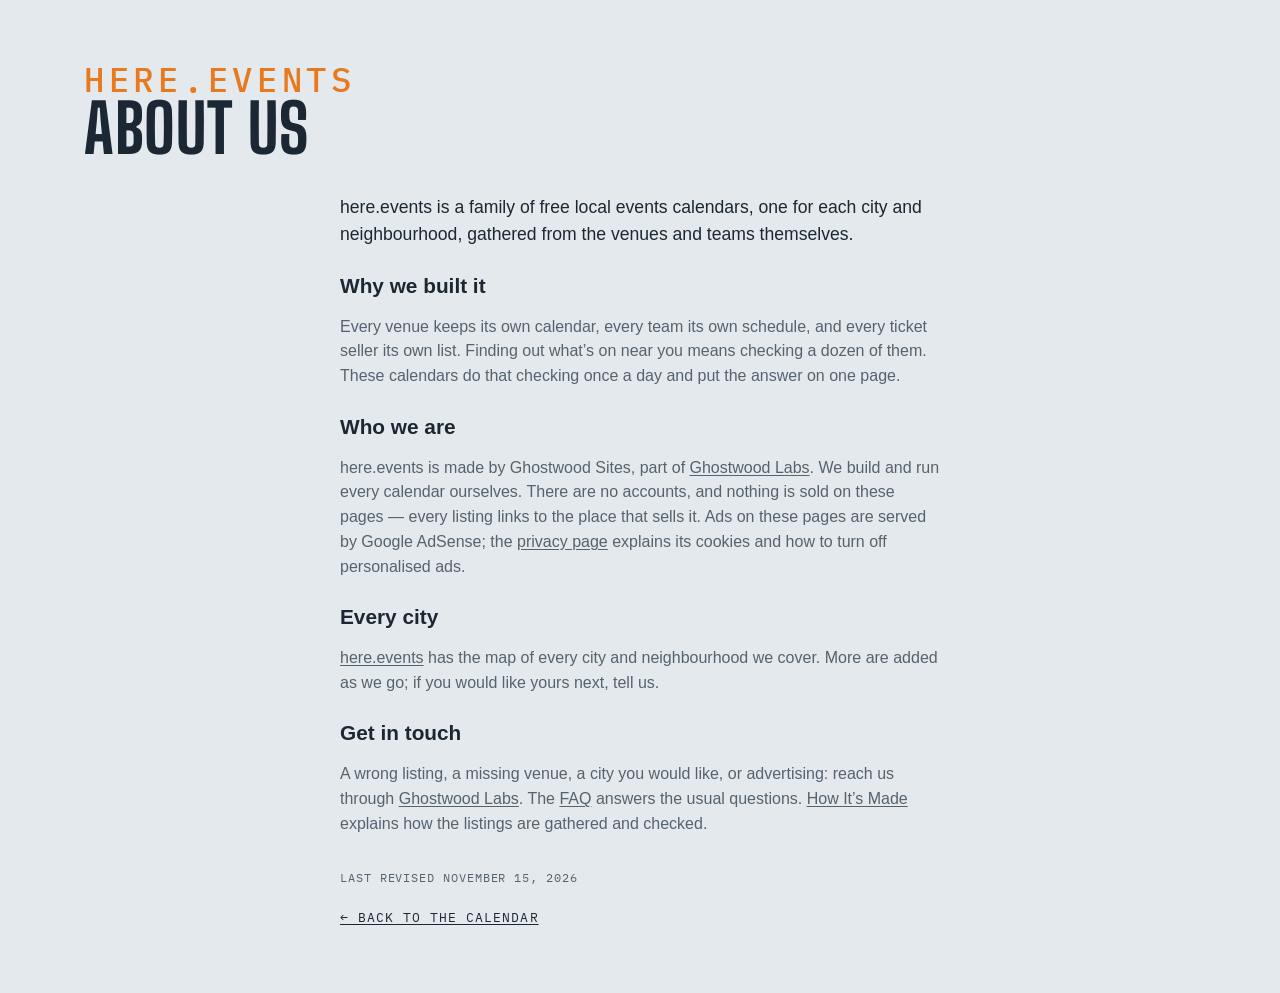
<file: site/about.html>
<!DOCTYPE html>
<html lang="en">
<head>
<meta charset="utf-8">
<meta name="viewport" content="width=device-width, initial-scale=1, viewport-fit=cover">
<meta name="theme-color" media="(prefers-color-scheme: light)" content="#edf1f4">
<meta name="theme-color" media="(prefers-color-scheme: dark)" content="#141a20">
<script>
  try {
    var t = localStorage.getItem('lqa-theme');
    var PHONE = '(max-width: 640px), (pointer: coarse) and (max-height: 500px)';
    if ((t === 'light' || t === 'dark') && !matchMedia(PHONE).matches) document.documentElement.dataset.theme = t;
  } catch (e) { /* no storage — system it is */ }
</script>
<title>About Us — here.events</title>
<meta name="description" content="About here.events: free local events calendars for each city and neighbourhood, gathered from the venues and teams themselves.">
<link rel="canonical" href="https://seattle.here.events/about.html">
<link rel="icon" href="favicon.svg" type="image/svg+xml">
<link rel="preconnect" href="https://fonts.googleapis.com">
<link rel="preconnect" href="https://fonts.gstatic.com" crossorigin>
<link href="https://fonts.googleapis.com/css2?family=Big+Shoulders:opsz,wght@10..72,500;10..72,700&family=IBM+Plex+Mono:wght@400;500&display=swap" rel="stylesheet">
<link rel="stylesheet" href="styles.css?v=__V__">
<script src="city.js?v=__V__"></script>
</head>
<body>

<!-- the Ghostwood Labs mark, drawn once; the masthead and the footer <use> it -->
<svg width="0" height="0" style="position:absolute" aria-hidden="true">
  <symbol id="gw-mark" viewBox="0 0 576 576">
    <g fill="none" stroke="currentColor" stroke-width="24" stroke-linecap="round" stroke-linejoin="round">
      <path d="M300.19 51.03A26 26 0 0 1 275.81 51.03L235.63 29.71A26 26 0 0 0 210.57 30.08L103.63 91.02A26 26 0 0 0 90.5 113.61L90.5 161.4A26 26 0 0 1 77.38 183.98L39.62 205.52A26 26 0 0 0 26.5 228.1L26.5 347.9A26 26 0 0 0 39.62 370.48L77.38 392.02A26 26 0 0 1 90.5 414.6L90.5 462.39A26 26 0 0 0 103.63 484.98L210.57 545.92A26 26 0 0 0 235.63 546.29L275.81 524.97A26 26 0 0 1 300.19 524.97L340.37 546.29A26 26 0 0 0 365.43 545.92L472.37 484.98A26 26 0 0 0 485.5 462.39L485.5 414.6A26 26 0 0 1 498.62 392.02L536.38 370.48A26 26 0 0 0 549.5 347.9L549.5 228.1A26 26 0 0 0 536.38 205.52L498.62 183.98A26 26 0 0 1 485.5 161.4L485.5 113.61A26 26 0 0 0 472.37 91.02L365.43 30.08A26 26 0 0 0 340.37 29.71L300.19 51.03Z"/>
      <path d="M288 57.5L288 177.5"/>
      <path d="M288 518.5L288 403.5"/>
      <path d="M90.5 176.5L144.63 204.58A26 26 0 0 0 169.19 204.26L209.58 181.92A26 26 0 0 0 223 159.17L223 101.5L158.5 137.5"/>
      <path d="M485.5 176.5L431.37 204.58A26 26 0 0 1 406.81 204.26L366.42 181.92A26 26 0 0 1 353 159.17L353 101.5L417.5 137.5"/>
      <path d="M157 211L157 287.5"/>
      <path d="M419 211L419 287.5"/>
      <path d="M90.5 399.5L144.63 371.42A26 26 0 0 1 169.19 371.74L209.58 394.08A26 26 0 0 1 223 416.83L223 474.5L158.5 438.5"/>
      <path d="M485.5 399.5L431.37 371.42A26 26 0 0 0 406.81 371.74L366.42 394.08A26 26 0 0 0 353 416.83L353 474.5L417.5 438.5"/>
      <path d="M26.5 288L92 325.5L92 250.5"/>
      <path d="M549.5 288L484 325.5L484 250.5"/>
    </g>
  </symbol>
</svg>

<!-- About us (Steve, 2026-10-29: "Create an about us section just to the left of FAQ, make it work
     the same"): one shared page for every city, word for word, like the FAQ. Styled by .ad-page. -->
<header class="masthead">
  <div class="masthead-text">
    <p class="eyebrow">here.events</p>
    <h1>About Us</h1>
  </div>
</header>
<main class="ad-page about-page">
  <p class="ad-lead">here.events is a family of free local events calendars, one for each city and neighbourhood, gathered from the venues and teams themselves.</p>

  <h2>Why we built it</h2>
  <p>Every venue keeps its own calendar, every team its own schedule, and every ticket seller its own list. Finding out what’s on near you means checking a dozen of them. These calendars do that checking once a day and put the answer on one page.</p>

  <h2>Who we are</h2>
  <p>here.events is made by Ghostwood Sites, part of <a href="https://ghostwoodlabs.com/" rel="noopener">Ghostwood Labs</a>. We build and run every calendar ourselves. There are no accounts, and nothing is sold on these pages — every listing links to the place that sells it. Ads on these pages are served by Google AdSense; the <a href="https://here.events/privacy/">privacy page</a> explains its cookies and how to turn off personalised ads.</p>

  <h2>Every city</h2>
  <p><a href="https://here.events/">here.events</a> has the map of every city and neighbourhood we cover. More are added as we go; if you would like yours next, tell us.</p>

  <h2>Get in touch</h2>
  <p>A wrong listing, a missing venue, a city you would like, or advertising: reach us through <a href="https://ghostwoodlabs.com/" rel="noopener">Ghostwood Labs</a>. The <a href="faq.html">FAQ</a> answers the usual questions. <a href="how.html">How It’s Made</a> explains how the listings are gathered and checked.</p>

  <p class="ad-revised">Last revised <time datetime="2026-11-15">November 15, 2026</time></p>
  <a class="ad-back" href="./">← Back to the calendar</a>
</main>
</body>
</html>
</file>
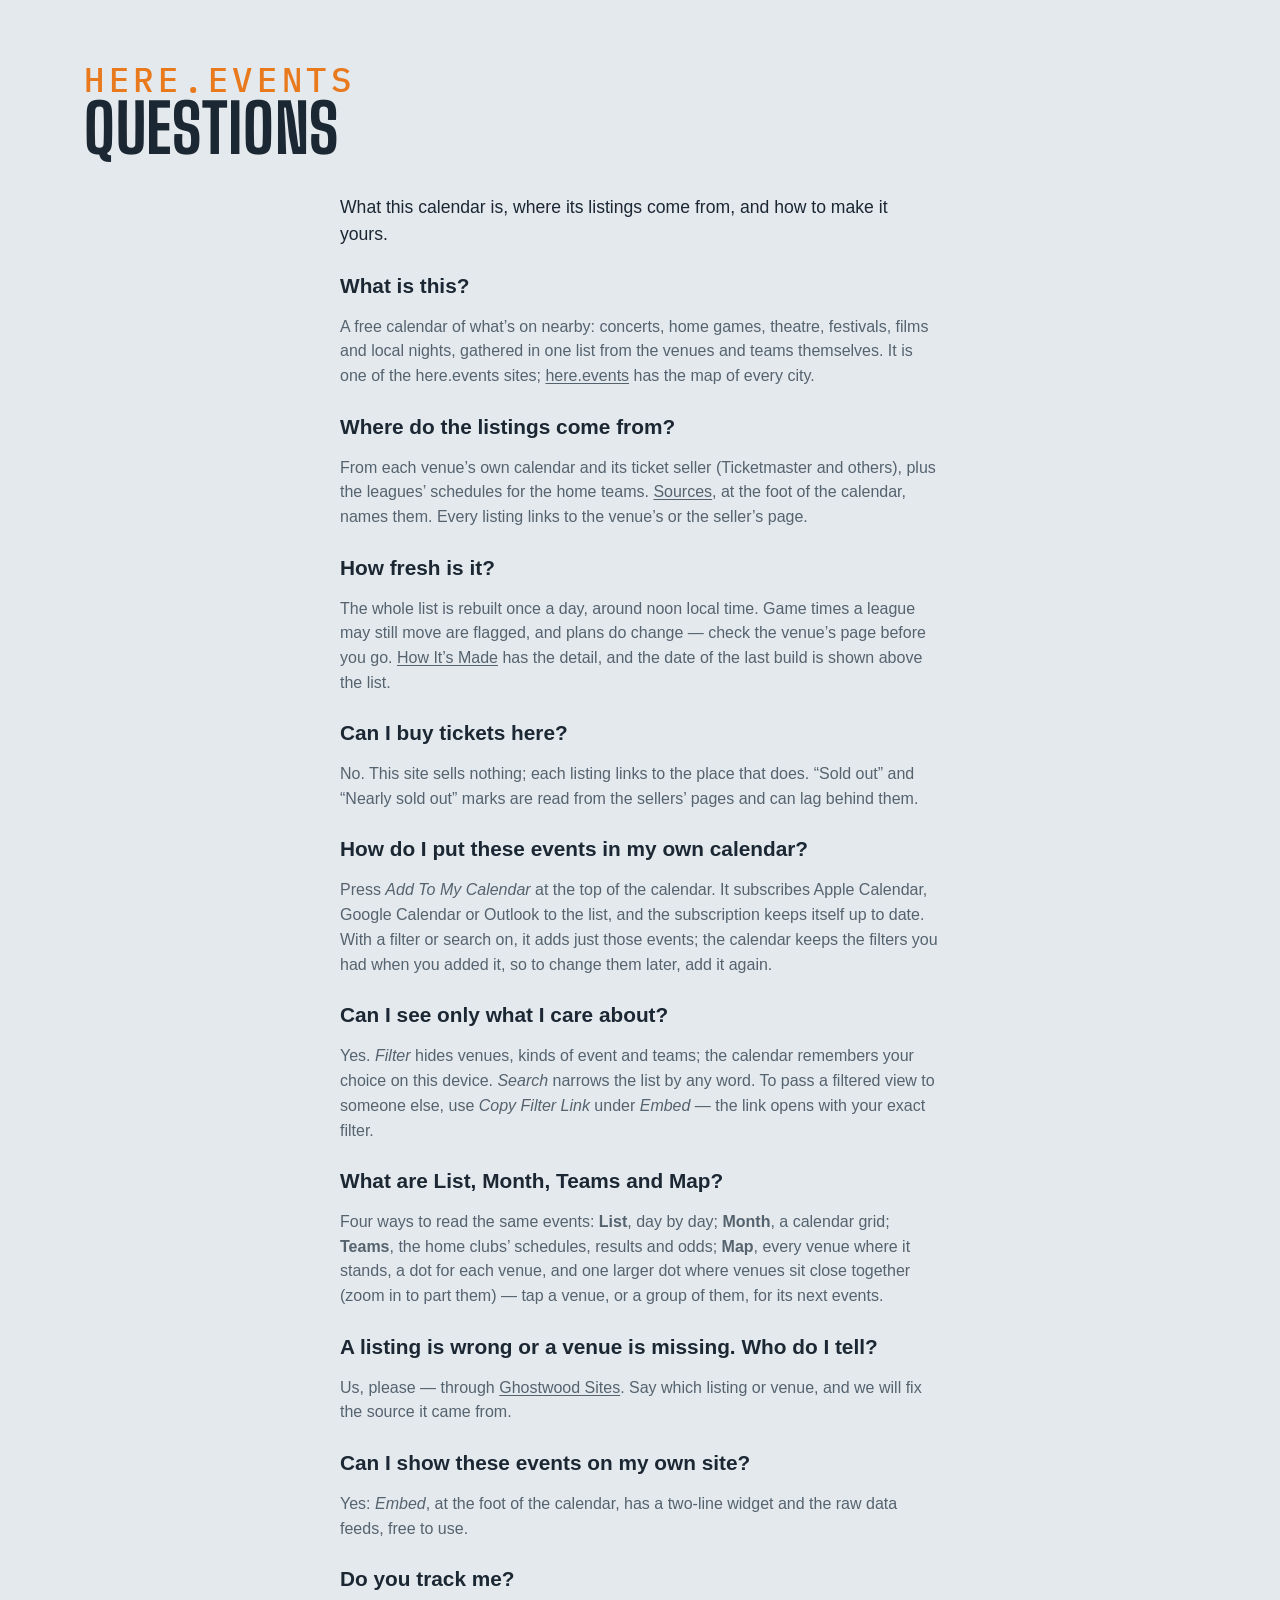
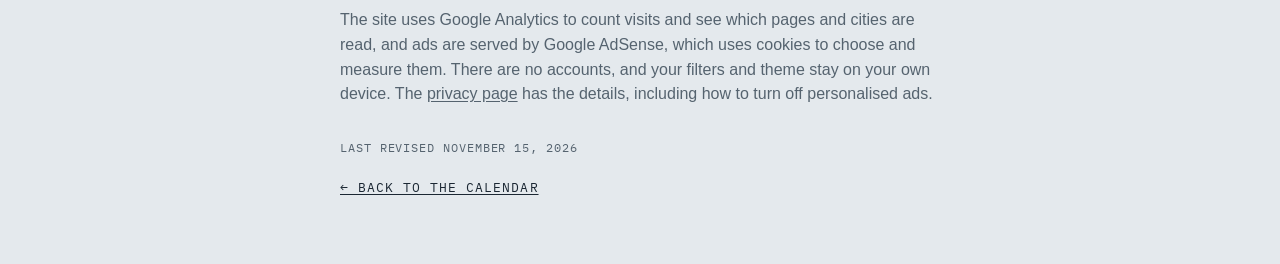
<file: site/faq.html>
<!DOCTYPE html>
<html lang="en">
<head>
<meta charset="utf-8">
<meta name="viewport" content="width=device-width, initial-scale=1, viewport-fit=cover">
<meta name="theme-color" media="(prefers-color-scheme: light)" content="#edf1f4">
<meta name="theme-color" media="(prefers-color-scheme: dark)" content="#141a20">
<script>
  try {
    var t = localStorage.getItem('lqa-theme');
    var PHONE = '(max-width: 640px), (pointer: coarse) and (max-height: 500px)';
    if ((t === 'light' || t === 'dark') && !matchMedia(PHONE).matches) document.documentElement.dataset.theme = t;
  } catch (e) { /* no storage — system it is */ }
</script>
<title>Questions — here.events</title>
<meta name="description" content="Questions about this events calendar: where the listings come from, how fresh they are, and how to put them in your own calendar.">
<link rel="canonical" href="https://seattle.here.events/faq.html">
<link rel="icon" href="favicon.svg" type="image/svg+xml">
<link rel="preconnect" href="https://fonts.googleapis.com">
<link rel="preconnect" href="https://fonts.gstatic.com" crossorigin>
<link href="https://fonts.googleapis.com/css2?family=Big+Shoulders:opsz,wght@10..72,500;10..72,700&family=IBM+Plex+Mono:wght@400;500&display=swap" rel="stylesheet">
<link rel="stylesheet" href="styles.css?v=__V__">
<script src="city.js?v=__V__"></script>
</head>
<body>

<!-- the Ghostwood Labs mark, drawn once; the masthead and the footer <use> it -->
<svg width="0" height="0" style="position:absolute" aria-hidden="true">
  <symbol id="gw-mark" viewBox="0 0 576 576">
    <g fill="none" stroke="currentColor" stroke-width="24" stroke-linecap="round" stroke-linejoin="round">
      <path d="M300.19 51.03A26 26 0 0 1 275.81 51.03L235.63 29.71A26 26 0 0 0 210.57 30.08L103.63 91.02A26 26 0 0 0 90.5 113.61L90.5 161.4A26 26 0 0 1 77.38 183.98L39.62 205.52A26 26 0 0 0 26.5 228.1L26.5 347.9A26 26 0 0 0 39.62 370.48L77.38 392.02A26 26 0 0 1 90.5 414.6L90.5 462.39A26 26 0 0 0 103.63 484.98L210.57 545.92A26 26 0 0 0 235.63 546.29L275.81 524.97A26 26 0 0 1 300.19 524.97L340.37 546.29A26 26 0 0 0 365.43 545.92L472.37 484.98A26 26 0 0 0 485.5 462.39L485.5 414.6A26 26 0 0 1 498.62 392.02L536.38 370.48A26 26 0 0 0 549.5 347.9L549.5 228.1A26 26 0 0 0 536.38 205.52L498.62 183.98A26 26 0 0 1 485.5 161.4L485.5 113.61A26 26 0 0 0 472.37 91.02L365.43 30.08A26 26 0 0 0 340.37 29.71L300.19 51.03Z"/>
      <path d="M288 57.5L288 177.5"/>
      <path d="M288 518.5L288 403.5"/>
      <path d="M90.5 176.5L144.63 204.58A26 26 0 0 0 169.19 204.26L209.58 181.92A26 26 0 0 0 223 159.17L223 101.5L158.5 137.5"/>
      <path d="M485.5 176.5L431.37 204.58A26 26 0 0 1 406.81 204.26L366.42 181.92A26 26 0 0 1 353 159.17L353 101.5L417.5 137.5"/>
      <path d="M157 211L157 287.5"/>
      <path d="M419 211L419 287.5"/>
      <path d="M90.5 399.5L144.63 371.42A26 26 0 0 1 169.19 371.74L209.58 394.08A26 26 0 0 1 223 416.83L223 474.5L158.5 438.5"/>
      <path d="M485.5 399.5L431.37 371.42A26 26 0 0 0 406.81 371.74L366.42 394.08A26 26 0 0 0 353 416.83L353 474.5L417.5 438.5"/>
      <path d="M26.5 288L92 325.5L92 250.5"/>
      <path d="M549.5 288L484 325.5L484 250.5"/>
    </g>
  </symbol>
</svg>

<!-- The FAQ (Steve, 2026-10-28, queued "creating a FAQ page"): one shared page for
     every city, word for word, "here.events" over the heading on every site (Steve,
     2026-10-29: "FAQ doesn't need the city/neighboorhood"). Styled by .ad-page in styles.css, like Advertise. -->
<header class="masthead">
  <div class="masthead-text">
    <p class="eyebrow">here.events</p>
    <h1>Questions</h1>
  </div>
</header>
<main class="ad-page faq-page">
  <p class="ad-lead">What this calendar is, where its listings come from, and how to make it yours.</p>

  <h2>What is this?</h2>
  <p>A free calendar of what’s on nearby: concerts, home games, theatre, festivals, films and local nights, gathered in one list from the venues and teams themselves. It is one of the here.events sites; <a href="https://here.events/">here.events</a> has the map of every city.</p>

  <h2>Where do the listings come from?</h2>
  <p>From each venue’s own calendar and its ticket seller (Ticketmaster and others), plus the leagues’ schedules for the home teams. <a href="sources.html">Sources</a>, at the foot of the calendar, names them. Every listing links to the venue’s or the seller’s page.</p>

  <h2>How fresh is it?</h2>
  <p>The whole list is rebuilt once a day, around noon local time. Game times a league may still move are flagged, and plans do change — check the venue’s page before you go. <a href="how.html">How It’s Made</a> has the detail, and the date of the last build is shown above the list.</p>

  <h2>Can I buy tickets here?</h2>
  <p>No. This site sells nothing; each listing links to the place that does. “Sold out” and “Nearly sold out” marks are read from the sellers’ pages and can lag behind them.</p>

  <h2>How do I put these events in my own calendar?</h2>
  <p>Press <em>Add To My Calendar</em> at the top of the calendar. It subscribes Apple Calendar, Google Calendar or Outlook to the list, and the subscription keeps itself up to date. With a filter or search on, it adds just those events; the calendar keeps the filters you had when you added it, so to change them later, add it again.</p>

  <h2>Can I see only what I care about?</h2>
  <p>Yes. <em>Filter</em> hides venues, kinds of event and teams; the calendar remembers your choice on this device. <em>Search</em> narrows the list by any word. To pass a filtered view to someone else, use <em>Copy Filter Link</em> under <em>Embed</em> — the link opens with your exact filter.</p>

  <h2>What are List, Month, Teams and Map?</h2>
  <p>Four ways to read the same events: <strong>List</strong>, day by day; <strong>Month</strong>, a calendar grid; <strong>Teams</strong>, the home clubs’ schedules, results and odds; <strong>Map</strong>, every venue where it stands, a dot for each venue, and one larger dot where venues sit close together (zoom in to part them) — tap a venue, or a group of them, for its next events.</p>

  <h2>A listing is wrong or a venue is missing. Who do I tell?</h2>
  <p>Us, please — through <a href="https://ghostwoodlabs.com/" rel="noopener">Ghostwood Sites</a>. Say which listing or venue, and we will fix the source it came from.</p>

  <h2>Can I show these events on my own site?</h2>
  <p>Yes: <em>Embed</em>, at the foot of the calendar, has a two-line widget and the raw data feeds, free to use.</p>

  <h2>Do you track me?</h2>
  <p>The site uses Google Analytics to count visits and see which pages and cities are read, and ads are served by Google AdSense, which uses cookies to choose and measure them. There are no accounts, and your filters and theme stay on your own device. The <a href="https://here.events/privacy/">privacy page</a> has the details, including how to turn off personalised ads.</p>

  <p class="ad-revised">Last revised <time datetime="2026-11-15">November 15, 2026</time></p>
  <a class="ad-back" href="./">← Back to the calendar</a>
</main>
</body>
</html>
</file>
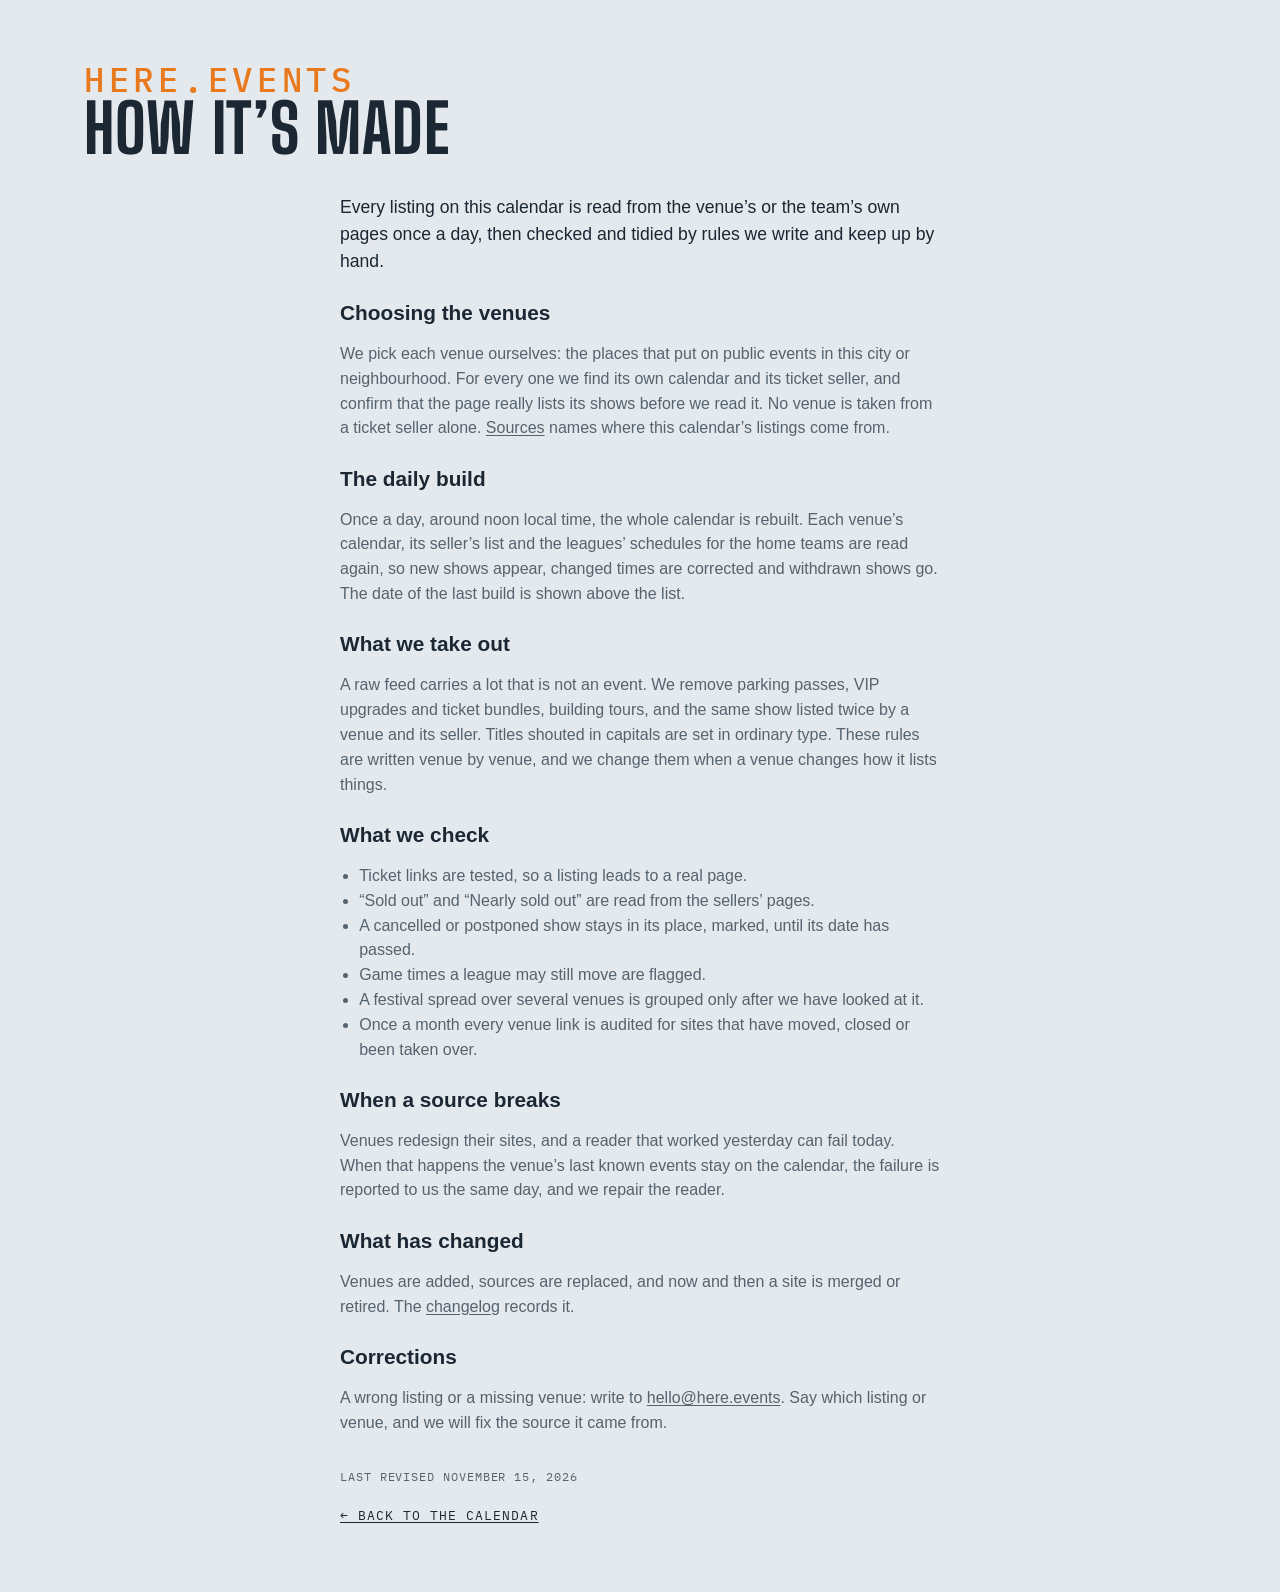
<file: site/how.html>
<!DOCTYPE html>
<html lang="en">
<head>
<meta charset="utf-8">
<meta name="viewport" content="width=device-width, initial-scale=1, viewport-fit=cover">
<meta name="theme-color" media="(prefers-color-scheme: light)" content="#edf1f4">
<meta name="theme-color" media="(prefers-color-scheme: dark)" content="#141a20">
<script>
  try {
    var t = localStorage.getItem('lqa-theme');
    var PHONE = '(max-width: 640px), (pointer: coarse) and (max-height: 500px)';
    if ((t === 'light' || t === 'dark') && !matchMedia(PHONE).matches) document.documentElement.dataset.theme = t;
  } catch (e) {}
</script>
<title>How This Calendar Is Made — here.events</title>
<meta name="description" content="How the here.events calendars are made: which venues are chosen, what is read each day, what is taken out by hand, and what is checked before a listing is published.">
<link rel="canonical" href="https://seattle.here.events/how.html">
<link rel="icon" href="favicon.svg" type="image/svg+xml">
<link rel="preconnect" href="https://fonts.googleapis.com">
<link rel="preconnect" href="https://fonts.gstatic.com" crossorigin>
<link href="https://fonts.googleapis.com/css2?family=Big+Shoulders:opsz,wght@10..72,500;10..72,700&family=IBM+Plex+Mono:wght@400;500&display=swap" rel="stylesheet">
<link rel="stylesheet" href="styles.css?v=__V__">
<script src="city.js?v=__V__"></script>
</head>
<body>

<svg width="0" height="0" style="position:absolute" aria-hidden="true">
  <symbol id="gw-mark" viewBox="0 0 576 576">
    <g fill="none" stroke="currentColor" stroke-width="24" stroke-linecap="round" stroke-linejoin="round">
      <path d="M300.19 51.03A26 26 0 0 1 275.81 51.03L235.63 29.71A26 26 0 0 0 210.57 30.08L103.63 91.02A26 26 0 0 0 90.5 113.61L90.5 161.4A26 26 0 0 1 77.38 183.98L39.62 205.52A26 26 0 0 0 26.5 228.1L26.5 347.9A26 26 0 0 0 39.62 370.48L77.38 392.02A26 26 0 0 1 90.5 414.6L90.5 462.39A26 26 0 0 0 103.63 484.98L210.57 545.92A26 26 0 0 0 235.63 546.29L275.81 524.97A26 26 0 0 1 300.19 524.97L340.37 546.29A26 26 0 0 0 365.43 545.92L472.37 484.98A26 26 0 0 0 485.5 462.39L485.5 414.6A26 26 0 0 1 498.62 392.02L536.38 370.48A26 26 0 0 0 549.5 347.9L549.5 228.1A26 26 0 0 0 536.38 205.52L498.62 183.98A26 26 0 0 1 485.5 161.4L485.5 113.61A26 26 0 0 0 472.37 91.02L365.43 30.08A26 26 0 0 0 340.37 29.71L300.19 51.03Z"/>
      <path d="M288 57.5L288 177.5"/>
      <path d="M288 518.5L288 403.5"/>
      <path d="M90.5 176.5L144.63 204.58A26 26 0 0 0 169.19 204.26L209.58 181.92A26 26 0 0 0 223 159.17L223 101.5L158.5 137.5"/>
      <path d="M485.5 176.5L431.37 204.58A26 26 0 0 1 406.81 204.26L366.42 181.92A26 26 0 0 1 353 159.17L353 101.5L417.5 137.5"/>
      <path d="M157 211L157 287.5"/>
      <path d="M419 211L419 287.5"/>
      <path d="M90.5 399.5L144.63 371.42A26 26 0 0 1 169.19 371.74L209.58 394.08A26 26 0 0 1 223 416.83L223 474.5L158.5 438.5"/>
      <path d="M485.5 399.5L431.37 371.42A26 26 0 0 0 406.81 371.74L366.42 394.08A26 26 0 0 0 353 416.83L353 474.5L417.5 438.5"/>
      <path d="M26.5 288L92 325.5L92 250.5"/>
      <path d="M549.5 288L484 325.5L484 250.5"/>
    </g>
  </symbol>
</svg>

<header class="masthead">
  <div class="masthead-text">
    <p class="eyebrow">here.events</p>
    <h1>How It’s Made</h1>
  </div>
</header>
<main class="ad-page how-page">
  <p class="ad-lead">Every listing on this calendar is read from the venue’s or the team’s own pages once a day, then checked and tidied by rules we write and keep up by hand.</p>

  <h2>Choosing the venues</h2>
  <p>We pick each venue ourselves: the places that put on public events in this city or neighbourhood. For every one we find its own calendar and its ticket seller, and confirm that the page really lists its shows before we read it. No venue is taken from a ticket seller alone. <a href="sources.html">Sources</a> names where this calendar’s listings come from.</p>

  <h2>The daily build</h2>
  <p>Once a day, around noon local time, the whole calendar is rebuilt. Each venue’s calendar, its seller’s list and the leagues’ schedules for the home teams are read again, so new shows appear, changed times are corrected and withdrawn shows go. The date of the last build is shown above the list.</p>

  <h2>What we take out</h2>
  <p>A raw feed carries a lot that is not an event. We remove parking passes, VIP upgrades and ticket bundles, building tours, and the same show listed twice by a venue and its seller. Titles shouted in capitals are set in ordinary type. These rules are written venue by venue, and we change them when a venue changes how it lists things.</p>

  <h2>What we check</h2>
  <ul>
    <li>Ticket links are tested, so a listing leads to a real page.</li>
    <li>“Sold out” and “Nearly sold out” are read from the sellers’ pages.</li>
    <li>A cancelled or postponed show stays in its place, marked, until its date has passed.</li>
    <li>Game times a league may still move are flagged.</li>
    <li>A festival spread over several venues is grouped only after we have looked at it.</li>
    <li>Once a month every venue link is audited for sites that have moved, closed or been taken over.</li>
  </ul>

  <h2>When a source breaks</h2>
  <p>Venues redesign their sites, and a reader that worked yesterday can fail today. When that happens the venue’s last known events stay on the calendar, the failure is reported to us the same day, and we repair the reader.</p>

  <h2>What has changed</h2>
  <p>Venues are added, sources are replaced, and now and then a site is merged or retired. The <a href="https://here.events/changelog/">changelog</a> records it.</p>

  <h2>Corrections</h2>
  <p>A wrong listing or a missing venue: write to <a href="mailto:hello@here.events">hello@here.events</a>. Say which listing or venue, and we will fix the source it came from.</p>

  <p class="ad-revised">Last revised <time datetime="2026-11-15">November 15, 2026</time></p>
  <a class="ad-back" href="./">← Back to the calendar</a>
</main>
</body>
</html>
</file>
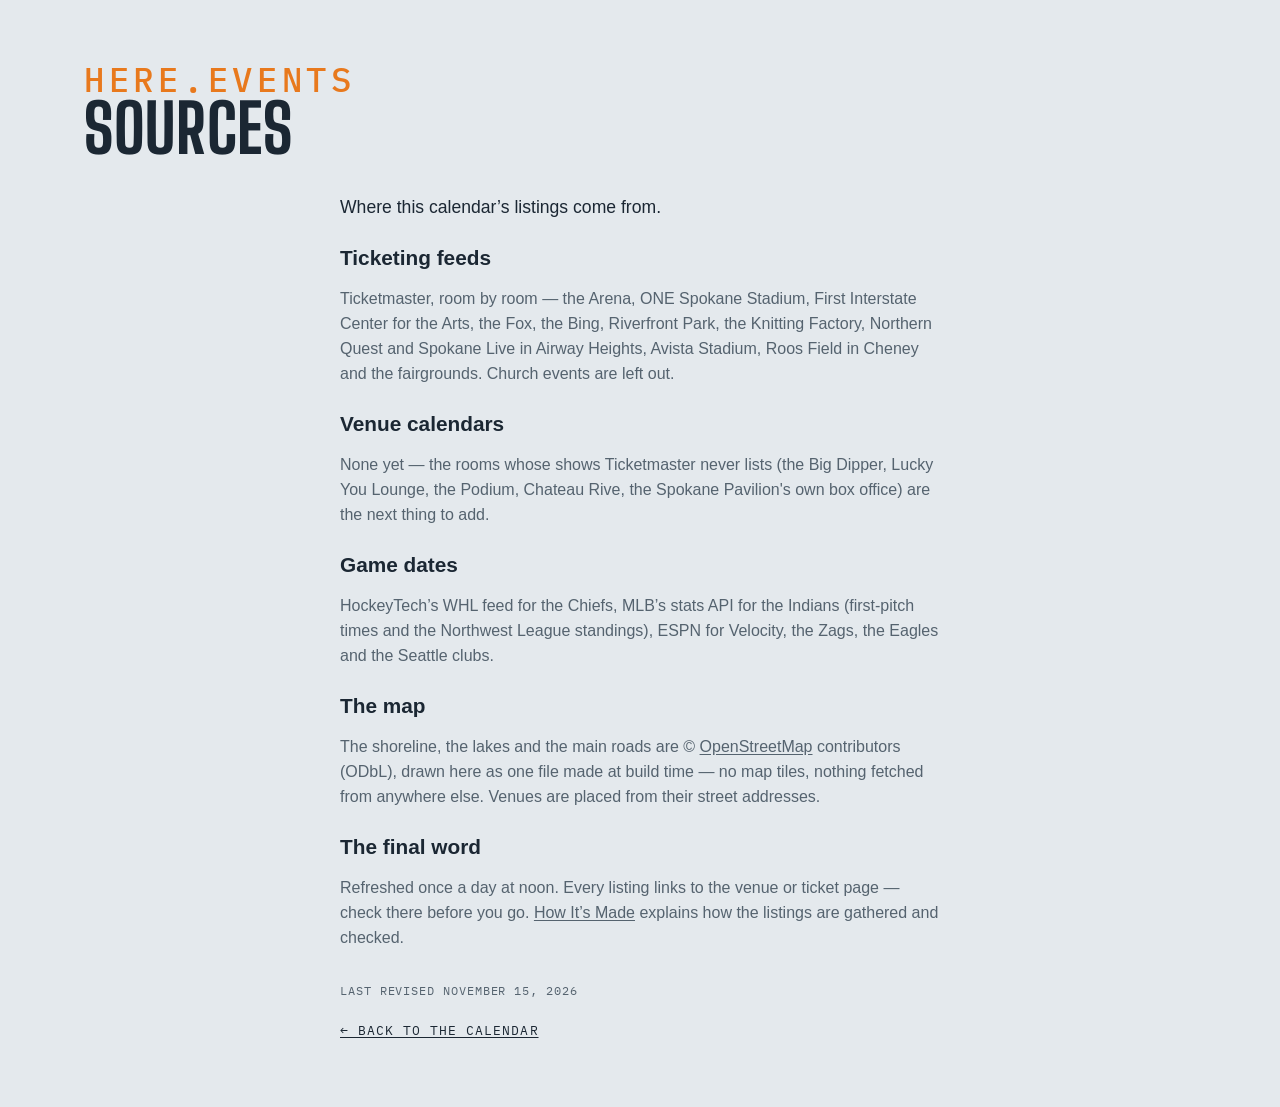
<file: site/sources.html>
<!DOCTYPE html>
<html lang="en">
<head>
<meta charset="utf-8">
<meta name="viewport" content="width=device-width, initial-scale=1, viewport-fit=cover">
<meta name="theme-color" media="(prefers-color-scheme: light)" content="#edf1f4">
<meta name="theme-color" media="(prefers-color-scheme: dark)" content="#141a20">
<script>
  try {
    var t = localStorage.getItem('lqa-theme');
    var PHONE = '(max-width: 640px), (pointer: coarse) and (max-height: 500px)';
    if ((t === 'light' || t === 'dark') && !matchMedia(PHONE).matches) document.documentElement.dataset.theme = t;
  } catch (e) { /* no storage — system it is */ }
</script>
<title>Sources — here.events</title>
<meta name="description" content="Where this events calendar’s listings come from: the ticket sellers, the venues’ own calendars and the leagues’ schedules.">
<link rel="icon" href="favicon.svg" type="image/svg+xml">
<link rel="preconnect" href="https://fonts.googleapis.com">
<link rel="preconnect" href="https://fonts.gstatic.com" crossorigin>
<link href="https://fonts.googleapis.com/css2?family=Big+Shoulders:opsz,wght@10..72,500;10..72,700&family=IBM+Plex+Mono:wght@400;500&display=swap" rel="stylesheet">
<link rel="stylesheet" href="styles.css?v=__V__">
<script src="city.js?v=__V__"></script>
</head>
<body>

<!-- the Ghostwood Labs mark, drawn once; the masthead and the footer <use> it -->
<svg width="0" height="0" style="position:absolute" aria-hidden="true">
  <symbol id="gw-mark" viewBox="0 0 576 576">
    <g fill="none" stroke="currentColor" stroke-width="24" stroke-linecap="round" stroke-linejoin="round">
      <path d="M300.19 51.03A26 26 0 0 1 275.81 51.03L235.63 29.71A26 26 0 0 0 210.57 30.08L103.63 91.02A26 26 0 0 0 90.5 113.61L90.5 161.4A26 26 0 0 1 77.38 183.98L39.62 205.52A26 26 0 0 0 26.5 228.1L26.5 347.9A26 26 0 0 0 39.62 370.48L77.38 392.02A26 26 0 0 1 90.5 414.6L90.5 462.39A26 26 0 0 0 103.63 484.98L210.57 545.92A26 26 0 0 0 235.63 546.29L275.81 524.97A26 26 0 0 1 300.19 524.97L340.37 546.29A26 26 0 0 0 365.43 545.92L472.37 484.98A26 26 0 0 0 485.5 462.39L485.5 414.6A26 26 0 0 1 498.62 392.02L536.38 370.48A26 26 0 0 0 549.5 347.9L549.5 228.1A26 26 0 0 0 536.38 205.52L498.62 183.98A26 26 0 0 1 485.5 161.4L485.5 113.61A26 26 0 0 0 472.37 91.02L365.43 30.08A26 26 0 0 0 340.37 29.71L300.19 51.03Z"/>
      <path d="M288 57.5L288 177.5"/>
      <path d="M288 518.5L288 403.5"/>
      <path d="M90.5 176.5L144.63 204.58A26 26 0 0 0 169.19 204.26L209.58 181.92A26 26 0 0 0 223 159.17L223 101.5L158.5 137.5"/>
      <path d="M485.5 176.5L431.37 204.58A26 26 0 0 1 406.81 204.26L366.42 181.92A26 26 0 0 1 353 159.17L353 101.5L417.5 137.5"/>
      <path d="M157 211L157 287.5"/>
      <path d="M419 211L419 287.5"/>
      <path d="M90.5 399.5L144.63 371.42A26 26 0 0 1 169.19 371.74L209.58 394.08A26 26 0 0 1 223 416.83L223 474.5L158.5 438.5"/>
      <path d="M485.5 399.5L431.37 371.42A26 26 0 0 0 406.81 371.74L366.42 394.08A26 26 0 0 0 353 416.83L353 474.5L417.5 438.5"/>
      <path d="M26.5 288L92 325.5L92 250.5"/>
      <path d="M549.5 288L484 325.5L484 250.5"/>
    </g>
  </symbol>
</svg>

<!-- The sources (Steve, 2026-10-29: "make it work like FAQ"): moved here from the footer's
     floating panel. "here.events" over the heading like the FAQ, but the text below is this
     city's own — each city keeps its own sources.html. Styled by .ad-page in styles.css. -->
<header class="masthead">
  <div class="masthead-text">
    <p class="eyebrow">here.events</p>
    <h1>Sources</h1>
  </div>
</header>
<main class="ad-page sources-page">
  <p class="ad-lead">Where this calendar’s listings come from.</p>

  <h2>Ticketing feeds</h2>
  <p>Ticketmaster, room by room — the Arena, ONE Spokane Stadium, First Interstate Center for the Arts, the Fox, the Bing, Riverfront Park, the Knitting Factory, Northern Quest and Spokane Live in Airway Heights, Avista Stadium, Roos Field in Cheney and the fairgrounds. Church events are left out.</p>

  <h2>Venue calendars</h2>
  <p>None yet — the rooms whose shows Ticketmaster never lists (the Big Dipper, Lucky You Lounge, the Podium, Chateau Rive, the Spokane Pavilion's own box office) are the next thing to add.</p>

  <h2>Game dates</h2>
  <p>HockeyTech’s WHL feed for the Chiefs, MLB’s stats API for the Indians (first-pitch times and the Northwest League standings), ESPN for Velocity, the Zags, the Eagles and the Seattle clubs.</p>

  <h2>The map</h2>
  <p>The shoreline, the lakes and the main roads are © <a href="https://www.openstreetmap.org/copyright" target="_blank" rel="noopener">OpenStreetMap</a> contributors (ODbL), drawn here as one file made at build time — no map tiles, nothing fetched from anywhere else. Venues are placed from their street addresses.</p>

  <h2>The final word</h2>
  <p>Refreshed once a day at noon. Every listing links to the venue or ticket page — check there before you go. <a href="how.html">How It’s Made</a> explains how the listings are gathered and checked.</p>

  <p class="ad-revised">Last revised <time datetime="2026-11-15">November 15, 2026</time></p>
  <a class="ad-back" href="./">← Back to the calendar</a>
</main>
</body>
</html>
</file>
<file: site/styles.css>
/* Lower Queen Anne Events — overcast-sky palette, marquee display type. */

:root {
  --sky: #e4e9ed;        /* overcast paper (a step down from #edf1f4, Steve 2026-10-12: "a little less glaring") */
  --mist: #f7f9fb;       /* card surface (was pure white) */
  --ink: #1b2733;        /* Puget ink */
  --ink-soft: #55636f;
  --ink-bright: #1b2733; /* the logo: pure white in the dark palette, ink here */
  --line: #c3ccd4;
  --gold: #e8791d;       /* Space Needle "Galaxy Gold" */
  --gold-soft: #fbe9d8;
  /* Color coding is muted (a step back from the pure primaries) and each
     group keeps to its own family so a dot or stripe reads as what it is:
     venues are cool (blue → violet → teal), event types are warm (yellow →
     orange → red → pink). */
  /* venue hues (chips, grid ticks, agenda tags): a sweep from teal through
     blue and violet to magenta, neighbors alternating light and dark */
  /* all three families sit a step back from the pure primaries: the same
     hues, less glare, so the stripes and ticks read after the titles */
  --v-arena: #9e2e2e; --v-onestadium: #9e5e2e; --v-fica: #9e8e2e; --v-convention: #7e9e2e; --v-fox: #4e9e2e; --v-bing: #2e9e3e; /* the rooms, one hue each (city.js cssVar), spread round the wheel */
  --v-riverfront: #2e9e6e; --v-mccarthey: #2e9e9e; --v-knitting: #2e6e9e; --v-nquest: #2e3e9e; --v-tribe: #4e2e9e; --v-avista: #7e2e9e;
  --v-roos: #9e2e8e; --v-fair: #9e2e5e;
  --venue-text: 72%;     /* how much of the venue hue the card's venue label keeps (light mode) */
  --tint: 26%;           /* the venue wash behind a series card (light mode; 13% in the dark palette) */
  --row-a: #f3f6f8; --row-b: #d6dde3; /* the list's rows alternate light and dark grey; only a series keeps its venue's hue (Steve, 2026-10-20) */
  /* event-type hues (calendar ticks, agenda right edge): concerts salmon and
     arts crimson keep clear of the brand orange; movies slate = "quiet" */
  --t-concert: #d9664f;
  --t-sports: #d4b106;
  --t-arts: #b8303f;
  --t-movie: #7a8a99;
  --t-community: #d63f9c;
  --t-expo: #2a9d8f;      /* conventions & expos: turquoise, the one hue the types didn't use */
  --t-bar: #c28a12;       /* bar nights: amber, an ale between the sports yellow and concert salmon */
  --alert: #e02b26;       /* cancelled / postponed notes: plain bright red */
  --barh-base: 3.4rem;   /* the pinned filter bar's height (chips 2.25rem + padding) */
  --titleh: 1.7rem;      /* the bar's title line (1.2rem + .5rem gap), added while scrolled */
  --barh: var(--barh-base); /* what the sticky things below the bar offset by */
  --rule: color-mix(in srgb, var(--line), var(--ink-soft)); /* list dividers: a step brighter than --line */
  /* the scorebug (the live game block, .tf-bug): a light panel in this theme, the broadcast's charcoal in the dark one (Steve, 2026-10-12: the charcoal panel on the light card looked bad) */
  --bug-bg: #f9fafb; --bug-frame: #c9d2da; --bug-ink: #1b2733; --bug-soft: #55636f; --bug-dim: #7c8894; --bug-rowline: #d5dce3; --bug-off: #b3bcc5; --bug-muted: #6b7784; --bug-score-bg: #ffffff; --bug-shadow: rgba(15, 25, 35, .10); --bug-redzone: #c8261f;
  --bug-bw: 1px; --frame: var(--line); --frame-w: 1px; /* the game block's frame and the bug's rules: hairlines in the card's line colour here, the 2px broadcast frame in the dark theme (Steve, 2026-10-12: "soften … the borders in general") */
  --cell-mix: 22%; --cell-ink: var(--ink); --cell-bar: 4px; --cell-shadow: none; /* the bug's team cells: a wash of the club colour with a bar of it at the left and ink type, instead of the solid cell ("soften the colors here") */
  --tick-mix: var(--ink); --tick-pct: 65%; /* the refresh countdown ring: the club's colour mixed toward ink here, toward white on the dark ground (the mix itself is written in the .tf-refresh rule: a token holding var(--team-2) would resolve here on :root, where no club colour exists, and come out empty) */
  --dot: color-mix(in srgb, var(--ink-soft) 40%, transparent); /* the dotted underline under the watch strip's links */
  --display: "Big Shoulders", "Arial Narrow", sans-serif;
  --body: -apple-system, BlinkMacSystemFont, "Segoe UI", "Helvetica Neue", sans-serif;
  --mono: "IBM Plex Mono", ui-monospace, Menlo, monospace;
}
/* Dark palette. Applies when the system prefers dark and the visitor hasn't
   picked Light, or whenever they've picked Dark (the toggle sets
   data-theme on <html>; "system" leaves it unset). The two blocks must
   stay identical — CSS has no way to give one ruleset two unrelated
   conditions. */
@media (prefers-color-scheme: dark) {
  :root:not([data-theme="light"]) {
    color-scheme: dark;
    --sky: #141a20; --mist: #1d252e; --ink: #e8edf1; --ink-soft: #9aa7b2; --ink-bright: #ffffff;
    --line: #333f4a; --gold: #f08a33; --gold-soft: #3a2a1a;
    --v-arena: #ea8686; --v-onestadium: #eab086; --v-fica: #eadb86; --v-convention: #cdea86; --v-fox: #a2ea86; --v-bing: #86ea94;
    --v-riverfront: #86eabf; --v-mccarthey: #86eaea; --v-knitting: #86bfea; --v-nquest: #8694ea; --v-tribe: #a286ea; --v-avista: #cd86ea;
    --v-roos: #ea86db; --v-fair: #ea86b0;
    --venue-text: 100%; --tint: 13%;
    --row-a: #1e252c; --row-b: #2c343c;
    --t-concert: #f0806a; --t-sports: #f2d21b; --t-arts: #d63a4f;
    --t-movie: #8b9db0; --t-community: #e660a8; --t-expo: #4fd1c5; --t-bar: #e3ad3c; --alert: #ff4b3e;
    --bug-bg: #2b2d30; --bug-frame: #c9cdd2; --bug-ink: #f4f4f4; --bug-soft: #d5d8dc; --bug-dim: #b9bec4; --bug-rowline: #5c6167; --bug-off: #6a6d72; --bug-muted: #4a4f56; --bug-score-bg: #fafafa; --bug-shadow: rgba(0, 0, 0, .35); --bug-redzone: #ff7b7b;
  --bug-bw: 2px; --frame: var(--ink-soft); --frame-w: 2px; --cell-mix: 100%; --cell-ink: #fff; --cell-bar: 0px; --cell-shadow: 0 1px 2px rgba(0, 0, 0, .5);
    --bug-bw: 2px; --frame: var(--ink-soft); --frame-w: 2px; --cell-mix: 100%; --cell-ink: #fff; --cell-bar: 0px; --cell-shadow: 0 1px 2px rgba(0, 0, 0, .5);
    --tick-mix: white; --tick-pct: 45%;
    --dot: color-mix(in srgb, var(--ink-soft) 60%, transparent);
  }
}
:root[data-theme="dark"] {
  color-scheme: dark;
  --sky: #141a20; --mist: #1d252e; --ink: #e8edf1; --ink-soft: #9aa7b2; --ink-bright: #ffffff;
  --line: #333f4a; --gold: #f08a33; --gold-soft: #3a2a1a;
  --v-arena: #ea8686; --v-onestadium: #eab086; --v-fica: #eadb86; --v-convention: #cdea86; --v-fox: #a2ea86; --v-bing: #86ea94;
  --v-riverfront: #86eabf; --v-mccarthey: #86eaea; --v-knitting: #86bfea; --v-nquest: #8694ea; --v-tribe: #a286ea; --v-avista: #cd86ea;
  --v-roos: #ea86db; --v-fair: #ea86b0;
  --venue-text: 100%; --tint: 13%;
  --row-a: #1e252c; --row-b: #2c343c;
  --t-concert: #f0806a; --t-sports: #f2d21b; --t-arts: #d63a4f;
  --t-movie: #8b9db0; --t-community: #e660a8; --t-expo: #4fd1c5; --t-bar: #e3ad3c; --alert: #ff4b3e;
  --bug-bg: #2b2d30; --bug-frame: #c9cdd2; --bug-ink: #f4f4f4; --bug-soft: #d5d8dc; --bug-dim: #b9bec4; --bug-rowline: #5c6167; --bug-off: #6a6d72; --bug-muted: #4a4f56; --bug-score-bg: #fafafa; --bug-shadow: rgba(0, 0, 0, .35); --bug-redzone: #ff7b7b;
  --tick-mix: white; --tick-pct: 45%;
  --dot: color-mix(in srgb, var(--ink-soft) 60%, transparent);
}
:root[data-theme="light"] { color-scheme: light; }

* { box-sizing: border-box; }
html { scroll-behavior: smooth; overflow-x: clip; } /* clip: the footer bleeds to the viewport edges */
@media (prefers-reduced-motion: reduce) { html { scroll-behavior: auto; } }
/* the page is 62rem wide, and steps wider on big screens so event names
   get a single line: the calendar column is fixed, so all of the extra
   width goes to the cards (the footer line follows) */
:root { --pagew: 62rem; }
@media (min-width: 1180px) { :root { --pagew: 72rem; } }
@media (min-width: 1360px) { :root { --pagew: 80rem; } }
body {
  /* no bottom padding: the sticky footer is the page's last thing, and any
     padding here would show as a blank band under it once the list is short.
     A column flex at least a viewport tall, so a short page (the Teams view
     with one team) still puts the footer at the bottom edge */
  display: flex; flex-direction: column; min-height: 100vh; min-height: 100dvh;
  margin: 0 auto; padding: 0 1.25rem; max-width: var(--pagew);
  background: var(--sky); color: var(--ink);
  font: 16px/1.55 var(--body);
}
/* flex items refuse to shrink below their content's minimum width, so one
   unwrappable line (a TV listing, the compact bar's title) would push a whole
   section past a phone's edge; let them shrink like blocks */
body > * { min-width: 0; }
a { color: inherit; text-underline-offset: 2px; }
:focus-visible { outline: 2px solid var(--ink-soft); outline-offset: 2px; }

/* ---- masthead ---- */
.masthead {
  display: flex; flex-wrap: wrap; gap: 1.5rem; align-items: flex-end;
  justify-content: space-between; padding: 2.5rem 0 1rem;
}
.eyebrow {
  font-family: var(--mono); font-size: .8rem; letter-spacing: .12em;
  text-transform: uppercase; color: var(--gold); margin: 0 0 .3rem;
}
h1 {
  font-family: var(--display); font-weight: 700; font-size: clamp(2.6rem, 7vw, 4.2rem);
  line-height: .92; text-transform: uppercase; letter-spacing: .01em; margin: 0;
}
.masthead-text { min-width: 0; max-width: 100%; } /* a flex item would grow to its widest line and push past a phone's edge */
/* "More Cities" (See All until 2026-10-13, Other Places until 2026-10-18): the pill before the theme pill, to the same map (Steve, 2026-10-12); in the pinned bar the chip's text folds away and the map glyph stays */
/* Add To My Calendar: the first of the masthead's tools (Steve, 2026-10-26, "should move here" — beside More Cities; in the bar from 2026-09-16 until then), sized like the More Cities pill beside it */
.masthead-tools #subscribeBtn { order: 3; display: inline-flex; align-items: center; gap: .45rem; min-height: calc(1.7rem + 8px); padding: 0 .95em; }
.masthead-tools #subscribeBtn svg { width: 1rem; height: 1rem; flex: none; }
.masthead-tools #subscribeBtn:hover { border-color: var(--ink-soft); }
.bar-title .masthead-tools #subscribeBtn { min-height: 1.7rem; padding: 0 .5em; } /* icon-only in the title line, like the pill (the label rule is .bar-title .masthead-tools .chip span) */
.masthead-tools .see-all { order: 4; display: inline-flex; align-items: center; gap: .45rem; min-height: calc(1.7rem + 8px); padding: 0 .95em; text-decoration: none; }
.masthead-tools .see-all svg { width: 1rem; height: 1rem; fill: none; stroke: currentColor; stroke-width: 1.6; stroke-linejoin: round; stroke-linecap: round; }
.masthead-tools .see-all:hover { border-color: var(--ink-soft); }
.bar-title .masthead-tools .see-all { min-height: 1.7rem; padding: 0 .5em; }
/* the mark and the name as one thing: the mark stretches to the text's
   height (eyebrow + title) and keeps square, in the footer mark's white */
.masthead { --mast-title: clamp(2.6rem, 7vw, 4.2rem); } /* the title's size; the eyebrow and the mark are cut from it */
.masthead h1 { font-size: var(--mast-title); }
/* the picture (Steve, 2026-09-21: line art, the Needle's crown the focus):
   the top of the Space Needle from the Highsmith aerial, traced to single
   smooth lines at build (a gradient-magnitude pass over the photo, see the
   memory note), a 4.5:1 window from the spire tip to the Queen Anne treeline
   with the Needle centred and the Cascades ridge behind
   (design/lqa-masthead-lines-gen.py). The
   drawing is a luminance mask (masthead-lines.png, white = line) over a box
   of ink, so the lines are the palette's own ink in either theme. A band
   behind the masthead, the Needle toward the right, dissolving into the page
   on every side — no hard edge where the art stops (Steve, 2026-09-21) */
.masthead { min-height: 11rem; overflow: hidden; isolation: isolate; } /* a slim band (Steve, 2026-09-20: minimal) */
.masthead-photo { /* the drawing fills the gap between the name and the theme pill (Steve, 2026-10-05: "in all the modes try to make it fill this space"): a flex item between them, as tall as the band (the negative margins reach over the band's padding) */
  order: 1; flex: 1 1 0; align-self: stretch; min-width: 0; z-index: -1;
  margin: -2.5rem 0 -1rem; pointer-events: none;
  background: #fff; opacity: .9; /* white lines on the dark palette, black on the light one (Steve: "white and black with antialiasing") */
  -webkit-mask-image: url(masthead-lines.png), linear-gradient(to right, transparent 0%, #000 10%, #000 92%, transparent 100%), linear-gradient(to bottom, #000 0%, #000 58%, transparent 100%);
  mask-image: url(masthead-lines.png), linear-gradient(to right, transparent 0%, #000 10%, #000 92%, transparent 100%), linear-gradient(to bottom, #000 0%, #000 58%, transparent 100%);
  -webkit-mask-size: auto 100%, 100% 100%, 100% 100%; mask-size: auto 100%, 100% 100%, 100% 100%; /* the drawing at the band's height, however wide the gap: the Needle stays whole, the ridge beside it shows as far as the gap allows */
  -webkit-mask-position: 50% 0%, 0 0, 0 0; mask-position: 50% 0%, 0 0, 0 0; /* the Needle is at the drawing's centre, so its spire is the centre of the gap at every width (Steve, 2026-10-05: "make the center the top of the needle") */
  -webkit-mask-repeat: no-repeat; mask-repeat: no-repeat;
  mask-mode: luminance, alpha, alpha;
  -webkit-mask-composite: source-in; mask-composite: intersect;
}
.masthead-tools { order: 2; }
:root[data-theme="light"] .masthead-photo { background: #000; opacity: .7; }
@media (prefers-color-scheme: light) { :root:not([data-theme="dark"]) .masthead-photo { background: #000; opacity: .7; } }
.masthead-text { position: relative; }
.masthead .eyebrow { font-size: calc(var(--mast-title) * .5); font-weight: 500; letter-spacing: .14em; margin-bottom: .1rem; line-height: 1; } /* "Seattle": half the title's size (Steve, 2026-09-16: twice the quarter it was), a shade bolder */
/* the masthead's tools (Steve, 2026-09-14): Add To My Calendar (back here
   2026-10-26), the More Cities pill and the theme pill at the masthead's
   right end — the bar below keeps its room for the switch, filters, search,
   the clubs and the season calendar chip */
.masthead { position: relative; }
.masthead-tools { display: flex; align-items: center; gap: .6rem; flex: none; margin-left: auto; }
.sub { color: var(--ink-soft); max-width: 34rem; margin: .8rem 0 0; }

.updated { /* the "Updated …" stamp: an eyebrow line under the title, spaced like the one above it */
  margin: .3rem 0 0; min-height: 1em;
}
/* Solid-ink pill with the page background as its text — a dark pill in
   light mode, a light one in dark — softened on hover (the event sheet's
   Tickets button). */
.btn-cal {
  display: inline-flex; align-items: center; gap: .55em; margin: auto 0;
  font: 600 1rem/1 var(--body); color: var(--sky); background: var(--ink);
  border: 0; border-radius: 999px; padding: .85em 1.4em .85em 1.15em; cursor: pointer;
  transition: background .15s, color .15s;
}
.btn-cal svg { width: 1.15em; height: 1.15em; flex: none; }
.btn-cal:hover { background: var(--ink-soft); color: var(--sky); }
/* the subscribe pop: app.js placeSubscribePop fixes it under the masthead's
   Add To My Calendar button (right edges aligned); these are the fallback
   position and the look */
.pop {
  position: absolute; right: 0; top: calc(100% + 1.1rem); z-index: 10;
  width: min(18rem, 100%); background: var(--mist); border: 1px solid var(--line);
  border-radius: 8px; padding: 1rem 1.1rem; box-shadow: 0 8px 28px rgba(15, 25, 35, .18);
  font-size: .92rem;
}
.pop p { margin: 0 0 .6rem; }
.pop > :last-child { margin-bottom: 0; }
/* everything in the pop sits on one centre line: the checkbox row, the
   three named calendar tiles, the QR / Copy Link chips, then the note */
.pop-tiles { display: grid; grid-template-columns: repeat(3, 4.6rem); justify-content: center; gap: .6rem; margin: 0 0 .7rem; }
.pop-tools { display: flex; justify-content: center; gap: .5rem; margin: 0 0 .9rem; }
.pop-tools .chip { display: inline-flex; align-items: center; gap: .4rem; text-decoration: none; padding: .45em .85em; }
.pop-tools .chip svg { width: 1rem; height: 1rem; flex: none; color: var(--gold); }
.pop-tools .chip:hover { border-color: var(--ink-soft); }
/* Copy Link: a check replaces the icon for a moment after copying */
.pop-tools .chip.is-done svg { display: none; }
.pop-tools .chip.is-done::before { content: "✓"; font-weight: 700; line-height: 1; }
.qr-panel { text-align: center; margin-bottom: .6rem; }
#qrImg {
  display: inline-block; width: 170px; height: 170px;
  background: #fff; padding: 6px; border-radius: 8px;
}
#qrImg svg { display: block; width: 100%; height: 100%; }
/* a tile: the service's icon over its name */
.tile {
  display: grid; justify-items: center; gap: .4rem;
  padding: .6rem .3rem .5rem; border: 1px solid var(--line); border-radius: 10px;
  background: var(--sky); text-decoration: none; color: var(--ink-soft);
}
.tile-logo { width: 2.4rem; height: 2.4rem; border-radius: 8px; object-fit: contain; }
.tile span { font-family: var(--mono); font-size: .62rem; text-transform: uppercase; letter-spacing: .08em; line-height: 1; }
.tile:hover { border-color: var(--ink-soft); color: var(--ink); }
/* ---- filter bar: one row of matching chips ---- */
/* Funnel (filters), Reset, Copy link, Add To Calendar, then the theme toggle
   at the right end. position: relative makes the bar the box the subscribe
   pop hangs from. */
.filterbar {
  display: flex; flex-wrap: nowrap; gap: .6rem; align-items: center;
  margin: .75rem 0 0; position: relative;
}
.filterbar > * { flex-shrink: 0; }
.filterbar .chip {
  display: inline-flex; align-items: center; gap: .45rem; min-height: 2.25rem;
  position: relative; /* for the visually-hidden labels in .is-tight */
}
.filterbar .chip svg { width: 1rem; height: 1rem; flex: none; }
.filterbar .chip:not(:disabled):hover { border-color: var(--ink-soft); }
/* the funnel's chevron is the panel's open/closed indicator. Its outline is
   deliberately the same whether or not a filter is active — Reset lighting
   up is the "something's filtered" signal. */
/* The bar can't wrap. When its content wouldn't fit — app.js measures and
   sets .is-tight — the view switch's words go (see .view-toggle); the labeled
   Add To My Calendar chip that used to shed its label here left the bar for
   the masthead 2026-10-26. */
/* the Teams chip is a switch: solid while its view is on show */
/* the view switch: list | month | home teams, a three-stop pill like the theme's (same rules, .view-toggle) */
.view-toggle[data-active="month"] .theme-knob { left: calc(3px + var(--tt)); }
.view-toggle[data-active="teams"] .theme-knob { left: calc(3px + 2 * var(--tt)); }
.view-toggle button[aria-checked="true"] { color: var(--sky); }
/* while the Teams view is up the agenda's own controls step aside — the
   filters, search, the Today floater, Add To Calendar and the phone's calendar chip */
html.teams-open .search-wrap,
html.teams-open .cal-toggle { display: none; } /* Add To Calendar stays: in Teams mode it offers the club's season feed */
html.teams-open #calToday { display: none; }
.cal-side:not(.is-float) .cal { margin-bottom: 1.6rem; } /* room for the TODAY tab below the docked card */
/* the search box: a chip that takes typing, a magnifier at its right end and
   no placeholder; it gives up width first when the row gets tight */
.filterbar .search-wrap { position: relative; display: flex; flex: 1 1 10rem; min-width: 10rem; max-width: none; } /* the whole of the row's slack (Steve, 2026-10-24, "span the full width"; capped at 28rem from 2026-09-15 until then) */ /* takes whatever room the row has left, never less than a word's worth: the chips drop their labels first (is-tight) */
#searchBox {
  width: 100%; font: 500 .85rem/1 var(--body); color: var(--ink); background: var(--mist);
  border: 1px solid var(--line); border-radius: 999px; padding: .5em 2.4em .5em .95em; min-height: 2.25rem;
  -webkit-appearance: none; appearance: none;
}
#searchBox::-webkit-search-cancel-button { margin-right: .2em; }
/* hover and focus both just brighten the edge — no orange ring on a text box */
#searchBox:hover { border-color: var(--ink-soft); }
#searchBox:focus, #searchBox:focus-visible { outline: none; border-color: var(--ink); }
.search-wrap svg {
  position: absolute; right: .85rem; top: 50%; width: 1rem; height: 1rem;
  transform: translateY(-50%); color: var(--ink-soft); pointer-events: none;
}
/* Right end of the bar, left to right: the calendar chip (narrow layouts
   only), then the season calendar chip (DOM order keeps the chips together;
   flex order places them); the search box grows to fill the gap before them.
   Add To My Calendar was the bar's last chip from 2026-09-16 to 2026-10-26. */
#calToggle { order: 2; }
#viewToggle { order: -1; } /* the view switch leads the bar in either mode (Steve, 2026-09-14) */
/* light / dark: a two-stop pill at the bar's right end, the ink knob
   sliding under the stop in effect (the system's side until a click) */
.theme-toggle {
  position: relative; display: inline-flex; order: 5;
  padding: 3px; border: 1px solid var(--line); border-radius: 999px; background: var(--mist);
}
.theme-toggle { --tt: 2rem; cursor: pointer; } /* stop width — wider on phones for the tap target; the rim and the knob are click targets too (a press anywhere steps the pill) */
.theme-toggle button {
  position: relative; z-index: 1; width: var(--tt); height: 1.7rem; cursor: pointer;
  background: none; border: 0; padding: 0; color: var(--ink-soft); border-radius: 999px;
  display: grid; place-items: center;
}
.theme-toggle button svg { width: 1rem; height: 1rem; }
.theme-toggle button[aria-checked="true"] { color: var(--sky); } /* still a click target: any stop flips */
.theme-toggle button:not([aria-checked="true"]):hover { color: var(--ink); }
.theme-knob {
  position: absolute; top: 3px; left: 3px; width: var(--tt); height: calc(100% - 6px);
  border-radius: 999px; background: var(--ink); transition: left .18s; /* ink knob, page-colored icon — like a checked box */
}
.theme-toggle[data-active="dark"] .theme-knob { left: calc(3px + var(--tt)); }
.theme-toggle[data-active="system"] .theme-knob { left: calc(3px + 2 * var(--tt)); }
@media (prefers-reduced-motion: reduce) { .theme-knob { transition: none; } }
/* the view stops carry their words — List · Month · Teams — while the bar has room (Steve, 2026-10-24,
   "span the full width … display text for the icons if there is space"; Kona first, every city the same day):
   is-tight (app.js fitFilterBar / fitTeamStrip) drops them back to icons, and the ink knob is measured under
   the lit stop by app.js placeKnob (--knob-x/--knob-w), whatever its width. After the .theme-toggle rules so
   width: auto wins. */
.view-toggle button { width: auto; min-width: var(--tt); padding: 0 .7rem 0 .55rem; gap: .4rem; display: inline-flex; align-items: center; justify-content: center; }
.view-toggle .vt-label { font: 500 .8rem/1 var(--body); letter-spacing: .01em; white-space: nowrap; }
.filterbar.is-tight .view-toggle button { padding: 0; width: var(--tt); }
.filterbar.is-tight .vt-label { display: none; }
.view-toggle[data-active] .theme-knob { left: var(--knob-x, 3px); width: var(--knob-w, var(--tt)); transition: left .18s, width .18s; }
@media (prefers-reduced-motion: reduce) { .view-toggle[data-active] .theme-knob { transition: none; } }
/* the Filter button rides at the end of the view pill, past a hairline, in every mode (Steve, 2026-10-24,
   "for all sites, and modes combine these"): icon + word like the stops, the word going with is-tight; while
   the panel is open it wears the ink like a knob of its own. It is not a stop: the knob never moves to it. */
.view-toggle .vt-filter { width: auto; min-width: var(--tt); padding: 0 .7rem 0 .55rem; } /* a stop like the others — no divider (Steve, 2026-10-24: "vert lines should be consistent") */
.filterbar.is-tight .view-toggle .vt-filter { width: auto; padding: 0 .35rem 0 .4rem; }
.view-toggle .vt-filter[aria-expanded="true"], .view-toggle .vt-filter[aria-expanded="true"]:hover { background: var(--ink); color: var(--sky); border-radius: 999px; }
/* the bar stays pinned at the top while the list scrolls (--barh is its
   height — the month dividers and the calendar strip stick just below it);
   the panel floats open under it, over the content, which stays put */
.filter-area {
  position: sticky; top: 0; z-index: 30; background: var(--sky);
  padding: .55rem 0 .6rem; margin-top: .2rem;
}
.filter-area .filterbar { margin: 0; }
/* the pinned bar's title: one slim line above the chips in the masthead's
   face, shown once the masthead itself has scrolled off; --titleh is what
   it adds to the bar, and html.is-scrolled adds that to --barh */
.bar-title { /* one size for all three parts */
  display: flex; align-items: baseline; gap: .9rem; white-space: nowrap;
  font-family: var(--display); font-weight: 700; font-size: 1.1rem; line-height: 1.2rem;
  text-transform: uppercase; letter-spacing: .02em; margin: 0 0 .5rem;
}
.bar-title[hidden] { display: none; } /* an author display beats the UA [hidden] rule */
.eyebrow[hidden], .bar-eyebrow[hidden] { display: none; } /* an empty eyebrow (a city with no neighbourhood) takes no room */
.bar-name { min-width: 0; overflow: hidden; text-overflow: ellipsis; } /* the title gives way first */
.bar-eyebrow { /* "Seattle" and "Updated …" in the masthead's eyebrow face */
  flex: none; font-family: var(--mono); font-weight: 400; letter-spacing: .08em; color: var(--gold);
}
#barUpdated { display: none; } /* the stamp is the footer's alone (Steve, 2026-09-16) */
html.is-scrolled { --titleh: 2.2rem; --barh: calc(var(--barh-base) + var(--titleh)); } /* the title line carries the masthead's tools while scrolled (app.js markStuck moves them): 1.7rem chips + the .5rem gap */
/* the tools in the title line: icon-only chips a size down, the theme pill scaled to match, at the line's right end (the pop still hangs from the bar below) */
.bar-title .masthead-tools { align-self: center; margin-left: auto; gap: .4rem; }
.bar-title .masthead-tools .chip { min-height: 1.7rem; padding: .2em .5em; }
.bar-title .masthead-tools .chip span { position: absolute; width: 1px; height: 1px; overflow: hidden; clip: rect(0 0 0 0); white-space: nowrap; }
.bar-title .masthead-tools .chip svg { width: 1rem; height: 1rem; }
.bar-title .theme-toggle { zoom: .8; }
.filter-panel {
  position: absolute; left: 0; right: 0; top: calc(100% + .5rem); z-index: 20;
  background: var(--mist); border: 1px solid var(--line);
  border-radius: 10px; padding: 1rem 1.1rem;
  box-shadow: 0 12px 36px rgba(0, 0, 0, .3);
  max-height: calc(100vh - 8rem); max-height: calc(100dvh - 8rem); overflow-y: auto;
}
/* Kayak-style panel: columns of checkbox rows, Select all | Clear all links
   per group, an "only" link on hover, and an event count on the right. */
/* the groups sit in columns with a rule between them (a rule above, on
   phones, where they stack) */
.fp-cols { display: grid; grid-template-columns: repeat(auto-fit, minmax(18rem, 1fr)); gap: 1.25rem 0; } /* wide enough that no name wraps; tablets get two columns */
.fp-group { padding: 0 1.25rem; min-width: 0; } /* columns share the width evenly; a long name clips with an ellipsis rather than pushing the next column out of the panel (2026-10-18, the neighbourhood rows) */
.fp-group:first-child { padding-left: 0; }
.fp-group:last-child { padding-right: 0; }
.fp-group + .fp-group { border-left: 1px solid var(--line); }
@media (max-width: 640px) {
  .fp-group { padding: 0; }
  .fp-group + .fp-group { border-left: 0; border-top: 1px solid var(--line); padding-top: 1.1rem; }
}
/* top row: preset chips (the lit one matches the current state) with the
   Sold Out and Holidays switches pushed to the right. They are switches, not
   allow boxes like the rows below (one narrows the list, one adds days), so
   they wear a pill-and-knob face instead of the tick box */
.fp-switch { position: relative; display: flex; align-items: center; gap: .5rem; cursor: pointer; }
.fp-switch input { position: absolute; opacity: 0; width: 1px; height: 1px; }
.sw {
  flex: none; width: 2rem; height: 1.15rem; position: relative;
  border: 1.5px solid var(--ink-soft); border-radius: 1rem; background: var(--mist);
  transition: background .15s, border-color .15s;
}
.sw::after {
  content: ""; position: absolute; top: .1rem; left: .1rem; width: .75rem; height: .75rem;
  border-radius: 50%; background: var(--ink-soft); transition: transform .15s, background .15s;
}
.fp-switch input:checked + .sw { background: var(--ink); border-color: var(--ink); }
.fp-switch input:checked + .sw::after { transform: translateX(.85rem); background: var(--mist); }
.fp-switch:hover .sw { border-color: var(--ink); }
.fp-switch input:focus-visible + .sw { outline: 2px solid var(--ink-soft); outline-offset: 2px; }
.fp-top { display: flex; align-items: center; gap: 1rem; padding: 0 1.25rem; margin: 0 0 1.1rem; }
/* one row that scrolls sideways at every width, never wraps (Steve,
   2026-09-22); a right-edge fade (.is-more-right, app.js presetEdge) says
   more chips sit beyond the edge and lifts once scrolled to the end */
.fp-presets { display: flex; flex-wrap: nowrap; align-items: center; gap: .4rem; flex: 1; min-width: 0; overflow-x: auto; scrollbar-width: none; padding: 2px 0; scroll-padding: 0 1rem; }
.fp-presets::-webkit-scrollbar { display: none; }
.fp-preset.is-busy { opacity: .6; cursor: progress; }
.fp-presets.is-more-right { -webkit-mask-image: linear-gradient(to right, #000 calc(100% - 2.6rem), transparent); mask-image: linear-gradient(to right, #000 calc(100% - 2.6rem), transparent); }
.fp-preset { flex: none; }
.fp-soldout { margin-left: auto; white-space: nowrap; flex: none; }
.fp-holidays { white-space: nowrap; flex: none; }
.fp-preset { font-size: .8rem; padding: .4em .85em; min-height: 2rem; }
.fp-preset:hover { border-color: var(--ink-soft); }
.fp-preset.is-on { background: var(--ink); color: var(--sky); border-color: var(--ink); }
/* the panel's foot: Apply, pinned to the bottom edge while the panel scrolls (2026-11-05) */
.fp-foot { position: sticky; bottom: -1rem; z-index: 1; display: flex; justify-content: flex-end; margin: 1.1rem -1.1rem -1rem; padding: .7rem 1.1rem; background: var(--mist); border-top: 1px solid var(--line); }
.fp-foot .fp-apply { font-size: .9rem; font-weight: 600; padding: .45em 1.6em; min-height: 2.25rem; background: var(--ink); color: var(--sky); border-color: var(--ink); }
.fp-foot .fp-apply:hover { background: color-mix(in srgb, var(--ink) 85%, var(--sky)); }
.fp-group h3 {
  white-space: nowrap; /* never wraps (Steve, 2026-09-22) */
  font-family: var(--mono); font-size: .68rem; text-transform: uppercase;
  letter-spacing: .1em; color: var(--ink); margin: 0 0 .35rem; font-weight: 700; /* bold, ink (Steve, 2026-09-22) */
  display: flex; align-items: baseline; gap: .6rem;
}
/* All · None at the heading's right end: plain words in the heading's own face, not chips */
.fp-allnone { margin-left: auto; display: inline-flex; align-items: baseline; gap: .35rem; font-weight: 500; color: var(--ink-soft); } /* the links stay quiet next to the bold title */
.fp-allnone i { font-style: normal; opacity: .6; }
.fp-set { font: inherit; letter-spacing: inherit; text-transform: inherit; color: var(--ink-soft); background: none; border: 0; padding: 0; cursor: pointer; text-decoration: underline; text-decoration-color: color-mix(in srgb, var(--ink-soft) 50%, transparent); text-underline-offset: 2px; }
.fp-set:hover { color: var(--ink); text-decoration-color: currentColor; }
.fp-list { display: flex; flex-direction: column; }
.fp-list + h3 { margin-top: 1rem; } /* a second group stacked in the same column */
.fp-list[hidden] + h3 { margin-top: 0; } /* a group folded away leaves the next heading level with the other columns' */
.fp-row { display: flex; align-items: center; gap: .5rem; padding: .3rem .35rem; border-radius: 6px; }
.fp-row:hover { background: var(--sky); }
.fp-check { position: relative; display: flex; align-items: center; gap: .6rem; cursor: pointer; min-width: 0; }
/* the Show | Hide pair at the row's end (Steve, 2026-09-22, third pass):
   two small words joined into one pill. Neither lit = no preference; the
   lit one is ink. Hide lit strikes the row's name */
.fp-seg { flex: none; display: inline-flex; margin-left: auto; border: 1.5px solid var(--line); border-radius: 999px; background: var(--mist); overflow: hidden; }
.fp-seg-b {
  font: inherit; font-size: .68rem; line-height: 1; letter-spacing: .02em; color: var(--ink-soft);
  background: none; border: 0; padding: .28rem .55rem; margin: 0; cursor: pointer;
}
.fp-seg-b + .fp-seg-b { border-left: 1.5px solid var(--line); }
.fp-seg-b:hover { color: var(--ink); background: color-mix(in srgb, var(--ink) 8%, transparent); }
.fp-seg-b[aria-pressed="true"] { color: var(--mist); background: var(--ink); }
.fp-seg-b:focus-visible { outline: 2px solid var(--ink-soft); outline-offset: 2px; }
.fp-check:hover .fp-name { color: var(--ink); }
.fp-name { font-size: .88rem; display: flex; align-items: center; gap: .45rem; white-space: nowrap; min-width: 0; }
.fp-name > * { overflow: hidden; text-overflow: ellipsis; } /* never wraps; a too-narrow column clips with an ellipsis */
.fp-name a { text-decoration-color: var(--line); }
.fp-name a:hover { text-decoration-color: var(--ink-soft); }
.fp-row:has(.fp-seg[data-mode="ex"]) .fp-name { opacity: .55; } /* a hidden row reads dimmed — the colour change alone, no strike-through (Steve, 2026-10-05) */
/* a city-wide site folds its column by neighbourhood (seattle-events, 2026-10-18): the neighbourhood's row carries a chevron that
   opens the rooms under it, indented behind a hairline; its Show | Hide pair works every room at once */
.fp-hood .fp-name { font-weight: 600; }
.fp-fold { flex: none; width: 1.15rem; height: 1.15rem; display: inline-flex; align-items: center; justify-content: center; border: 0; border-radius: 4px; background: none; padding: 0; margin: 0 -.1rem 0 -.2rem; color: var(--ink-soft); cursor: pointer; }
.fp-fold:hover { color: var(--ink); background: color-mix(in srgb, var(--ink) 8%, transparent); }
.fp-fold svg { width: .72rem; height: .72rem; transition: transform .15s; }
.fp-fold[aria-expanded="true"] svg { transform: rotate(90deg); }
.fp-sub { display: flex; flex-direction: column; margin: 0 0 .25rem 1rem; padding-left: .3rem; border-left: 1px solid var(--line); }
.fp-sub[hidden] { display: none; }
.fp-tail .fp-name { color: var(--ink-soft); font-style: italic; } /* the "More rooms" row at a group's foot: the rooms the usual view hides, folded (2026-10-18) */
.fp-tail:has(.fp-seg[data-mode="ex"]) .fp-name { opacity: 1; } /* it is usually all-Hide; dimming it too would make it vanish */
/* three groups — the two venue lists (Lower Queen Anne the wider), Teams
   (Steve, 2026-09-20; Capacity rows dropped 2026-09-22) */
@media (min-width: 641px) and (max-width: 899px) { .fp-tree .fp-cols { grid-template-columns: 1.1fr 1fr; } .fp-tree .fp-group:nth-child(3) { grid-column: 1; border-left: 0; padding-left: 0; padding-right: 1.25rem; border-top: 1px solid var(--line); padding-top: 1rem; margin-top: -.25rem; } } /* tablets: two columns, Teams under Lower Queen Anne (three squeezed the headings into wraps) */
@media (min-width: 900px) { .fp-tree .fp-cols { grid-template-columns: 1.15fr 1fr 1fr; } .fp-tree { right: auto; width: min(100%, 58rem); } } /* three columns of about twelve rows each (Festivals under Home Teams, 2026-10-05); the panel no wider than they need — it used to run the toolbar's width and stretch the rows across it (Steve: "feel free to shrink the width of the filter pop up") */
.fp-note { font-family: var(--mono); font-size: .66rem; color: var(--ink-soft); letter-spacing: .04em; margin-left: .35rem; } /* a band's seat range after its name */
.chip {
  font: 500 .85rem/1 var(--body); cursor: pointer; border-radius: 999px;
  padding: .5em .95em; background: var(--mist); color: var(--ink);
  border: 1px solid var(--line);
}

/* ---- agenda layout: list + docked mini calendar ---- */
.agenda { margin-top: 1.6rem; }
/* the view note: one plain line above the list while the view is not the
   usual one, the way back at its right (app.js renderViewNote) */
.view-note { display: flex; align-items: center; gap: .8rem; flex-wrap: wrap; margin: 0 0 1.1rem; padding: .55rem .9rem; border: 1px solid var(--line); border-radius: 10px; background: var(--mist); font-size: .88rem; }
.fp-group h3[hidden], .fp-list[hidden] { display: none; } /* a group with no rows in this city folds away with its heading (the flex displays above would otherwise beat [hidden]; Steve, 2026-10-11) */
.view-note[hidden] { display: none; }
.view-note .chip { margin-left: auto; font-size: .78rem; padding: .3em .75em; min-height: 1.9rem; }
/* the toast: a word above the footer after hiding something from the sheet, with Undo */
.toast { position: fixed; left: 50%; bottom: calc(3.6rem + env(safe-area-inset-bottom)); transform: translateX(-50%); z-index: 40; display: flex; align-items: center; gap: 1rem; padding: .6rem .6rem .6rem 1rem; border-radius: 999px; background: var(--ink); color: var(--sky); font-size: .88rem; box-shadow: 0 12px 36px rgba(0, 0, 0, .35); max-width: calc(100vw - 2rem); }
.toast[hidden] { display: none; }
.toast button { font: 700 .82rem/1 var(--body); color: var(--gold); background: none; border: 1px solid color-mix(in srgb, var(--sky) 35%, transparent); border-radius: 999px; padding: .45em .9em; cursor: pointer; }
.toast button:hover { border-color: var(--sky); }
.agenda, .teams { margin-bottom: 1.5rem; } /* the gap above the footer (its own top margin is auto) */
.agenda-layout {
  display: grid; grid-template-columns: minmax(0, 1fr) 18rem;
  gap: 0 2.5rem; align-items: start;
}
.agenda-layout > ol { grid-column: 1; }
.cal-side { position: sticky; top: calc(var(--barh) + .5rem); grid-column: 2; grid-row: 1; } /* same offset under the bar as the pops */
/* the Add To Calendar pop hangs over the docked calendar (same width, same right edge)
   and is shorter, so the calendar steps out while the pop is open */
.cal-side:not(.is-float) .cal { transition: opacity .15s; }
html.pop-open .cal-side:not(.is-float) .cal { opacity: 0; pointer-events: none; }
/* Below the page's full width (62rem + padding) the calendar never docks —
   beside the list it would squeeze the cards to a sliver — so from here
   down it floats over the list instead. */
@media (max-width: 1023px) {
  .agenda-layout { display: flex; flex-direction: column; }
  /* the grid's align-items: start carries over; the strip must span the
     column or it shrinks to its content (it has none, so its right edge —
     where the handle hangs — would be the left edge of the page) */
  .cal-side { align-self: stretch; width: 100%; }
  /* a zero-height sticky strip, first in the column, carrying the handle
     (hanging off its right end) and the floating calendar; both ride along
     as the list scrolls */
  .cal-side { order: -1; height: 0; top: calc(var(--barh) + .5rem); z-index: 15; }
  .cal-side.is-float .cal {
    position: absolute; z-index: 14; right: 0; top: 0; /* right under the pinned bar */
    width: min(22rem, 100%);
    max-height: calc(100vh - 5rem); max-height: calc(100dvh - 5rem); overflow-y: auto;
  }
  .cal-side.is-float .cal-month { box-shadow: 0 12px 36px rgba(0, 0, 0, .3); }
}

/* ---- the Month view: the month's events, as the filters leave them, on one calendar ---- */
html.month-open .agenda-layout, html.month-open .cal-toggle { display: none; } /* the list and its mini calendar step aside; the board is the month */
/* ---- the month view: one continuous grid of weeks, square days (Steve, 2026-09-15) ----
   The grid runs from this month on with no end (app.js appends months as
   the sentinel nears the window), sized to the window: seven squares across,
   the page scrolling down them under the pinned filter bar; the ‹ MONTH ›
   header and the weekday row stick under the bar and name the month at the
   top (the sticky footer stays pinned at the bottom as everywhere). A day
   carries its events' names only, as many as fit, the rest folded into
   "+N more" (fitBoardCells); a tap on the day opens the card listing them all. */
.month-board[hidden] { display: none; }
.month-board { margin: 0 auto; max-width: 100%; position: relative; } /* app.js sizeBoard sets its width: seven squares that show the whole month in the window at the top of the page, centred when that is narrower than the page */
.mb-sticky { position: sticky; top: var(--barh); z-index: 6; background: var(--sky); padding-top: 1.9rem; } /* the room is the TODAY tab's, which rises from the header (Steve: an up tab) */
.mb-head { position: relative; } /* the tab and, on a centred board, the vertical month name hang off it */
/* TODAY over the month view's header: the same tab, upside down — rising from the header's top edge */
.cal-head button.cal-today-tab { width: auto; height: auto; min-width: 0; min-height: 0; display: inline-flex; border-radius: 6px 6px 0 0; } /* not the header's arrow-button size, nor the phones' 2.75rem touch minimum */
.cal-head button.cal-today-tab svg { width: .85rem; height: .85rem; }
.cal-head button.cal-today-tab[hidden] { display: none; } /* the override above would otherwise beat [hidden] */
.mb-head .cal-today-tab { top: auto; bottom: 100%; border-top: 2px solid var(--ink-soft); border-bottom: 0; border-radius: 6px 6px 0 0; padding: .24rem .7rem .3rem; box-shadow: 0 -3px 8px rgba(0, 0, 0, .25); }
/* the board centred narrower than the page (sizeBoard's is-narrow): the months' names stand beside their blocks, so the header keeps only ‹ › */
/* …and on a centred board the header goes altogether (Steve, 2026-09-16: "useless" — the names beside the blocks say the month and open the picker; scrolling moves the months); what stays is the sticky anchor, a hair tall, and TODAY as a chip under the filter bar while another month is at the top */
.month-board.is-narrow .mb-head { display: none; }
.month-board.is-narrow .mb-sticky { padding-top: 0; height: .4rem; }
.month-board.is-narrow .mb-sticky > .cal-today-tab { top: .4rem; bottom: auto; border: 2px solid var(--ink-soft); border-radius: 6px; box-shadow: 0 3px 8px rgba(0, 0, 0, .25); } /* painted: the days scroll under it, not through the gap to the bar; the TODAY tab hangs from its foot */
.mb-sticky .mb-head { border-bottom: 2px solid var(--ink-soft); border-radius: 10px; padding-bottom: .3rem; } /* the header on its own: the weekday row went with each month */
.mb-wdays { display: grid; grid-template-columns: repeat(7, minmax(0, 1fr)); background: var(--mist); border: 2px solid var(--ink-soft); border-bottom: 0; border-radius: 10px 10px 0 0; font-family: var(--mono); font-size: .62rem; letter-spacing: .1em; text-transform: uppercase; color: var(--ink-soft); }
.mb-wdays span { padding: .1rem .35rem .3rem; text-align: center; } /* centred over the column (Steve, 2026-09-16) */
/* every month its own block (Steve, 2026-09-15): a framed grid padded to whole weeks with blank slots, a gap between months, its name standing beside it on a centred board */
.mb-month { position: relative; margin-top: .8rem; }
.mb-days { border: 2px solid var(--ink-soft); border-radius: 0 0 10px 10px; overflow: hidden; grid-auto-rows: auto; }
/* the month's name: standing beside its block on a centred board; on a full-width board the pinned ‹ MONTH › bar names the month, so no heading over the block as well (it read twice — Steve's review, 2026-09-16) */
.mb-mname { display: none; font: 700 .95rem/1 var(--display); text-transform: uppercase; letter-spacing: .12em; color: var(--ink); background: none; border: 0; padding: .15rem .1rem .35rem; margin: 0; cursor: pointer; text-align: left; border-radius: 6px; }
.mb-mname:hover { color: var(--ink-soft); }
.month-board.is-narrow .mb-mname { display: block; position: absolute; right: calc(100% + .9rem); top: 50%; translate: 0 -50%; /* centred on its block (Steve, 2026-09-15) */ writing-mode: vertical-rl; transform: rotate(180deg); transform-origin: center; font: 700 var(--mname, 3rem)/1 var(--display); text-transform: uppercase; letter-spacing: .08em; color: var(--ink); background: none; border: 0; padding: 0; margin: 0; cursor: pointer; white-space: nowrap; border-radius: 6px; }
.month-board.is-narrow .mb-mname:hover { color: var(--ink-soft); }
.month-board.is-narrow .mb-mname:focus-visible { outline: 2px solid var(--ink); outline-offset: 4px; }
.month-board.is-short .mb-days > .cal-day { aspect-ratio: auto; height: var(--cellh); } /* a full-width board that would run past the window: the days give up a little height (never under 60% of their width) so the month fits (app.js sizeBoard) */
.mb-days > .cal-day { aspect-ratio: 1; height: auto; display: flex; flex-direction: column; align-items: stretch; gap: .15rem; padding: .3rem .3rem .35rem; cursor: pointer; }
.mb-days > .cal-day:hover { background: color-mix(in srgb, var(--ink) 6%, var(--mist)); }
.mb-days > .cal-day.is-today:hover { background: color-mix(in srgb, var(--ink) 26%, var(--mist)); }
.mb-days > .cal-day.is-blank { aspect-ratio: 1; margin: 0; width: auto; cursor: default; background: color-mix(in srgb, var(--line) 35%, var(--mist)); } /* a padding slot is a cell like the rest, a shade darker */
.mb-days > .cal-day.is-blank:hover { background: color-mix(in srgb, var(--line) 35%, var(--mist)); }
.mb-days .num { font-size: clamp(.72rem, 1.3vw, 1rem); line-height: 1; margin-bottom: .1rem; }
.mb-days .hol { font-size: .58rem; line-height: 1.2; color: var(--gold); letter-spacing: .06em; text-transform: uppercase; }
.mb-days .ticks { display: none; } /* phones only (below) */
/* an event on a day: its name only (Steve, 2026-09-15 — no times), one line in its venue's colour */
/* no venue colours on the names (Steve, 2026-09-15, late): plain ink, a neutral wash on hover and in the day's card */
.mb-ev { display: block; flex: none; width: 100%; text-align: left; font-family: var(--body); font-size: .7rem; line-height: 1.25; color: var(--ink); background: none; border: 0; border-radius: 4px; padding: .12rem .2rem; cursor: pointer; overflow: hidden; text-overflow: ellipsis; white-space: nowrap; font-weight: 600; }
.mb-ev:hover { background: color-mix(in srgb, var(--ink) 10%, transparent); }
.mb-ev[hidden] { display: none; }
.mb-ev.is-off { text-decoration: line-through; opacity: .7; }
.mb-more { flex: none; align-self: flex-start; font: inherit; font-family: var(--mono); font-size: .62rem; color: var(--ink-soft); background: none; border: 0; padding: .1rem .2rem; cursor: pointer; }
.mb-more[hidden] { display: none; }
.mb-more:hover { color: var(--ink); }
.mb-days .cal-day.is-past .mb-ev { opacity: .55; }
.mb-sentinel { height: 1px; }
/* the day's card: opens over the tapped day (the day, grown) and lists everything on it */
.mb-pop { position: fixed; z-index: 31; background: var(--mist); border: 2px solid var(--ink-soft); border-radius: 10px; box-shadow: 0 14px 40px rgba(0, 0, 0, .35); padding: .6rem .7rem .7rem; max-height: min(70vh, 32rem); overflow-y: auto; transform-origin: top left; animation: mb-pop-in .16s ease-out; }
@keyframes mb-pop-in { from { opacity: 0; transform: scale(.94); } to { opacity: 1; transform: none; } }
@media (prefers-reduced-motion: reduce) { .mb-pop { animation: none; } }
@media (max-width: 640px) { .mb-pop { left: 0; right: 0; bottom: 0; top: auto; width: auto; max-height: 70vh; border-radius: 12px 12px 0 0; border-bottom: 0; padding-bottom: calc(.7rem + env(safe-area-inset-bottom, 0px)); transform-origin: bottom center; } } /* a sheet from the foot, like the event's (app.js openDayPop leaves the position to this) */
.mb-pop h3 { font-family: var(--display); font-weight: 700; font-size: 1rem; text-transform: uppercase; letter-spacing: .06em; margin: 0 0 .5rem; display: flex; align-items: baseline; gap: .6rem; }
.mb-pop h3 .mb-pop-n { font-family: var(--mono); font-weight: 400; font-size: .68rem; letter-spacing: .1em; color: var(--ink-soft); }
.mb-pop .mb-ev { font-size: .85rem; padding: .4rem .6rem; margin-bottom: .35rem; white-space: normal; background: color-mix(in srgb, var(--ink) 6%, transparent); }
.mb-pop .mb-ev:hover { background: color-mix(in srgb, var(--ink) 14%, transparent); }
.mb-pop .mb-ev .mb-sub { display: block; font-family: var(--mono); font-weight: 400; font-size: .68rem; letter-spacing: .04em; color: var(--ink-soft); margin-top: .1rem; }
.mb-pop .mb-none { font-family: var(--mono); font-size: .8rem; color: var(--ink-soft); margin: 0; }
@media (max-width: 640px) { /* phones: the days are too small for names — they carry the venue ticks; the tap opens the same card */
  .mb-days > .cal-day { padding: .2rem .25rem; gap: .1rem; }
  .mb-days .hol, .mb-days .mb-ev, .mb-days .mb-more { display: none; }
  .mb-days .ticks { display: flex; }
}

/* ---- mini month calendar: a nav bar, then one framed card per month ---- */
.cal { display: grid; gap: 0; position: relative; } /* the header bar and the card are one piece; the TODAY tab hangs from its foot */
/* TODAY: a tab out of the calendar's foot, the odds tab's cut (Steve, 2026-09-15) — shown only while the list has left today (app.js syncTodayFloat) */
.cal-today-tab {
  position: absolute; top: 100%; left: 50%; transform: translateX(-50%); z-index: 4; display: inline-flex; align-items: center; gap: .35rem;
  font: 700 .62rem/1 var(--mono); letter-spacing: .14em; text-transform: uppercase; color: #f4f4f4; background: #2b2d30;
  border: 2px solid var(--ink-soft); border-top: 0; border-radius: 0 0 6px 6px; padding: .28rem .7rem .24rem; cursor: pointer; zoom: 1.15; /* the frame's own colour (Steve, 2026-09-15: the borders should match) */
  box-shadow: 0 3px 8px rgba(0, 0, 0, .25);
}
.cal-today-tab svg { width: .85rem; height: .85rem; }
.cal-today-tab:hover { background: #3a3d41; }
.cal-today-tab[hidden] { display: none; }
.cal[hidden] { display: none; } /* an author display beats the UA [hidden] rule */
.cal-months { display: grid; gap: 1.1rem; grid-auto-rows: max-content; } /* rows stay card-sized even while the reel pins the box's height */
/* when the month changes the cards move like a reel (app.js swapCal):
   forward, the top card scrolls up and out while the new one rises in from
   below; backward is the mirror. The box is clipped for the run. */
.cal-month { background: var(--mist); border: 2px solid var(--ink-soft); border-radius: 10px; overflow: hidden; }
/* ‹ MONTH › as the card's header: ‹ flush left, › flush right, the name
   dead center, joined to the card below (Today is a floater at the lower right) */
.cal-head {
  display: grid; grid-template-columns: 1fr auto 1fr; align-items: center;
  padding: .3rem .3rem .1rem; background: var(--mist);
  border: 2px solid var(--ink-soft); border-bottom: 0; border-radius: 10px 10px 0 0; /* the month card's frame */
}
.cal-head #calNext, .cal-head #mbNext { justify-self: end; } /* ‹ flush left, › flush right on both calendars */
.cal-head button.cal-cur { /* the month's name: a button that opens the month / year picker (outranks the bar's control rule below) */
  font-family: var(--display); font-weight: 700; font-size: 1rem;
  text-transform: uppercase; letter-spacing: .12em; text-align: center;
  display: inline-block; background: none; border: 0; color: var(--ink); cursor: pointer; padding: .1rem .5rem; border-radius: 6px; width: auto; min-width: 0; height: auto; min-height: 0;
}
.cal-head button.cal-cur:hover { background: color-mix(in srgb, var(--ink) 10%, var(--mist)); }
/* the month / year picker under a calendar's header (app.js openMonthPick) */
.cal-pick { position: fixed; z-index: 30; width: 15rem; padding: .6rem; background: var(--mist); border: 1px solid var(--line); border-radius: 10px; box-shadow: 0 12px 36px rgba(0, 0, 0, .3); }
.cp-head { display: grid; grid-template-columns: 2rem 1fr 2rem; align-items: center; margin-bottom: .45rem; }
.cp-head button { background: none; border: 0; color: var(--ink); font-size: 1.3rem; line-height: 1; cursor: pointer; border-radius: 6px; height: 1.75rem; }
.cp-head button:disabled { opacity: .3; cursor: default; }
.cp-head button:not(:disabled):hover { background: color-mix(in srgb, var(--ink) 10%, var(--mist)); }
.cp-year { font-family: var(--display); font-weight: 700; font-size: 1.05rem; letter-spacing: .1em; text-align: center; }
.cp-grid { display: grid; grid-template-columns: repeat(3, 1fr); gap: .3rem; }
.cp-grid button { font-family: var(--mono); font-size: .78rem; text-transform: uppercase; letter-spacing: .06em; padding: .45rem 0; background: none; border: 1px solid var(--line); border-radius: 6px; color: var(--ink); cursor: pointer; }
.cp-grid button:disabled { opacity: .3; cursor: default; }
.cp-grid button:not(:disabled):hover { border-color: var(--ink-soft); }
.cp-grid button.is-on { background: var(--ink); color: var(--sky); border-color: var(--ink); }
.cal-head button { /* flat controls inside the bar */
  display: inline-grid; place-items: center; width: 2rem; height: 1.75rem; cursor: pointer;
  background: none; color: var(--ink); border: 0; border-radius: 6px;
  transition: background .15s, transform .1s;
}
.cal-head button svg { width: 1rem; height: 1rem; }
.cal-head button:disabled { opacity: .3; cursor: default; }
.cal-head button:not(:disabled):hover { background: color-mix(in srgb, var(--ink) 10%, var(--mist)); }
.cal-head button:not(:disabled):active { transform: translateY(1px); }
.cal-month { border-radius: 0 0 10px 10px; }
.cal-mname { display: none; } /* the header carries the name */
/* floating over the list on a small screen the pair's outline is a touch
   brighter than the docked hairline, being over content */
.cal-side.is-float .cal-head, .cal-side.is-float .cal-month { border-color: color-mix(in srgb, var(--ink) 40%, var(--ink-soft)); }
/* each card: its name across the top in the display face, over a hairline
   where the weekday row used to be, then only its own days (the grid is
   padded to whole weeks with blank cells, never with the neighbor months'
   dates; the columns run Sunday to Saturday)  */
.cal-mname { padding: .45rem .6rem .3rem; border-bottom: 1px solid var(--line); font-size: .95rem; letter-spacing: .12em; }
.cal-days { display: grid; grid-template-columns: repeat(7, minmax(0, 1fr)); gap: 1px; background: var(--line); } /* minmax(0, …): a day's row of ticks can't widen its column, so the seven fit a 320px phone (the ticks wrap under) */
.cal-days > * {
  aspect-ratio: 1; padding: .2rem .25rem; /* square cells */
  font-family: var(--mono); font-size: .68rem; text-align: left; vertical-align: top;
}
/* The hairlines are the 1px gaps of the grid showing the container's line
   color through — so every horizontal and vertical line is one continuous
   stroke on the same pixel row/column. Each real day is an opaque cell, so
   it comes out boxed on all four sides. The padding slots before the 1st
   and after the last day are opaque too and stretch one pixel into the gap
   beside them (leading ones to the left, trailing ones to the right and
   down) so no lines are drawn between padding slots — only where they meet
   a day, plus the rule under the month's name, which runs the full width. */
/* a day: the number top-left (a button centres its content otherwise, so a
   day with two rows of ticks lifted its number), the ticks under it as a
   centred block of at most four a row (Steve, 2026-09-15) */
.cal-day { background: var(--mist); border: 0; color: var(--ink); display: flex; flex-direction: column; align-items: stretch; justify-content: flex-start; width: 100%; min-width: 0; overflow: hidden; }
.cal-day.is-blank { width: auto; aspect-ratio: auto; margin: 0 0 0 -1px; } /* stretches with its margins; the row's height comes from its days */
.cal-day:not(.is-blank) ~ .cal-day.is-blank { margin: 0 -1px -1px 0; }
button.cal-day { cursor: pointer; }
/* inset ring rather than a border so the cell doesn't shift; the fill is a
   touch of ink over the card (lighter in dark mode, darker in light), so
   it reads in both themes */
button.cal-day:hover { background: color-mix(in srgb, var(--ink) 10%, var(--mist)); box-shadow: inset 0 0 0 1px var(--ink-soft); }
.cal-day .num { display: block; font-size: .88rem; line-height: 1; text-align: left; }
/* today: the hover treatment, a touch brighter, held */
.cal-day.is-today { background: color-mix(in srgb, var(--ink) 20%, var(--mist)); box-shadow: inset 0 0 0 1px var(--ink); }
.cal-day.is-today .num { font-weight: 700; }
/* three round dots at most, centred, then a "+" for the rest — the row sits at the cell's foot, the + the dots' own height and on their line (Steve, 2026-09-15 / 16) */
.ticks { display: flex; justify-content: center; align-items: center; gap: 2px; margin: auto auto 0; padding-top: .3rem; height: .32rem; box-sizing: content-box; }
.ticks i { width: .32rem; height: .32rem; border-radius: 50%; background: var(--dot, var(--ink-soft)); flex: none; }
.ticks .tick-more { display: block; width: .32rem; height: .32rem; margin-left: 1px; flex: none; color: var(--ink-soft); background: linear-gradient(currentColor, currentColor) center / 100% 1.5px no-repeat, linear-gradient(currentColor, currentColor) center / 1.5px 100% no-repeat; font-size: 0; }
/* past days go grey: the number in the soft ink, the venue ticks washed
   out — still tinted enough to tell venues apart, just clearly behind us */
.cal-day.is-past { color: var(--ink-soft); }
.cal-day.is-past .ticks i { filter: saturate(.4); opacity: .6; }

/* ---- agenda ---- */
.agenda ol { list-style: none; margin: 0; padding: 0; }
.agenda .empty { color: var(--ink-soft); }
/* dividers: a name centered between two rules, in the masthead's stamp type
   (see .updated) a size down. The month one is stuck to the top of the
   viewport while its month scrolls by (the next month's slides over it);
   holiday ones just scroll past. */
/* the name sits on a rule that fades out toward both edges (the rule is the
   row's background; the name's own background knocks it out behind the text) */
.month-row, .holiday-row {
  position: relative; display: flex; justify-content: center; align-items: center; gap: .6rem; flex-wrap: wrap;
  padding: .6rem 0 .45rem;
  font-family: var(--display); font-weight: 700; font-size: 1.2rem; line-height: 1;
  text-transform: uppercase; letter-spacing: .08em; color: var(--ink);
  /* opaque above the rule, fading out below it: while stuck, the rows
     scroll on under the lower half and dissolve as they near the line, so
     they never run into the oval that hangs below it */
  background: linear-gradient(var(--sky) 50%, transparent);
}
/* the rule itself: a 1px layer at the row's center, above the shadow. A
   month's warms to the brand orange at the middle like the footer's edge;
   a holiday's stays the plain list rule */
.month-row::before, .holiday-row::before {
  content: ""; position: absolute; left: 0; right: 0; top: 50%; height: 1px; z-index: 1;
  background: linear-gradient(90deg, transparent, var(--rule) 15%, var(--rule) 85%, transparent);
}
.month-row::before { background: linear-gradient(90deg, transparent, var(--line) 15%, var(--gold) 50%, var(--line) 85%, transparent); }
.month-row > span, .holiday-row > span { position: relative; z-index: 1; background: var(--sky); padding: 0 .9rem; }
/* the label sits in an oval the rule runs into: the same 1px line as the
   rule, bent around the name (months and holidays alike) */
.month-row > span, .holiday-row > span {
  border: 1px solid var(--rule); border-radius: 999px; padding: .4em 1.1em .3em;
  background: color-mix(in srgb, var(--rule) 15%, var(--sky)); /* a whisper above the page, well clear of the outline */
}
.month-row > span:not(.hol-pill) { border-color: var(--gold); } /* the month oval takes the orange its rule arrives in */
.holiday-row > span, .month-row > .hol-pill { display: inline-flex; align-items: center; gap: .5rem; }
/* a holiday is a flag, not another divider: a solid orange pill, ink type,
   on the same orange-centred rule as a month's */
.holiday-row::before { background: linear-gradient(90deg, transparent, var(--line) 15%, var(--gold) 50%, var(--line) 85%, transparent); }
.holiday-row > span, .month-row > .hol-pill { background: var(--gold); border-color: var(--gold); color: #1b2733; }
/* a holiday sharing the month's row: its own pill beside the month's, a
   size down like a holiday row, gone while the month is stuck up top */
.month-row > .hol-pill { font-size: 1.05rem; }
.month-row.is-stuck > .hol-pill { display: none; }
/* a month with only holidays: the month oval ends on the page's centre line,
   every month's the same, and its holidays stack to the right of it — so the
   months line up down the page instead of drifting with the pills beside them */
.month-row.has-hol:not(.is-stuck) { display: grid; grid-template-columns: 11.5rem minmax(0, 1fr); gap: .4rem .6rem; align-items: center; } /* a fixed month column from the left: the ovals line up on its edge and the pills get the rest of the row, no empty half on the left */
@media (max-width: 640px) { .month-row.has-hol:not(.is-stuck) { grid-template-columns: minmax(0, 2fr) minmax(0, 3fr); } }
.month-row.has-hol:not(.is-stuck) > span:not(.hol-pill) { grid-column: 1; grid-row: 1 / span var(--hols, 1); justify-self: end; align-self: center; } /* centred on the pills' rows: no more rows than pills, or the gaps of empty rows would pull it down */
.month-row.has-hol:not(.is-stuck) > .hol-pill { grid-column: 2; justify-self: start; }
.month-row { position: sticky; top: var(--barh); z-index: 5; }
.month-group { display: block; } /* one per month: the sticky divider's bounds, so the next month pushes it out */
.holiday-row { font-size: 1.05rem; }
.month-row + .day-row, .holiday-row + .day-row { background: none; }
/* the rule between days fades out toward both edges */
.day-row {
  display: grid; grid-template-columns: 5.2rem 1fr; gap: 1rem;
  padding: 1rem 0;
  scroll-margin-top: calc(var(--barh) + .5rem); /* a jumped-to day lands under the pinned bar, not behind it */
  background: linear-gradient(90deg, transparent, var(--rule) 15%, var(--rule) 85%, transparent) top / 100% 1px no-repeat;
}
.day-row.is-past { opacity: .5; }
/* ---- series: "n of N" under the time, and a git-style graph in a gutter
   right of the cards (one lane per concurrent series, --gutter set by
   app.js) whose lines, in the mini calendar's border colour, curve into
   each card's right edge ---- */
.agenda-layout.has-series .day-row { grid-template-columns: 5.2rem 1fr var(--gutter); }
/* clip: a series line continuing from the previous page starts at the very
   top edge, and its round cap would otherwise poke out above the list */
#agenda { position: relative; overflow: clip; }
.series-graph { position: absolute; left: 0; top: 0; pointer-events: none; overflow: visible; }
/* a hairline in the calendar's border colour; at each join a faint
   mirrored pair carries the curves on into the card */
.sg-line { fill: none; stroke-width: 1.5; stroke-opacity: .85; stroke-linecap: round; pointer-events: stroke; }
.sg-trunk { stroke: var(--ink-soft); pointer-events: none; } /* a merged lane's shared line */
.series-n { position: absolute; right: .55em; bottom: .45em; font: .68rem/1 var(--mono); color: var(--ink-soft); letter-spacing: .04em; white-space: nowrap; } /* "1 of 2" at the card's lower right (Steve, 2026-09-22) */
.ev:has(.team-mark) .series-n { right: calc(2.9rem + .75rem + .6rem); } /* clear of the crest */
.ev:has(.series-n) { padding-bottom: 1.15em; } /* room under the last line for the marker */
@media (max-width: 640px) { .series-graph { display: none; } }
/* the day's number and weekday sit centred on the day's FIRST event (Steve,
   2026-09-15): app.js alignRails gives the rail that row's height, and the
   rail centres its two lines in it */
.date-rail { text-align: center; align-self: start; display: flex; flex-direction: column; justify-content: center; gap: .1rem; } /* the same line metrics as the clock (.t-clock), so the two centre on one midpoint */
.date-rail .dnum {
  font-family: var(--display); font-weight: 700; font-size: 2.6rem; line-height: 1; display: block;
}
.date-rail .dmeta {
  font-family: var(--mono); font-size: .7rem; text-transform: uppercase;
  letter-spacing: .06em; color: var(--ink-soft); line-height: 1; /* "WEDNESDAY" fits the rail; line-height 1 like the clock's PM */
}
.day-events { display: grid; gap: .6rem; align-content: start; }
.agenda .day-events > .ev { background: var(--row-a); } /* the list only: the Teams schedule keeps its home-game wash */
.agenda .day-events > .ev:nth-child(even) { background: var(--row-b); }
/* a series row carries a whisper of its venue's color (set inline by app.js); the rest are the greys above */
.ev { display: flex; gap: .8rem; align-items: flex-start; padding: .45em .55em; border-radius: 6px; position: relative; overflow: hidden; }
.ev-body { display: flex; flex-direction: column; align-items: flex-start; gap: .18rem; min-width: 0; }
.ev-title { display: flex; align-items: center; gap: .45rem; min-width: 0; }
/* home games carry the team crest as a monochrome watermark at the row's
   right — grayscale in light mode, inverted to white-on-dark in dark mode */
/* a row with a mark keeps its text clear of it — the title wraps rather than
   running underneath (mark width + its inset + a little breathing room) */
.ev:has(.team-mark) { padding-right: calc(2.9rem + .75rem + .6rem); }
.team-mark {
  position: absolute; right: .75rem; top: 50%; transform: translateY(-50%);
  width: 2.9rem; height: 2.9rem; object-fit: contain;
  opacity: .7; pointer-events: none;
  filter: grayscale(1);
}
@media (prefers-color-scheme: dark) {
  :root:not([data-theme="light"]) .team-mark { filter: grayscale(1) invert(1) brightness(1.35); }
}
:root[data-theme="dark"] .team-mark { filter: grayscale(1) invert(1) brightness(1.35); }
/* a bar's supplied logo (site/marks/) keeps its own look in both themes —
   no grayscale, no inversion. Full strength: the Goat's is gold line art on
   a near-black disc, and on a dark card only the lines show, so dark mode
   also lifts its brightness to keep the gold legible. */
:root .team-mark.venue-mark { filter: none; opacity: 1; }
@media (prefers-color-scheme: dark) {
  :root:not([data-theme="light"]) .team-mark.venue-mark { filter: brightness(1.5) saturate(1.15); }
}
:root[data-theme="dark"] .team-mark.venue-mark { filter: brightness(1.5) saturate(1.15); }
.ev a { font-weight: 600; text-decoration-color: var(--line); }
.ev a:hover { text-decoration-color: var(--ink-soft); }
.ev .time { font-family: var(--mono); font-size: .8rem; color: var(--ink-soft); min-width: 5.5rem; padding-top: .15em; display: flex; flex-direction: column; gap: .1rem; }
/* all-day rows lead their day; the clock face reads ALL over DAY (app.js
   clockCell, Steve 2026-10-14 — the word "all day" in soft ink before) */
.ev.is-allday .time { color: var(--ink); font-weight: 500; }
.ev .venue {
  font-family: var(--mono); font-size: 1rem; font-weight: 700; text-transform: uppercase;
  /* the venue's hue, pulled toward the ink in light mode so small text on
     white keeps its contrast (--venue-text is 100% in the dark palette) */
  letter-spacing: .06em; color: color-mix(in srgb, var(--dot, var(--ink-soft)) var(--venue-text), var(--ink));
}
/* the venue link keeps the label's look — .ev a above is for the title */
.ev .venue a { font-weight: inherit; text-decoration-color: var(--line); }
.ev .venue a:hover { text-decoration-color: var(--ink-soft); }

/* ---- status badges: "date tbd", "cancelled" / "postponed" ---- */
.badge {
  font-family: var(--mono); font-size: .62rem; text-transform: uppercase;
  letter-spacing: .08em; border-radius: 3px; padding: .18em .5em;
  border: 1px solid currentColor; align-self: center; white-space: nowrap;
}
.b-tbd { color: var(--ink-soft); border-style: dashed; }
/* a cancelled or postponed show stays in its slot, struck through and dimmed,
   with a third line: "Cancelled Sep 5" */
.ev.is-off .ev-title a, .ev.is-off .venue { text-decoration: line-through; color: var(--ink-soft); }
.ev.is-off .time, .ev.is-off .team-mark { opacity: .55; }
.ev-note { font-family: var(--mono); font-size: .76rem; letter-spacing: .04em; color: var(--alert); font-weight: 700; }
/* Ticketmaster inventory: a third line, "272 of 18,100 tickets left · 614
   resale · from $25". A sold-out or nearly-sold-out card is framed in the
   alert red (an inset shadow, so nothing shifts) and wears a small tab out
   of its foot saying which — the ODDS tab's cut (Steve, 2026-09-15); room
   for it below, and the card lets it show */
.ev-tix { font-family: var(--mono); font-size: .72rem; letter-spacing: .02em; color: var(--ink-soft); }
/* the frame is a pseudo-element with a z-index so it paints OVER the series
   connectors (the .series-graph svg comes after the rows); the ink colour —
   white on the dark theme, like the odds bug's frame — not the alert red
   (Steve, 2026-09-15) */
.ev.is-soldout { overflow: visible; margin-bottom: .95rem; }
.ev.is-soldout::before { content: ""; position: absolute; inset: 0; border: 1.5px solid var(--ink); border-radius: 6px; pointer-events: none; z-index: 1; }
.ev.is-soldout::after {
  content: attr(data-tab); position: absolute; top: 100%; left: 1rem; z-index: 1;
  font: 700 .6rem/1 var(--mono); letter-spacing: .14em; color: #f4f4f4; background: #2b2d30;
  border: 1.5px solid #c9cdd2; border-top: 0; border-radius: 0 0 6px 6px; padding: .24rem .6rem .2rem;
  box-shadow: 0 3px 8px rgba(0, 0, 0, .25); pointer-events: none;
}
.sheet-tix { font-family: var(--mono); font-size: .76rem; color: var(--ink-soft); margin: -.4rem 0 .6rem; }
/* a festival day's set times (the Block Party): on the card a mono line per
   stage, the stage's name in ink, the acts in order with their starts; in
   the sheet the stage over its sets with start and end, the grid scrolling
   inside the sheet past a screen's worth */
.ev-stage { font-family: var(--mono); font-size: .74rem; letter-spacing: .03em; color: var(--ink-soft); } /* a festival set's stage, or the day's count of them */
.sheet-sets-wrap { max-height: 40vh; max-height: 40dvh; overflow: auto; margin: -.4rem 0 .9rem; padding-right: .3rem; }
.sheet-sets .ss-stage { margin: .55rem 0 .15rem; font: 700 .72rem/1 var(--mono); text-transform: uppercase; letter-spacing: .08em; color: var(--ink); }
.sheet-sets .ss-stage:first-child { margin-top: 0; }
.sheet-sets ul { list-style: none; margin: 0; padding: 0; }
.sheet-sets li { display: flex; gap: .6rem; font-size: .86rem; line-height: 1.45; color: var(--ink); }
.sheet-sets .ss-time { flex: none; width: 6.2em; font-family: var(--mono); font-size: .74rem; line-height: inherit; color: var(--ink-soft); white-space: nowrap; }
/* notes in the masthead's stamp type (see .updated), small */
.pop-note {
  font-family: var(--display); font-weight: 700; font-size: .76rem; line-height: 1.35;
  text-transform: uppercase; letter-spacing: .05em; color: color-mix(in srgb, var(--ink) 70%, var(--ink-soft));
  text-align: center; text-wrap: balance;
}
.pop-filter { display: flex; justify-content: center; gap: .5em; align-items: center; cursor: pointer; font-weight: 600; font-size: .88rem; margin: 0 0 .8rem; }
.pop-filter input { accent-color: var(--ink); }
.pop-filter[hidden] { display: none; } /* an author display beats the hidden attribute: say it outright (Teams mode has no filter to include) */
.pop-filter-note { margin: -.45rem 0 .9rem; font-size: .68rem; } /* the filter row's footnote: the calendar keeps the filters it was added with (2026-11-05) */

/* ---- share / embed: a <details> in the footer that opens UPWARD, its body
   floating over the list ---- */
.share summary {
  list-style: none; cursor: pointer; display: inline-flex; align-items: center; gap: .4rem;
  font-family: var(--mono); font-size: .74rem; text-transform: uppercase; letter-spacing: .08em;
  color: var(--ink); padding: .2rem 0;
}
.share summary::-webkit-details-marker { display: none; }
.share summary:hover { color: var(--ink-soft); }
.share summary .chev { width: .85rem; height: .85rem; transition: transform .15s; } /* up = opens upward */
.share summary .plug { width: 1.05rem; height: 1.05rem; }
.share[open] summary .chev { transform: rotate(180deg); }
/* one column, the mini calendar's width, hanging from the right end */
.share-body {
  position: absolute; right: 0; bottom: calc(100% + .5rem); z-index: 25;
  width: min(18rem, 100%);
  background: var(--mist); border: 1px solid var(--line); border-radius: 10px;
  padding: 1.1rem 1.25rem; text-align: left; white-space: normal; /* .foot-inner is nowrap */
  box-shadow: 0 -12px 36px rgba(0, 0, 0, .3);
  max-height: calc(100vh - 8rem); max-height: calc(100dvh - 8rem); overflow-y: auto;
}
.share-body .share-cols { grid-template-columns: 1fr; gap: 1.25rem; }
.share-body .share-cols > div { min-width: 0; } /* let the long code line scroll instead of widening the column */
.share .chip { display: inline-flex; align-items: center; gap: .45rem; min-height: 2.25rem; }
.share .chip svg { width: 1rem; height: 1rem; flex: none; }
.share .chip:hover { border-color: var(--ink-soft); }
#copyFilterLabel { transition: opacity .4s; }
#copyFilterLabel.is-fading { opacity: 0; }
.share-cols { display: grid; grid-template-columns: repeat(auto-fit, minmax(18rem, 1fr)); gap: 1.5rem; }
.share h3 { font-size: 1.05rem; margin: 0 0 .4rem; }
.share p { color: var(--ink-soft); margin: 0 0 .7rem; }
.share pre {
  background: var(--ink); color: var(--sky); border-radius: 8px;
  padding: .9rem 1rem; overflow-x: auto; font-family: var(--mono); font-size: .78rem;
}
@media (prefers-color-scheme: dark) { :root:not([data-theme="light"]) .share pre { background: var(--mist); color: var(--ink); border: 1px solid var(--line); } }
:root[data-theme="dark"] .share pre { background: var(--mist); color: var(--ink); border: 1px solid var(--line); }
.share code { font-family: var(--mono); }
.feed-list { list-style: none; padding: 0; margin: 0; display: grid; gap: .4rem; }
.feed-list code { background: var(--mist); border: 1px solid var(--line); border-radius: 4px; padding: .15em .45em; font-size: .82rem; }

/* pinned to the bottom edge and bleeding to the viewport's sides (negative
   margins undo the body's column), the list scrolling behind it; the content
   inside stays in the page column. Row one: credit left, "Put this on your
   site" right. Row two: the sources, a sentence per line, centered. */
footer {
  position: sticky; bottom: 0; z-index: 12; background: var(--sky);
  margin: auto calc(50% - 50vw) 0; /* auto: pushed to the bottom of a short page (the sections keep the 1.5rem gap) */
  padding: .6rem 1.25rem calc(.6rem + env(safe-area-inset-bottom));
}
/* no fade above the footer (Steve, 2026-09-10: the list and the season
   calendar show whole right down to the edge); the edge itself is a hairline
   that warms to the brand orange at the center and cools to --line at the sides */
footer::after {
  content: ""; position: absolute; left: 0; right: 0; top: 0; height: 1px; pointer-events: none;
  background: linear-gradient(90deg, var(--line), var(--gold) 50%, var(--line));
}
/* Two floaters centred just above the pinned footer (its box, so they never
   cover the credit or Sources), under the footer's own upward pops. They
   are bar chips: mist, hairline, no shadow. Today shows only while the list
   has left today (past days open, another month, or scrolled away from the
   nearest day); Top once the masthead has scrolled off — app.js toggles
   hidden on both, and a hidden one takes no room so the other stays
   centred. Narrow screens drop the labels, leaving the icons. */
.floaters {
  position: absolute; left: 0; right: 0; bottom: calc(100% + .9rem); z-index: 5;
  display: flex; justify-content: center; gap: .6rem; pointer-events: none;
}
.floaters .chip {
  pointer-events: auto; display: inline-flex; align-items: center; justify-content: center; gap: .45rem;
  height: 2.25rem; padding: 0 .95em 0 .8em;
}
.floaters .chip svg { width: 1rem; height: 1rem; flex: none; }
.floaters .chip:hover { border-color: var(--ink-soft); }
.floaters .chip:focus-visible { outline: 2px solid var(--ink-soft); outline-offset: 3px; }
.floaters .chip[hidden] { display: none; } /* the class rule above would otherwise beat the UA's [hidden] */
@media (max-width: 640px) {
  .floaters .chip span { display: none; }
  .floaters .chip { width: 2.25rem; padding: 0; border-radius: 50%; }
}
/* one line: Ghostwood Labs at the left, Embed then Sources at the right.
   app.js sets .is-tight (labels off Embed/Sources) and .is-tighter (credit
   down to its mark) when the line wouldn't fit. */
.foot-inner {
  position: relative; max-width: calc(var(--pagew) - 2.5rem); margin: 0 auto;
  display: flex; align-items: center; justify-content: space-around; gap: 1.2rem; white-space: nowrap;
}
/* two things across, one at each end — the credit and the links (the Updated
   stamp that sat dead centre between them was removed 2026-10-05, Steve) */
@media (min-width: 641px) {
  .foot-inner { display: grid; grid-template-columns: auto 1fr; }
  /* the links fill the rest of the row, packed right; More Cities, first among
     them, takes equal auto margins so it sits centred in the open space between
     the credit and About (Steve, 2026-10-29: "more cities in the footer should be
     centerd in this open space") */
  footer .foot-links { justify-content: flex-end; }
  footer #moreCities { margin-inline: auto; }
}
footer p { color: var(--ink-soft); font-size: .72rem; margin: 0; }
.gw { display: flex; align-items: center; gap: .7rem; }
.gw-logo { width: 32px; height: 32px; color: var(--ink-bright); flex: none; } /* pure white on dark */
footer .gw-credit { font-size: .9rem; letter-spacing: .1em; line-height: 1; } /* same size as Sources / Embed */
/* the credit, then the links (space-around on phones; Steve, 2026-09-15) */
footer .gw { order: 1; }
footer .foot-links { order: 3; display: flex; align-items: center; gap: 1.2rem; }
footer .foot-link { order: 1; } /* Advertise, Embed, Sources */
footer #embed { order: 2; }
footer #sources { order: 3; } /* a page link since 2026-10-29, still last on the row */
footer #contact { order: 4; } /* the mailto, after Sources (2026-11-05) */
/* the Advertise link: dressed as the Sources / Embed labels, after them */
footer .foot-link { position: relative; top: -.5px; display: inline-flex; align-items: center; gap: .4rem; /* measured half a pixel under its neighbours' labels (Steve, 2026-09-15) */ font-family: var(--mono); font-size: .9rem; text-transform: uppercase; letter-spacing: .08em; color: var(--ink); text-decoration: none; padding: .2rem 0; white-space: nowrap; }
footer .foot-link:hover { color: var(--ink-soft); }
/* Advertise, Embed, Sources: one type, one colour; their icons one size, white on dark (Steve, 2026-09-15) */
footer .foot-link, footer .share summary { font-family: var(--mono); font-size: .9rem; font-weight: 400; letter-spacing: .08em; text-transform: uppercase; color: var(--ink); }
footer .foot-link svg, footer .share summary svg:not(.chev) { width: 1.1rem; height: 1.1rem; color: var(--ink-bright); }
footer .share summary .chev { color: var(--ink-bright); }
.foot-inner.is-tight .foot-link span { position: absolute; width: 1px; height: 1px; overflow: hidden; clip: rect(0 0 0 0); white-space: nowrap; }
/* the advertising page (advertise.html): a short column of prose under the masthead */
.ad-page { max-width: 40rem; margin: 0 auto 4rem; padding: 0 1.25rem; }
.ad-page h2 { font: 700 1.3rem/1.2 var(--body); margin: 1.6rem 0 .5rem; }
.ad-page p, .ad-page li { color: var(--ink-soft); line-height: 1.55; }
.ad-page ul { padding-left: 1.2rem; }
.ad-page .ad-lead { font-size: 1.1rem; color: var(--ink); }
.updated { margin: 1rem 0 -.6rem; font-family: var(--mono); font-size: .72rem; letter-spacing: .08em; text-transform: uppercase; color: var(--ink-soft); }
.updated a { color: var(--ink); }
body:has(#mapView:not([hidden])) .updated { display: none; }
.site-intro { max-width: 46rem; margin: 3rem auto 2rem; padding: 1.5rem 1.25rem 0; border-top: 1px solid var(--line); }
.site-intro h2 { font: 700 1.2rem/1.2 var(--body); margin: 0 0 .6rem; }
.site-intro p { color: var(--ink-soft); line-height: 1.6; margin: 0 0 .8rem; }
@media print { .site-intro { display: none; } }
.vp-page .eyebrow a, .masthead .eyebrow a { text-decoration: none; }
.vp-list { list-style: none; padding: 0; margin: 0 0 1rem; }
.vp-list li { display: grid; grid-template-columns: 11.5rem minmax(0, 1fr); gap: .9rem; padding: .5rem 0; border-top: 1px solid var(--line); }
.vp-list time, .vp-index span { font-family: var(--mono); font-size: .78rem; color: var(--ink-soft); padding-top: .2em; }
.vp-list a { color: var(--ink); font-weight: 600; text-decoration-color: var(--line); }
.vp-list em { font-style: normal; font-family: var(--mono); font-size: .72rem; text-transform: uppercase; letter-spacing: .06em; color: var(--gold); margin-left: .4rem; }
.vp-list small { display: block; font-size: .85rem; color: var(--ink-soft); }
.vp-index li { grid-template-columns: minmax(0, 1fr) auto; }
.vp-links { line-height: 1.9; }
.vp-foot { margin: 2.5rem 0 0; padding-top: 1rem; border-top: 1px solid var(--line); font-family: var(--mono); font-size: .72rem; letter-spacing: .06em; text-transform: uppercase; line-height: 2; }
.vp-foot + .vp-foot { margin-top: .2rem; padding-top: 0; border-top: 0; }
.vp-foot a { color: var(--ink); }
.vp-links a { color: var(--ink); }
@media (max-width: 640px) { .vp-list li { grid-template-columns: minmax(0, 1fr); gap: .1rem; } .vp-index li { grid-template-columns: minmax(0, 1fr) auto; gap: .9rem; } }
.ad-page .ad-revised { margin-top: 2rem; font-family: var(--mono); font-size: .72rem; letter-spacing: .08em; text-transform: uppercase; }
.ad-page .ad-revised + .ad-back { margin-top: .6rem; }
.ad-page .ad-back { display: inline-block; margin-top: 2rem; font-family: var(--mono); font-size: .8rem; text-transform: uppercase; letter-spacing: .08em; color: var(--ink); }
footer .share summary { font-size: .9rem; white-space: nowrap; }
.foot-inner.is-tight .share summary span, .foot-inner.is-tighter .gw-credit {
  position: absolute; width: 1px; height: 1px; overflow: hidden; clip: rect(0 0 0 0); white-space: nowrap;
}
.gw-credit {
  font-family: var(--mono); font-size: .9rem; text-transform: uppercase;
  letter-spacing: .1em; color: var(--ink); white-space: nowrap; margin: 0;
}
.gw-credit strong { font-weight: 500; color: var(--gold); }
a.gw { text-decoration: none; color: inherit; } /* the mark and the credit are one link to ghostwoodlabs.com, in a new tab (2026-10-05); bare like the other footer links */
a.gw:hover .gw-credit strong { color: var(--ink-bright); }

/* ---- the Teams view: the home teams' seasons, home and away ---- */
.teams { width: 100%; margin: 1.6rem auto 0; } /* width: as a body flex item, auto margins would shrink it to its content and it would shift per team */
/* list or calendar, one at a time, each the full width (the bar's
   Calendar chip switches; app.js sets .is-cal on the section) */
.teams.is-cal .team-main { display: none; }
.team-cal[hidden] { display: none; }
/* the season's months as cards filling the page, poster-style */
.team-cal { display: grid; grid-template-columns: repeat(2, minmax(0, 1fr)); gap: 1.1rem; align-items: start; } /* two across, always (app.js pads week rows per pair) */
@media (max-width: 640px) { .team-cal { gap: .7rem; } }
/* the form block across the top of the calendar: crest, record and standing
   in the club's colours, then a line or two on where the season stands */
/* between seasons, in place of the empty list: the season past in numbers and the next one's outlook */
.season-next { margin: .6rem 0 0; padding: 1rem 1.2rem 1.1rem; border: 1px solid var(--line); border-radius: 10px; background: var(--mist); }
.season-next .sn-title { margin: 0 0 .5rem; font-family: var(--display); font-size: 1.2rem; font-weight: 700; letter-spacing: .08em; text-transform: uppercase; color: var(--team-2); }
.season-next .sn-blurb { margin: 0 0 .7rem; font-size: .95rem; line-height: 1.5; color: var(--ink); max-width: 70ch; }
.season-next .sn-facts p { margin: .3rem 0 0; font-family: var(--mono); font-size: .78rem; color: var(--ink-soft); }
.season-next .sn-facts b { font-weight: 700; color: var(--ink); }
.season-next .sn-soft { color: color-mix(in srgb, var(--ink-soft) 70%, transparent); }
#teamHead { margin-bottom: 1.1rem; }
#teamHead.is-multi { display: grid; gap: .7rem; } /* several clubs picked: a block each, stacked */
#teamHead.is-compact.is-multi .team-form:not(:first-child) { display: none; } /* pinned under the bar there is room for one */
/* the poster chooser under the PDF chip, with several clubs picked */
.pdf-pick { position: fixed; z-index: 30; display: flex; flex-direction: column; align-items: stretch; gap: .4rem; width: 12rem; padding: .6rem .7rem; background: var(--mist); border: 1px solid var(--line); border-radius: 10px; box-shadow: 0 12px 36px rgba(0, 0, 0, .3); } /* a column, its left edge on the chip's (Steve, 2026-09-15) */
.pdf-pick-label { font-family: var(--mono); font-size: .7rem; text-transform: uppercase; letter-spacing: .08em; color: var(--ink-soft); margin-bottom: .1rem; }
.pdf-pick .chip { display: flex; align-items: center; justify-content: flex-start; gap: .45rem; }
.pdf-pick .chip img { width: 18px; height: 18px; object-fit: contain; }
/* Teams mode: the block close under the chips (the masthead's own spacing is the same in both views, so the bar never moves between them) */
html.teams-open #teamsView { margin-top: .5rem; }
#teamHead:empty { display: none; }
.team-form {
  display: flex; align-items: center; gap: 1.1rem;
  padding: .85rem 1.1rem; border: var(--frame-w, 2px) solid var(--frame, var(--ink-soft)); border-radius: 10px; background: var(--mist);
}
.team-form { --crest: 9.5rem; } /* the crest sets the block's height: nothing beside it may run taller */
/* pinned under the bar while the season scrolls by — and compact while it
   is (app.js markStuck sets .is-compact once the page has scrolled past the
   block's spot, and --head-h so the opponent bar and the month rows pin
   below it): the crests small, the record or the score on one line, the
   lines, the watch list and the news folded away */
#teamHead { position: relative; padding-top: .5rem; background: var(--sky); z-index: 6; will-change: transform; }
#teamHead.is-compact { position: sticky; top: var(--barh); } /* the whole block scrolls off with the page; the compact bar is what pins (app.js markStuck) */ /* the gap under the bar is the block's own padding, painted, so nothing scrolling under it shows through (seen 2026-09-13: the month pill peeking above the compact bar) */ /* its own layer: the crests' shadows are not repainted as the list scrolls under it */
#teamHead.is-compact .team-form.is-live { flex-wrap: nowrap; } /* one row, whatever the run between the crests holds */
/* the block changes height in place — the news unfolds, the pinned block
   goes compact and back — and the browser's scroll anchoring would answer
   each change by moving the page to keep whatever it had picked as the
   anchor still: with the block pinned that lands the list hundreds of
   pixels down and pins it compact (seen 2026-09-11). Nothing on the page
   loads late above the fold, so the anchoring is not missed. */
html { overflow-anchor: none; }
.team-form.is-wait { min-height: 15.9rem; border-color: transparent; background: transparent; box-shadow: none; } /* the block's frame, empty, while the first scoreboard poll is out (app.js teamBlock): the page keeps its shape instead of drawing the season card, then the news, then the highlights */
@media (max-width: 640px) { .team-form.is-wait { min-height: 22rem; } }
#teamHead.is-compact .team-form { box-shadow: 0 8px 28px rgba(15, 25, 35, .18); }
#teamHead.is-compact .team-form { --crest: 2.6rem; align-items: center; justify-content: center; gap: .7rem; padding: .4rem .9rem; }
#teamHead.is-compact .tf-wiki, #teamHead.is-compact .tf-refresh-wrap, #teamHead.is-compact .tf-lines > * { display: none; }
#teamHead.is-compact .is-live .tf-lines > .tf-state, #teamHead.is-compact .team-form.is-pre:not(.is-live) .tf-lines > p:first-child { display: block; margin: 0; } /* one line stays: the first pitch, or the opener */
#teamHead.is-compact .tf-body, #teamHead.is-compact .tf-inner { display: flex; align-items: center; gap: .8rem; width: auto; min-width: 0; }
#teamHead.is-compact .tf-head { flex-wrap: nowrap; gap: .3rem .6rem; white-space: nowrap; }
#teamHead.is-compact .tf-record, #teamHead.is-compact .tf-score { font-size: 1.3rem; }
#teamHead.is-compact .tf-standing, #teamHead.is-compact .tf-title { font-size: .85rem; }
#teamHead.is-compact .tf-live { font-size: .65rem; padding: .2em .5em; }
#teamHead.is-compact .tf-live::before { width: .4rem; height: .4rem; }
#teamHead.is-compact .team-form.is-live { align-items: center; }
/* the compact game bar uses the whole width: the crests at the block's ends, the score, the venue and the scorebug spread between them, the refresh control at the right end */
#teamHead.is-compact .team-form.is-live .tf-body { flex: 1 1 auto; min-width: 0; }
#teamHead.is-compact .team-form.is-live .tf-inner { width: 100%; justify-content: space-between; gap: 1rem; }
#teamHead.is-compact .team-form.is-live .tf-refresh-wrap { display: flex; position: static; }

#teamHead.is-compact .team-form.is-live .tf-cluster { display: contents; }
/* the pinned bar's run: hidden in the full block, a row of short lines in the compact one */
.tf-brief { display: none; }
#teamHead.is-compact .team-form.is-live .tf-brief { display: flex; align-items: center; justify-content: center; gap: 1.3rem; flex: 1 1 auto; min-width: 0; font-family: var(--mono); font-size: .74rem; color: var(--ink-soft); } /* centred in the run it has, not on the page */
#teamHead.is-compact .team-form.is-live .tf-brief p { margin: 0; min-width: 0; white-space: nowrap; overflow: hidden; text-overflow: ellipsis; flex: 0 1 auto; }
#teamHead.is-compact .team-form.is-live .tf-brief b { font-weight: 700; color: var(--ink); }
#teamHead.is-compact .team-form.is-live .tf-info { flex-direction: row; align-items: center; gap: 1.4rem; flex: 1 1 auto; min-width: 0; }
#teamHead.is-compact .team-form.is-live .tf-info > * { display: none; }
#teamHead.is-compact .team-form.is-live .tf-info > .tf-series, #teamHead.is-compact .team-form.is-live .tf-info > .tf-next { display: block; margin: 0; min-width: 0; white-space: nowrap; overflow: hidden; text-overflow: ellipsis; } /* the run between the crests: the series, the next game */
#teamHead.is-compact .team-form:not(.is-live) .tf-body { flex: 0 1 auto; }
#teamHead.is-compact .tf-head { justify-content: center; }
.team-focus { top: calc(var(--barh) + .5rem + var(--head-h, 0px)); }
.team-form img { width: var(--crest); height: var(--crest); object-fit: contain; flex: none; }
.tf-body { min-width: 0; flex: 1 1 22rem; }
/* only a game in progress carries the news; the season block, the pregame
   and the final keep the stats lines (Next, Series, the record, last season)
   and drop the stories, the "more" button and the season blurb (Steve, 2026-09-15) */
.team-form.is-season .tf-news, .team-form.is-season .tf-more, .team-form.is-season .tf-wiki > p,
.team-form.is-pre .tf-news, .team-form.is-pre .tf-more, .team-form.is-pre .tf-wiki > p,
.team-form.is-final .tf-news, .team-form.is-final .tf-more, .team-form.is-final .tf-wiki > p { display: none; }
/* with the news gone the rule under the lines went with it (Steve, 2026-09-16: "scraps of left over design") */
.team-form.is-season .tf-wiki .tf-lead, .team-form.is-pre .tf-wiki .tf-lead, .team-form.is-final .tf-wiki .tf-lead { border-bottom: 0; padding-bottom: 0; margin-bottom: 0; }
/* the season's Wikipedia lead, at the right; under the rest when the row is narrow */
.tf-wiki { position: relative; flex: 1 1 24rem; min-width: 0; align-self: stretch; display: flex; flex-direction: column; max-height: var(--crest); overflow: hidden auto; scrollbar-width: thin; padding-left: 1.1rem; border-left: 1px solid var(--line); font-size: .85rem; line-height: 1.45; color: var(--ink); } /* the rule runs the block's height; beside the crests the column scrolls inside it */
.tf-wiki > .tf-cols, .tf-wiki > p { margin-block: auto; } /* short: centred on the row; tall: scrolls from the top (justify-content: center would clip the top) */
/* beside the crests every story shows; a fade at the foot says there is more below (app.js foldNews sets is-scroll; is-at-end once scrolled to the end) */
.tf-wiki.is-scroll:not(.is-at-end) { -webkit-mask-image: linear-gradient(#000 calc(100% - 1.4rem), transparent); mask-image: linear-gradient(#000 calc(100% - 1.4rem), transparent); }
/* the fold, under the row and on phones: the rest of the stories behind a button that says how many (app.js foldNews) */
.tf-wiki.is-open { max-height: none; }
.tf-news li.is-more { display: none; }
.tf-wiki.is-open .tf-news li.is-more { display: grid; }
.tf-wiki:not(.has-more) .tf-more { display: none; }
/* the pregame's starters and the leaders out, at the top of the column */
.tf-wiki .tf-lead { margin-bottom: .55rem; padding-bottom: .5rem; border-bottom: 1px solid var(--line); }
.tf-wiki .tf-lead p:first-child { margin-top: 0; }
.tf-lines p[hidden] { display: none; } /* a line fitLead dropped */
.tf-more { display: inline-flex; align-items: center; justify-content: center; gap: .35rem; margin: .6rem auto 0; flex: none; font-size: .78rem; padding: .45em .9em .45em 1.05em; color: var(--ink-soft); }
.tf-more svg { width: .9rem; height: .9rem; transition: transform .2s; }
.tf-more:hover { color: var(--ink); border-color: var(--ink-soft); }
.tf-wiki.is-open .tf-more svg { transform: rotate(180deg); }
.tf-wiki > p { margin: 0; display: -webkit-box; -webkit-box-orient: vertical; -webkit-line-clamp: 4; overflow: hidden; } /* the Wikipedia fallback: four lines */
.tf-lines .tf-wikilink { display: inline-block; margin-top: .35rem; font-family: var(--mono); font-size: .72rem; color: var(--ink-soft); text-decoration: none; }
.tf-lines .tf-wikilink:hover { color: var(--ink); text-decoration: underline; }
/* the news: headline (a link), date, one line of summary */
.tf-news { list-style: none; margin: 0; padding: 0; display: grid; gap: .4rem; }
.tf-news li { display: grid; grid-template-columns: minmax(0, 1fr) auto; column-gap: .5rem; align-items: baseline; }
.tf-news a { font-weight: 600; color: var(--ink); text-decoration: none; white-space: nowrap; overflow: hidden; text-overflow: ellipsis; } /* one line each, so three fit beside the crest */
.tf-news a:hover { text-decoration: underline; color: var(--team-2); }
.tf-news .tf-date { font-family: var(--mono); font-size: .7rem; color: var(--ink-soft); white-space: nowrap; } /* the outlet and the day */
.tf-news p { grid-column: 1 / -1; margin: .05rem 0 0; font-size: .8rem; color: var(--ink-soft); white-space: nowrap; overflow: hidden; text-overflow: ellipsis; }
@media (max-width: 760px) { .team-form { flex-wrap: wrap; } .tf-wiki { flex-basis: 100%; max-height: none; padding-left: 0; border-left: 0; padding-top: .6rem; border-top: 1px solid var(--line); } }
.tf-head { display: flex; align-items: baseline; flex-wrap: wrap; gap: .3rem .8rem; font-family: var(--display); text-transform: uppercase; letter-spacing: .08em; }
.tf-record { font-size: 2rem; font-weight: 700; line-height: 1; color: var(--team-2); }
.tf-standing { font-size: 1.1rem; font-weight: 700; color: var(--ink); }
.tf-title { font-size: 1.1rem; font-weight: 700; color: var(--team-2); }
.tf-lines p { margin: .3rem 0 0; font-family: var(--mono); font-size: .78rem; color: var(--ink-soft); }
.tf-lines b { font-weight: 700; color: var(--ink); }
.tf-lines .tf-blurb { font-family: var(--body); font-size: .9rem; color: var(--ink); max-width: 60ch; }
.tf-run { display: inline-flex; gap: .2rem; vertical-align: middle; }
.tf-run i { font: 700 .66rem/1.5rem var(--mono); font-style: normal; width: 1.5rem; text-align: center; border-radius: 4px; background: var(--line); color: var(--ink-soft); }
.tf-run i.r-W { background: var(--team-2); color: var(--team-2-on); }
.tf-run i.r-L { background: color-mix(in srgb, var(--ink-soft) 25%, var(--mist)); }
@media (max-width: 640px) { .team-form { gap: .8rem; padding: .7rem .8rem; } .team-form { --crest: 4rem; } .tf-record { font-size: 1.6rem; } }
}
/* a game in progress: LIVE tag, the score in the club's accent, the state of play */
.tf-live { display: inline-flex; align-items: center; gap: .4rem; padding: .25em .6em; border-radius: 999px; background: var(--alert); color: #fff; font-size: .8rem; letter-spacing: .12em; }
.tf-live::before { content: ""; width: .5rem; height: .5rem; border-radius: 50%; background: #fff; animation: tf-pulse 1.2s ease-in-out infinite; }
.is-final .tf-live { background: var(--ink-soft); }
.is-final .tf-live::before { animation: none; }
@keyframes tf-pulse { 50% { opacity: .25; } }
@media (prefers-reduced-motion: reduce) { .tf-live::before { animation: none; } }
/* refresh: the arrow spins while a fetch is out; beside it, when the score was last fetched */
.tf-refresh-wrap { position: absolute; bottom: .5rem; right: .9rem; z-index: 2; display: flex; align-items: center; gap: .4rem; margin: 0; font-family: var(--mono); } /* the block's lower right corner, on the strip's centre line */
.team-form.is-live { position: relative; align-items: flex-start; } /* the crests sit at the top; the refresh control needs the corner */
.is-live .tf-wiki { padding-top: .2rem; } /* the refresh control sits at the block's foot now, not above the news */
/* the top of the cluster — the tag and score, the state, the venue, the series and the predictor — is centred; the starters, the hurt and the watch list are left-aligned under it */
.is-live .tf-head { justify-content: center; }
.is-live .tf-lines .tf-state, .is-live .tf-lines .tf-series { text-align: center; }
/* the left section: the crests' row, then the venue line and the watch strip, centred across it; the news column beside */
.is-live .tf-main { flex: 2 1 34rem; min-width: 0; display: flex; flex-direction: column; gap: .45rem; } /* the game takes two parts of the row, the news one */
.is-live .tf-row { display: flex; align-items: flex-start; gap: 1.1rem; height: calc(var(--crest) + 1rem); } /* the crests' height and a little air */
.is-live .tf-row > img, .is-live .tf-row > img.tf-opp, .is-live .tf-row > .tf-opp-abbr { flex: 0 3 auto; min-width: 5rem; width: var(--crest); height: auto; aspect-ratio: 1; margin-top: var(--crest-top, 0px); } /* level with the bug (app.js alignCrests); when the row is tight both crests give way, alike, before the bug does */
.tf-row > .is-link { cursor: pointer; } /* a crest opens the club's site */
.tf-row > .is-link:hover { opacity: .85; }
.tf-row > .is-link:focus-visible { outline: 2px solid var(--team-2); outline-offset: 3px; border-radius: 50%; }
.tf-opp-abbr { display: grid; place-items: center; border-radius: 50%; border: 2px solid var(--ink-soft); background: color-mix(in srgb, var(--ink-soft) 18%, transparent); font-family: var(--display); font-size: 1.9rem; font-weight: 700; letter-spacing: .06em; color: var(--ink); } /* a club with no mark on file */
#teamHead.is-compact .tf-row > .tf-opp-abbr { flex: none; min-width: 0; width: var(--crest); height: var(--crest); margin-top: 0; font-size: .7rem; border-width: 1px; }
.is-live .tf-row > .tf-body { align-self: center; }
#teamHead.is-compact .tf-row > img, #teamHead.is-compact .tf-row > img.tf-opp { flex: none; min-width: 0; height: var(--crest); margin-top: 0; }
#teamHead.is-compact .tf-row { height: auto; }
/* one height for every block, a game on or not: the crests' (the narrow layout, which stacks, is free of it) */
@media (min-width: 761px) {
  .team-form { min-height: var(--crest); }
  #teamHead.is-compact .team-form { min-height: 0; }
  .team-form > .tf-body, .team-form > .tf-main, .team-form > .tf-wiki { max-height: calc(var(--crest) + 1rem); }
  .team-form.no-watch > .tf-body, .team-form.no-watch > .tf-main, .team-form.no-watch > .tf-wiki { max-height: calc(var(--crest) + 3.9rem); } /* the season played out: the strip's two lines go to the column's wrap instead, the block as tall as before */
  .team-form.has-wrap > .tf-main { max-height: none; } /* the season's wrap under the bug: the block grows to hold it (Steve, 2026-10-05) */
  .team-form > .tf-body { overflow: hidden; }
}

.is-live .tf-row .tf-body { flex: 1 1 auto; }
#teamHead.is-compact .tf-main, #teamHead.is-compact .tf-row { display: contents; } /* compact: the crests and the line back in the block's own row */
.tf-pred { justify-content: center; }
.is-live .tf-wiki { flex: 1 1 20rem; }
.is-live .tf-inner { width: 100%; display: flex; align-items: center; gap: 1.3rem; } /* the score cluster, then the column of the rest — the block stays the crests' height */
.tf-cluster { flex: 0 1 auto; min-width: 0; max-width: 100%; margin: 0 auto; padding: .35rem 1.2rem .45rem; display: flex; flex-direction: column; align-items: center; } /* centred between the crests, with air around it */
.tf-info { flex: 1 0 11rem; min-width: 0; display: flex; flex-direction: column; gap: .2rem; font-family: var(--mono); font-size: .76rem; color: var(--ink-soft); }
.tf-info p { margin: 0; }
.tf-info b { font-weight: 700; color: var(--ink); }
.tf-cluster > .tf-where { margin: 0 0 .3rem; text-align: center; font-family: var(--display); font-size: 1.05rem; font-weight: 700; letter-spacing: .06em; text-transform: uppercase; color: var(--ink); white-space: nowrap; } /* the venue along the top of the bug */
.tf-cluster > .tf-where a { color: inherit; text-decoration: none; }
.tf-cluster > .tf-where a:hover { color: var(--team-2); text-decoration: underline; }
#teamHead.is-compact .team-form.is-live .tf-cluster > .tf-where { margin: 0; font-size: .9rem; color: var(--ink-soft); overflow: hidden; text-overflow: ellipsis; flex: 0 0 auto; max-width: 14rem; } /* the venue keeps its line; the run beside it gives way first */
#teamHead.is-compact .team-form.is-live .tf-at { display: none; } /* the bar keeps the refresh button, not the stamp */
.tf-info .tf-blurb { margin: .15rem 0 0; font-family: var(--body); font-size: .85rem; line-height: 1.4; color: var(--ink); display: -webkit-box; -webkit-box-orient: vertical; -webkit-line-clamp: 3; overflow: hidden; }
/* the season's bug and the pregame's, in the same frame */
.is-season .tf-head { display: none; } /* the record is in the bug (or, with the odds up, on a line beside); the head serves the compact bar */
.tf-lead .tf-season .tf-run { margin-left: .15rem; } .tf-lead .tf-season .tf-run i { font-size: .6rem; line-height: 1.25rem; width: 1.25rem; } /* the last five, small, at the end of the season line */
#teamHead.is-compact .is-season .tf-head { display: flex; }
.bug-team-soft { --cell: var(--bug-muted); font-size: .8rem; letter-spacing: .1em; }
.bug-team i { font-style: normal; }
.bug-team .bug-nick { display: none; }
#teamHead.is-compact .bug-team .bug-abbr { display: none; }
#teamHead.is-compact .bug-team .bug-nick { display: inline; padding: 0 .45rem; white-space: nowrap; } /* the compact bar has the room for the name: Seahawks, not SEA */
.bug-ev .tf-run { vertical-align: middle; }
.bug-ev .bug-lbl { font-weight: 700; font-size: .58rem; letter-spacing: .12em; text-transform: uppercase; color: #f4f4f4; margin-right: .55rem; vertical-align: middle; } /* the cell's name in small caps before its figure: LAST 5, LAST GAME */
.bug-score.bug-odds { font-size: 1.05rem; letter-spacing: .02em; }
.bug-grid.bug-grid-2.has-ring { grid-template-columns: 6.6rem minmax(3.6rem, max-content) auto; }
.is-pregame .bug-grid.no-ev > :nth-child(3) { grid-area: 2 / 1; } .is-pregame .bug-grid.no-ev > :nth-child(4) { grid-area: 2 / 2; } /* no odds yet, no ring: four cells, two rows */
.is-pregame .bug-grid.no-ev > :nth-child(3), .is-pregame .bug-grid.no-ev > :nth-child(4) { border-bottom: 0; }
.bug-grid.bug-grid-2.has-ring > .bug-ring { grid-area: 1 / 3 / 3 / 4; } /* both rows (outranks the per-cell pinning below, which puts the third cell in row 1) */
.bug-ring { display: flex; align-items: center; justify-content: center; gap: .55rem; padding: .15rem .8rem; border-left: var(--bug-bw, 2px) solid var(--bug-frame); }
.bug-ring svg { width: 3.1rem; height: 3.1rem; flex: none; }
/* squeezed (app.js fitBug: the grid runs wider than the frame): the ring's label goes, then the desktop's zoom */
.tf-bug.is-tight, .tf-bug.is-tight:not(.is-generic) { zoom: 1; }
#teamHead.is-compact .bug-ring, #teamHead.is-compact .is-season-bug .bug-ev { display: none; }
#teamHead.is-compact .bug-grid.bug-grid-2.has-ring { grid-template-columns: minmax(2.7rem, max-content) 2rem; }
.is-live .tf-wiki { max-height: calc(var(--crest) + 1rem); } /* the news column no taller than the row */
/* the season's wrap (Steve, 2026-10-05): with the last game played the
   block drops the watch strip, the next opponent's crest and the news
   column, and draws the season under the crest and the bug, the block's
   width, growing to hold it (app.js buildSeasonWrap): one row of six
   tiles — the months, the record, the scoring, the streaks, the best and
   worst, the wins on last season */
.team-form.is-live.has-wrap > .tf-main, .team-form.is-live.has-wrap > .tf-main:not(:has(+ .tf-wiki)) { flex: 1 1 100%; width: 100%; margin-inline: 0; } /* the block's width, not centred at its content's (the rule below centres a main with no column beside it) */
.team-form.has-wrap .tf-row { display: grid; grid-template-columns: 1fr auto 1fr; align-items: center; width: 100%; max-width: 100%; height: auto; padding: .5rem 0 .9rem; } /* the crest at the block's left edge, the bug at the block's exact centre (the two 1fr columns match whatever the crest's width), both centred on the row — not the crest dropped level with the bug under its venue line, which left all the air above it (Steve, 2026-10-05: "vert centering here is bad"; then "center this … crest should be left justified") */
.team-form.has-wrap .tf-row > img { grid-column: 1; justify-self: start; margin-top: 0; }
.team-form.has-wrap .tf-row > .tf-body { grid-column: 2; min-width: 0; max-width: 100%; }
/* the big moves, at the row's right end, right-justified (Steve, 2026-10-05: "2026 season over is fine. the rest should be right justified"): a line per move in the column's mono */
.team-form.has-wrap .tf-row > .tf-ahead { grid-column: 3; justify-self: stretch; text-align: right; min-width: 0; padding-left: .75rem; }
.tf-ahead .tf-move { margin: .4rem 0 0; font-family: var(--mono); font-size: .84rem; line-height: 1.3; color: var(--ink); text-wrap: balance; } /* a short line each, sized to fill the column; a long one wraps in two even halves, never a word alone on the second line */
.tf-ahead .tf-move:first-child { margin-top: 0; }
.tf-ahead .tf-move a { color: inherit; text-decoration: none; border-bottom: 1px solid var(--line); } /* linked to the source: ESPN's transactions page for the club */
.tf-ahead .tf-move a:hover { color: var(--gold); border-color: var(--gold); }
.tf-ahead .tf-move-day { font-size: .76rem; color: var(--ink-soft); }
@media (max-width: 900px) { .team-form.has-wrap .tf-row > .tf-ahead { grid-column: 1 / -1; justify-self: stretch; text-align: left; max-width: none; margin-top: .6rem; } } /* under the row once the three columns can't share the width */
.tf-wrap { width: 100%; min-width: 0; margin-top: .2rem; padding-top: 1rem; border-top: 1px solid var(--line); display: grid; grid-template-columns: repeat(3, minmax(0, 1fr)); gap: 1rem 2.2rem; font-family: var(--mono); font-size: .86rem; color: var(--ink-soft); } /* six tiles, three across in two rows: room for text that can be read (Steve, 2026-10-05: "text here is too small … take more vert space") */
.tw { min-width: 0; }
.tw-l { display: block; font-size: .7rem; font-weight: 700; letter-spacing: .12em; text-transform: uppercase; color: var(--ink); margin-bottom: .4rem; white-space: nowrap; overflow: hidden; text-overflow: ellipsis; }
.tw p { margin: 0; white-space: nowrap; overflow: hidden; text-overflow: ellipsis; line-height: 1.6; }
.tw .tw-foot { font-size: .78rem; margin-top: .2rem; }
.tw-bar { display: grid; grid-template-columns: 4.6rem minmax(0, 1fr) auto; align-items: center; gap: .6rem; line-height: 1.75; white-space: nowrap; max-width: 24rem; }
.tw-bar > span:first-child { overflow: hidden; text-overflow: ellipsis; }
.tw-bar i { position: relative; display: block; height: .7rem; border-radius: 2px; background: var(--line); overflow: hidden; }
.tw-bar i b { display: block; height: 100%; border-radius: inherit; background: var(--team-2); }
.tw-bar i s { position: absolute; left: 50%; top: 0; bottom: 0; width: 1px; background: var(--mist); opacity: .9; z-index: 1; } /* the .500 tick */
.tw-bar.is-them i b { background: color-mix(in srgb, var(--ink-soft) 55%, var(--mist)); }
.tw-bar .tw-n { color: var(--ink); font-weight: 700; }
.tw-bar.is-them .tw-n { color: var(--ink-soft); }
.tw p.is-them b { color: var(--ink-soft); }
/* the months: a stacked column each in a short chart; the streaks: a square a game */
.tw-months { display: flex; align-items: stretch; gap: .35rem; height: 4.2rem; max-width: 24rem; }
.tw-col { flex: 1 1 0; min-width: 0; display: grid; grid-template-rows: minmax(0, 1fr) auto; text-align: center; }
.tw-stack { display: flex; flex-direction: column; justify-content: flex-end; min-height: 0; }
.tw-stack i { display: block; width: 100%; flex: none; }
.tw-stack .tw-w { background: var(--team-2); border-radius: 0 0 2px 2px; }
.tw-stack .tw-x { background: color-mix(in srgb, var(--ink-soft) 25%, var(--mist)); border-radius: 2px 2px 0 0; }
.tw-col em { font-style: normal; font-size: .68rem; line-height: 1.7; letter-spacing: .04em; overflow: hidden; text-overflow: ellipsis; }
.tw-col.is-best em { color: var(--team-2); font-weight: 700; }
.tw-col.is-worst em { opacity: .55; }
.tw-sq { display: inline-flex; gap: .14rem; vertical-align: middle; margin: 0 .45rem 0 .4rem; }
.tw-sq i { width: .56rem; height: .56rem; border-radius: 2px; background: var(--team-2); }
.tw-sq.is-L i { background: color-mix(in srgb, var(--ink-soft) 40%, var(--mist)); }
.tw p b { color: var(--ink); font-weight: 700; }
/* the leaders: a fourth column the height of both rows, a line a stat — the stat, the player, the figure */
.tf-wrap.has-leaders { grid-template-columns: 1.15fr 1fr 1fr 1.15fr; }
.tf-wrap.has-leaders .tw-leaders { grid-column: 4; grid-row: 1 / span 2; }
.tw-lead { display: grid; grid-template-columns: auto minmax(0, 1fr) auto; align-items: baseline; gap: .6rem; line-height: 1.75; white-space: nowrap; }
.tw-lead > span:first-child { color: var(--ink-soft); }
.tw-lead .tw-who { color: var(--ink); overflow: hidden; text-overflow: ellipsis; }
.tw-lead .tw-n { color: var(--ink); font-weight: 700; }
@media (max-width: 1100px) { .tf-wrap.has-leaders { grid-template-columns: repeat(3, minmax(0, 1fr)); } .tf-wrap.has-leaders .tw-leaders { grid-column: auto; grid-row: auto; } }
#teamHead.is-compact .tf-wrap { display: none; }
@media (max-width: 640px) { .tf-wrap, .tf-wrap.has-leaders { grid-template-columns: 1fr 1fr; gap: .8rem 1.2rem; font-size: .78rem; } .tf-wrap.has-leaders .tw-leaders { grid-column: 1 / -1; } }
.is-live img.tf-opp { margin-left: .2rem; }
.tf-refresh { display: inline-grid; place-items: center; width: 1.9rem; height: 1.9rem; padding: 0; border: 1px solid var(--ink-soft); border-radius: 50%; background: transparent; color: var(--ink); cursor: pointer; } /* the block's own colour inside */
.tf-refresh:hover { border-color: var(--ink); background: color-mix(in srgb, var(--ink) 8%, transparent); }
.tf-refresh svg { width: 1rem; height: 1rem; }
.tf-at { font-size: .7rem; color: var(--ink-soft); white-space: nowrap; }
/* the countdown to the next fetch: a ring around the refresh button, filling
   clockwise from the top over the poll's half-minute (app.js POLL_MS sets
   --tick-delay so a redraw picks it up mid-way) */
.tf-watch { position: relative; }
@property --tick { syntax: '<angle>'; inherits: false; initial-value: 0deg; }
.tf-refresh { position: relative; isolation: isolate; }
.tf-refresh::before { content: ""; position: absolute; inset: -1.5px; border-radius: 50%; z-index: 1; pointer-events: none; background: conic-gradient(color-mix(in srgb, var(--team-2) var(--tick-pct, 45%), var(--tick-mix, white)) var(--tick), transparent 0); -webkit-mask: radial-gradient(farthest-side, transparent calc(100% - 3px), #000 calc(100% - 2.5px)); mask: radial-gradient(farthest-side, transparent calc(100% - 3px), #000 calc(100% - 2.5px)); } /* a bright 2.5px ring over the button's border, covering it as it goes round */
.tf-refresh-wrap.is-ticking .tf-refresh::before { animation: tf-tick 30s linear forwards; animation-delay: var(--tick-delay, 0ms); }
@keyframes tf-tick { from { --tick: 0deg; } to { --tick: 360deg; } }
@media (prefers-reduced-motion: reduce) { .tf-refresh-wrap.is-ticking .tf-refresh::before { animation: none; --tick: 360deg; opacity: .35; } }
.tf-watch::before { content: ""; position: absolute; left: 0; right: 0; top: 0; height: 2px; }
.tf-watch::before { background: var(--line); }
/* a fresh score: the block's face lifts toward the club's accent and settles */
.team-form.is-flash { animation: tf-flash 1.2s ease-out; }
@keyframes tf-flash { 0% { background: color-mix(in srgb, var(--team-2) 28%, var(--mist)); } 100% { background: var(--mist); } }
@media (prefers-reduced-motion: reduce) { .team-form.is-flash { animation: none; } }
.tf-refresh svg { width: .9rem; height: .9rem; }
.tf-refresh.is-busy svg { animation: tf-spin .8s linear infinite; }
@keyframes tf-spin { to { transform: rotate(360deg); } }
@media (prefers-reduced-motion: reduce) { .tf-refresh.is-busy svg { animation: none; opacity: .5; } }
.is-live .tf-head { align-items: center; } /* the LIVE tag and refresh sit on the score's centre line, not its baseline */
.tf-score { font-size: 2rem; font-weight: 700; line-height: 1; color: var(--ink); letter-spacing: .04em; }
.tf-score b { color: var(--team-2); }
.tf-score .tf-dash { margin: 0 .3em; color: var(--ink-soft); font-weight: 400; }
.is-pre .tf-score .tf-dash { font-size: .55em; text-transform: uppercase; letter-spacing: .1em; }
.is-pre .tf-live { background: var(--team-2); color: var(--team-2-on); }
.is-pre .tf-live::before { animation: none; background: currentColor; }
/* the opponent's crest: as big as ours, after the lines, drawn the same way — no disc */
.team-form img.tf-opp { width: var(--crest); height: var(--crest); object-fit: contain; flex: none; }
.tf-lines .tf-state { color: var(--ink); font-weight: 700; }
.tf-out { margin: .3rem 0 0; font-family: var(--body); font-size: .85rem; color: var(--ink); } /* the last out, in prose */
.tf-lines .tf-out { max-width: 56ch; }
.tf-out b { font-family: var(--mono); font-size: .74rem; color: var(--ink); }
.tf-bugwrap { width: max-content; max-width: 100%; margin: 0; }
.tf-wiki .tf-lead .tf-out { margin: 0; font-family: var(--body); font-size: .82rem; } /* the last out, at the top of the news column, in prose */
.tf-wiki .tf-lead p, .is-live .tf-wiki .tf-lead p { text-align: left; margin: .25rem 0 0; } /* whatever the cluster centres, the column reads from the left (the second selector outranks the cluster's centring rules) */
.tf-hl { list-style: none; margin: .1rem 0 0; padding: 0; display: grid; gap: .1rem; min-width: 0; }
.tf-hl li { min-width: 0; overflow: hidden; } /* so a long title ellipsizes instead of running past the column */
.tf-hl a { font-size: .8rem; color: var(--ink); text-decoration: none; display: block; white-space: nowrap; overflow: hidden; text-overflow: ellipsis; }
.tf-hl a::before { content: "▶ "; font-size: .6rem; color: var(--team-2); }
.tf-hl a:hover { text-decoration: underline; color: var(--team-2); }
.tf-hl-head { margin-bottom: 0 !important; }
.tf-wiki .tf-lead p:first-child { margin-top: 0; }
.tf-wiki .tf-lead .tf-blurb { font-family: var(--body); font-size: .85rem; line-height: 1.4; color: var(--ink); max-width: none; white-space: normal; display: -webkit-box; -webkit-box-orient: vertical; -webkit-line-clamp: 3; overflow: hidden; }
/* the other sports' bug: team, score, that side's goals (or the ball) */
.bug-grid.bug-grid-2 { grid-template-columns: minmax(6.6rem, max-content) minmax(3.6rem, max-content) minmax(5rem, 1fr); } /* the name column grows for a record with a tag beside it (SH, the ball) rather than wrapping it */ /* the goals column takes what the row allows and trims with an ellipsis */
/* (doubled class: these outrank the baseball grid's pins further down) */
.bug-grid.bug-grid-2 > :nth-child(3) { grid-area: 1 / 3; } .bug-grid.bug-grid-2 > :nth-child(6) { grid-area: 2 / 3; }
.bug-grid.bug-grid-2 > :nth-child(4) { grid-area: 2 / 1; } .bug-grid.bug-grid-2 > :nth-child(5) { grid-area: 2 / 2; }
.bug-grid.bug-grid-2 > :nth-child(4), .bug-grid.bug-grid-2 > :nth-child(5), .bug-grid.bug-grid-2 > :nth-child(6) { border-bottom: 0; }
.bug-ev { display: block; min-width: 0; padding: 0 .7rem; line-height: 1.95rem; border-left: var(--bug-bw, 2px) solid var(--bug-frame); border-bottom: var(--bug-bw, 2px) solid var(--bug-rowline); font-size: .72rem; color: var(--bug-soft); letter-spacing: .02em; white-space: nowrap; overflow: hidden; text-overflow: ellipsis; }
.bug-ball { display: inline-block; vertical-align: middle; margin-right: .4rem; }
.bug-grid.bug-grid-2.no-ev { grid-template-columns: 8rem minmax(4.4rem, max-content); } .bug-grid-2.no-ev .bug-ev { display: none; } /* a final with nothing beside the scores */
.bug-ball { width: .55rem; height: .55rem; border-radius: 50%; background: var(--bug-on); flex: none; }
.bug-team { position: relative; }
/* the season bug's rows say what they count: SEASON over "every game", HOME over "at T-Mobile Park" (Steve, 2026-10-05: "define season v. home"); taller rows for the second line */
.is-season-bug .bug-grid { grid-template-rows: 2.5rem 2.5rem; }
.is-season-bug.is-final .bug-grid.bug-grid-2.no-ev { grid-template-columns: 1fr minmax(4.4rem, max-content); } /* the season played out: two rows of label and record, no last five, no last game; the label cell takes the width the top line needs */
.is-season-bug .bug-ev { line-height: 2.5rem; }
.is-season-bug .bug-team { grid-template-rows: auto auto; align-content: center; line-height: 1; }
.is-season-bug .bug-team small { font-family: var(--mono); font-size: .5rem; font-weight: 500; letter-spacing: .08em; text-transform: uppercase; text-shadow: none; opacity: .9; margin-top: .2rem; white-space: nowrap; } .bug-poss { position: absolute; left: .3rem; top: 50%; width: 1rem; height: .7rem; transform: translateY(-50%); } /* the football at the left edge of the name cell: who has the ball */
#teamHead.is-compact .bug-poss { width: .8rem; height: .55rem; left: .15rem; }
.bug-abbr:has(.bug-xtra) { display: grid; grid-template-columns: 3.1rem max-content; justify-items: start; align-items: center; gap: .3rem; width: 100%; box-sizing: border-box; padding: 0 .4rem; } /* the name in a fixed column, what rides with it (the record, SH, the ball) after: both rows' names start on one line and both records on another, whatever their lengths (Steve, 2026-10-01: SKC 6-3-17 over SEA 9-8-9 sat staggered when the pair was centred); the cell widens for a long extra (bug-grid-2 below) */
.bug-ab { font-weight: inherit; }
.bug-xtra { display: inline-flex; align-items: center; gap: .3rem; white-space: nowrap; } /* the record sits on the name's centre line, not its baseline */
.bug-grid:has(.bug-poss) .bug-abbr:has(.bug-xtra) { padding-left: 1.5rem; } /* room for the ball at the left edge — in both rows, so the names stay in line */
.bug-rec { font-family: var(--mono); font-size: .6rem; font-weight: 600; letter-spacing: .02em; line-height: 1; opacity: .8; text-shadow: none; } /* the record beside the abbreviation (football), as the broadcast prints it — goes with the abbreviation on the compact bar */
.bug-to { display: inline-flex; gap: .16rem; vertical-align: middle; margin-right: .5rem; } /* the timeouts left: three dashes, the spent ones dimmed (football) */
.bug-to b { display: block; width: .55rem; height: .2rem; border-radius: 1px; background: var(--bug-off); }
.bug-to b.on { background: var(--bug-on); }
.bug-sh { font-family: var(--mono); font-size: .55rem; font-weight: 700; letter-spacing: .08em; margin-right: .3rem; padding: .05rem .25rem; border-radius: 2px; background: var(--bug-on); color: #fff; text-shadow: none; } /* the side a skater down (hockey) */
.bug-card { display: inline-block; width: .42rem; height: .58rem; border-radius: 1px; vertical-align: middle; margin-right: .22rem; } /* a booking (soccer) */
.bug-card.is-y { background: #f3d23c; } .bug-card.is-r { background: var(--bug-on); }
.bug-foot { display: flex; justify-content: space-between; align-items: baseline; gap: 1.2rem; padding: .18rem .8rem .12rem; border-top: var(--bug-bw, 2px) solid var(--bug-frame); font-weight: 700; font-size: .9rem; letter-spacing: .06em; text-transform: uppercase; white-space: nowrap; } /* football in play: the quarter, the clock, the down and distance on a tab under the rows, as the broadcast draws it */
.bug-foot > span { min-width: 0; overflow: hidden; text-overflow: ellipsis; }
.bug-foot .bug-clock { flex: 1 1 auto; text-align: center; }
.bug-foot.is-pause { justify-content: center; } /* Halftime, End of 3rd */
.bug-foot .bug-dd.is-redzone { color: var(--bug-redzone); } /* the down and distance, red inside the 20 */
#teamHead.is-compact .bug-foot { display: none; }
#teamHead.is-compact .bug-ev { display: none; }
#teamHead.is-compact .bug-grid.bug-grid-2 { grid-template-columns: minmax(2.7rem, max-content) 1.6rem; }
/* compact: the scorebug stays, slimmed — no pitcher rows, no last out — in place of the score and the state line */
/* the odds bug wears a small tab out of its foot saying so (Steve, 2026-09-14) — room for it below, none on the compact bar */
.tf-bugwrap { position: relative; }
.tf-bugwrap:has(> .is-pregame) { margin-bottom: 1.5rem; }
.tf-bugwrap:has(> .is-pregame)::after { content: "ODDS"; position: absolute; left: var(--tab-l, 0); width: var(--tab-w, max-content); box-sizing: border-box; text-align: center; top: 100%; zoom: 1.25; font: 700 .6rem/1 var(--mono); letter-spacing: .14em; color: var(--bug-ink); background: var(--bug-bg); border: var(--bug-bw, 2px) solid var(--bug-frame); border-top: 0; border-radius: 0 0 6px 6px; padding: .22rem .6rem .18rem; box-shadow: 0 6px 20px var(--bug-shadow); } /* hung from the frame's bottom edge (top: 100%), so the frame's own line runs on unbroken above it; the bug's zoom, border and face */
.tf-bugwrap:has(> .is-pregame.is-tight) { margin-bottom: 1.2rem; }
.tf-bugwrap:has(> .is-pregame.is-tight)::after { zoom: 1; }
#teamHead.is-compact .tf-bugwrap { margin: 0; }
#teamHead.is-compact .tf-bugwrap::after { display: none; }
#teamHead.is-compact .tf-bugwrap .tf-out, #teamHead.is-compact .bug-top, #teamHead.is-compact .has-bug .tf-head .tf-score, #teamHead.is-compact .has-bug .tf-lines .tf-state { display: none; }
.tf-bug:not(.is-generic) { zoom: 1.02; } /* baseball's live bug has three rows on top: no room to grow */
#teamHead.is-compact .tf-bug, #teamHead.is-compact .tf-bug:not(.is-generic) { zoom: 1; border-width: 1px; border-radius: 5px; box-shadow: none; }
#teamHead.is-compact .bug-grid { grid-template-columns: minmax(2.7rem, max-content) 1.6rem 1.4rem auto; grid-template-rows: 1.2rem 1.2rem; }
#teamHead.is-compact .bug-team { font-size: .72rem; border-bottom-width: 1px; letter-spacing: .04em; }
#teamHead.is-compact .bug-score { font-size: 1rem; border-width: 1px; }
#teamHead.is-compact .bug-inn { border-width: 1px; }
#teamHead.is-compact .bug-inn b { font-size: .85rem; }
#teamHead.is-compact .bug-inn i { border-left-width: .25rem; border-right-width: .25rem; }
#teamHead.is-compact .bug-inn .bug-up { border-bottom-width: .36rem; }
#teamHead.is-compact .bug-inn .bug-dn { border-top-width: .36rem; }
#teamHead.is-compact .bug-field { padding: .1rem .45rem; gap: .5rem; }
#teamHead.is-compact .bug-bases { width: 1.9rem; height: 1.2rem; }
#teamHead.is-compact .bug-outs i { width: .5rem; height: .5rem; border-width: 1.5px; }
#teamHead.is-compact .bug-count > b { font-size: .8rem; }
/* where to watch: a low strip along the foot of the block, under both
   columns — the cast mark, then each network with the ways to get it
   inline, dotted apart, each a link where channels.json names one */
.team-form.is-live { flex-wrap: wrap; }
.tf-watch { flex: 1 1 100%; display: flex; align-items: center; gap: .5rem 1rem; margin-top: .3rem; padding: 0; height: 2.9rem; overflow: hidden; box-sizing: border-box; } /* two lines' room, its contents centred in it (the refresh control in its right end), so every block is the same height; the block's own bottom padding is folded into it so the centring is true */
.team-form.is-live { padding-bottom: 0; } /* the strip's height carries the bottom padding (above) */
.team-form.is-live.no-watch { padding-bottom: .85rem; } /* no strip once the season is played out (app.js renderTeamForm): the padding is the block's own again */
.tf-watch-label { font-family: var(--mono); font-size: .74rem; color: var(--ink); }
.tf-watch-none { font-family: var(--mono); font-size: .74rem; color: var(--ink-soft); }
.tf-channels a { color: inherit; text-decoration: none; border-bottom: 1px dotted var(--dot); }
.tf-channels a:hover { color: var(--team-2); border-bottom-color: currentColor; }
.sr-only { position: absolute; width: 1px; height: 1px; overflow: hidden; clip: rect(0 0 0 0); white-space: nowrap; }
/* the strip's three sections (app.js buildWatchStrip): streaming at the left, TV centred, radio at the right — a grid of three equal tracks so the middle stays centred whatever the ends hold; an empty section keeps its track */
.tf-sect { display: flex; align-items: center; gap: .5rem; min-width: 0; max-width: 100%; overflow: hidden; } /* a section never spills into its neighbour: its list wraps (and folds behind the chevron) inside its own track */
.tf-sect.at-l { justify-self: start; }
.tf-sect.at-c { justify-self: center; }
.tf-sect.at-r { justify-self: end; }
.tf-sect.is-empty { display: none; }
.tf-ico { flex: none; position: relative; color: var(--ink-soft); display: inline-flex; }
.tf-ico svg { width: 1.5rem; height: 1.5rem; }
.tf-sect .tf-channels { justify-content: flex-start; } /* the list starts at its mark; the section as a whole is what sits left, centred or right */
.tf-sect.at-r .tf-channels { justify-content: flex-start; } /* right-justified as a whole, but its entries still flow from its mark: pushed to the end they would leave a hole after the mark when the line wraps (Steve, 2026-09-14) */
.tf-watch.has-more { padding-right: 2.2rem; } /* the chevron's room at the right end, clear of the radio section */
@media (min-width: 641px) {
  /* the sections' places (app.js buildWatchStrip counts them): three sit left, centre and right; two at the ends; one centred — the ends keep a floor, so a long list wraps behind the chevron rather than crushing its neighbour, and a section never spills into the next */
  .tf-watch { display: grid; grid-template-columns: minmax(7rem, 1fr) minmax(0, auto) minmax(7rem, 1fr); align-items: center; column-gap: 1rem; }
  .tf-watch.has-3 { grid-template-columns: minmax(0, auto) minmax(0, auto) minmax(0, auto); justify-content: space-between; column-gap: 1.2rem; } /* minmax(0, …): a long list wraps inside its track (and folds behind the chevron) instead of running into its neighbour (Steve, 2026-09-16) */ /* each section its own width, the room left over split evenly between them: with a long streaming list and a short radio one, centring the middle section left it hard against the first and a hole before the third (Steve, 2026-09-19) */
  .tf-watch.has-3 .tf-sect { justify-self: start; }
  .tf-watch.has-2 { grid-template-columns: minmax(7rem, auto) minmax(7rem, auto); justify-content: space-between; }
  .tf-watch.has-1, .tf-watch.has-0 { grid-template-columns: minmax(0, auto); justify-content: center; }
  .tf-sect { min-width: 0; overflow: hidden; }
  .tf-watch > .tf-watch-label, .tf-watch > .tf-watch-none { grid-column: 1 / -1; }
}
.tf-channels { list-style: none; margin: 0; padding: 0; flex: 1 1 auto; min-width: 0; display: flex; flex-wrap: wrap; justify-content: flex-start; gap: .25rem 1.1rem; font-family: var(--mono); font-size: .74rem; line-height: 1.5; color: var(--ink-soft); max-height: 1.2rem; overflow: hidden; } /* one line, the groups a little apart (each starts with its bold name, so no more is needed); the rest unfolds behind the chevron (app.js foldWatch sets has-more when there is more) */
.tf-watch.is-open { height: auto; padding-top: .7rem; padding-bottom: .7rem; }
.tf-watch.is-open .tf-channels { max-height: none; }
.tf-sched { position: absolute; left: .45rem; top: 50%; transform: translateY(-50%); display: inline-flex; align-items: center; gap: .4rem; padding: .32rem .7rem; border: 1px solid var(--line); border-radius: 999px; background: var(--panel, transparent); color: var(--ink); font-family: var(--mono); font-size: .74rem; letter-spacing: .04em; text-transform: uppercase; cursor: pointer; white-space: nowrap; }
.tf-sched.is-loose { position: static; transform: none; margin: .6rem 0 0; }
.tf-sched svg { width: 1rem; height: 1rem; }
.tf-sched:hover { background: color-mix(in srgb, var(--ink) 10%, transparent); }
.tf-watch { padding-left: 11.5rem; } /* the Season Schedule button's room at the strip's left end */
.tf-watch.is-open .tf-sched { top: .75rem; transform: none; }
.tf-wmore { display: none; position: absolute; right: .2rem; top: 50%; transform: translateY(-50%); width: 1.5rem; height: 1.5rem; padding: 0; border: 0; border-radius: 50%; background: transparent; color: var(--ink-soft); cursor: pointer; place-items: center; }
.tf-wmore svg { width: 1.1rem; height: 1.1rem; transition: transform .2s; }
.tf-wmore:hover { color: var(--ink); background: color-mix(in srgb, var(--ink) 10%, transparent); }
.tf-watch.has-more .tf-wmore { display: grid; }
.tf-watch.is-open .tf-wmore svg { transform: rotate(180deg); }
.team-form.has-refresh .tf-watch, .team-form.has-refresh .tf-watch.has-more { padding-right: 3.2rem; } /* the refresh control's room in the strip's right end, on a game in progress */
.team-form.has-refresh .tf-watch.has-more { padding-right: 5.2rem; } /* both the chevron and the refresh control */
.team-form.has-refresh .tf-wmore { right: 3.4rem; } /* left of the refresh button on a game block */ /* the entries flow from the left, evenly spaced, rather than spread to the ends */
.tf-channels li { display: flex; flex-wrap: wrap; column-gap: .45rem; } /* the network, then each way, on one line */
.tf-channels li span + span::before { content: "· "; }
.tf-channels b { color: var(--ink); font-weight: 700; }
#teamHead.is-compact .tf-watch { display: none; }
/* the scorebug: a baseball game in progress, drawn like the broadcast's —
   a charcoal panel; the pitcher and the pitch count along the top; a row
   per side (visitors first): the abbreviation on the club's colour, the
   score on white; the inning between the half-inning arrows; the bases
   as diamonds, the outs as lamps, the count. While the block is compact
   the panel gives way to the head and the state line. */
.has-bug .tf-head .tf-score, .has-bug .tf-head .tf-live, .has-bug .tf-lines .tf-state { display: none; }
#teamHead.is-compact .has-bug .tf-head .tf-live { display: inline-flex; }
/* the compact game bar: both crests at the left end (the opponent's beside ours), then "Mariners at Athletics" in place of the venue, the slim bug and the lead lines; the LIVE tag, the venue, the watch lines and the countdown ring stay off it */
#teamHead.is-compact .team-form.is-live .tf-row > img:first-child { order: -3; }
#teamHead.is-compact .team-form.is-live .tf-row > .tf-opp { order: -1; }
#teamHead.is-compact .team-form.is-live .tf-head .tf-live, #teamHead.is-compact .team-form.is-live .tf-cluster > .tf-where, #teamHead.is-compact .team-form.is-live .tf-brief .tf-brief-watch { display: none; }
#teamHead.is-compact .team-form.is-live .tf-refresh::before { display: none; }
#teamHead.is-compact .team-form.is-live .tf-brief .tf-hl-head { display: none; } /* the "Highlights" heading has no list to head on the bar */
.tf-vs { display: none; }
#teamHead.is-compact .team-form.is-live .tf-row > .tf-vs { display: block; order: -2; margin: 0 -.15rem; font-family: var(--mono); font-size: .8rem; color: var(--ink-soft); white-space: nowrap; flex: 0 0 auto; } /* between the crests */
#teamHead.is-compact .team-form.is-live .tf-inner { justify-content: flex-start; }
/* the compact season bar: the record, the standing, the bug and the next game centred in the run between the crests and last season's line, which sits at the right end */
#teamHead.is-compact .team-form.is-live.is-season .tf-brief { display: contents; }
#teamHead.is-compact .team-form.is-season .tf-bugwrap { display: none; } /* the season bug's two records read as a score on the bar; the record and the standing beside it say the same */
#teamHead.is-compact .team-form.is-live.is-season .tf-head { margin-left: auto; }
#teamHead.is-compact .team-form.is-live.is-season .tf-brief .tf-series { margin-left: auto; order: 99; }
#teamHead.is-compact .tf-bug { isolation: isolate; } /* the rounded frame clips its cells even inside the pinned block's own compositing layer */
.tf-bug { --bug-on: #e5342b; zoom: 1.25; margin: 0 auto; width: max-content; max-width: 100%; font-family: var(--mono); color: var(--bug-ink); border: var(--bug-bw, 2px) solid var(--bug-frame); border-radius: 8px; overflow: hidden; background: var(--bug-bg); box-shadow: 0 6px 20px var(--bug-shadow); }
.bug-top { display: flex; justify-content: space-between; align-items: baseline; gap: 1.5rem; padding: .2rem .8rem .15rem; border-bottom: var(--bug-bw, 2px) solid var(--bug-frame); font-weight: 700; font-size: .9rem; letter-spacing: .06em; text-transform: uppercase; white-space: nowrap; }
.bug-top > span { min-width: 0; overflow: hidden; text-overflow: ellipsis; } /* one line, trimmed, never wrapped */
/* the pregame's and the season's top rows: the right-hand piece is a label (first pitch; last season's record) — when the frame is too narrow for both it goes, whole, rather than both trimming to nothing: the row wraps and the second line is clipped */
.is-pregame .bug-top, .is-season-bug .bug-top { flex-wrap: wrap; max-height: calc(1.55em + .35rem); overflow: hidden; }
.is-pregame .bug-top { justify-content: center; } /* the day and the time, centred over the rows */
.is-pregame .bug-top > span, .is-season-bug .bug-top > span { flex: 0 1 auto; }
.is-pregame .bug-top .bug-pc, .is-season-bug .bug-top .bug-pc { flex: 0 0 auto; margin-left: auto; }
.bug-pc { font-size: .85rem; }
.bug-top.bug-bat { font-weight: 400; font-size: .8rem; padding-top: .15rem; color: var(--bug-soft); } /* the batter's row under the pitcher's */
.bug-top.bug-bat .bug-pc { font-size: .75rem; }
.bug-top.bug-pitch { font-weight: 400; font-size: .72rem; padding: .1rem .7rem .2rem; color: var(--bug-dim); letter-spacing: .04em; } /* the last pitch: speed and type, then what came of it */
.bug-top.bug-pitch .bug-pc { font-size: .72rem; }
.bug-grid { display: grid; grid-template-columns: 6.6rem minmax(3.6rem, max-content) 2.4rem auto; grid-template-rows: 1.95rem 1.95rem; } /* wide and low; the score cell grows for a long record */
.bug-team { display: grid; place-items: center; font-family: var(--display); font-size: 1.15rem; font-weight: 700; letter-spacing: .06em; color: var(--cell-ink, #fff); text-shadow: var(--cell-shadow, none); background: color-mix(in srgb, var(--cell) var(--cell-mix, 100%), var(--bug-bg)); box-shadow: inset var(--cell-bar, 0px) 0 0 var(--cell); border-bottom: var(--bug-bw, 2px) solid var(--bug-rowline); } /* app.js sets --cell to the club colour: the solid cell in the dark theme, a wash with a bar of it in the light one */ /* the line between the two rows, darker than the frame */
.bug-score { display: grid; place-items: center; padding: 0 .35rem; white-space: nowrap; background: var(--bug-score-bg); color: #111; font-family: var(--display); font-size: 1.5rem; font-weight: 700; line-height: 1; border-bottom: var(--bug-bw, 2px) solid var(--bug-rowline); border-left: var(--bug-bw, 2px) solid var(--bug-frame); }
.bug-grid > :nth-child(1) { grid-area: 1 / 1; } .bug-grid > :nth-child(2) { grid-area: 1 / 2; } /* every cell pinned: the grid would otherwise place the row-spanning cells first */
.bug-grid > :nth-child(5) { grid-area: 2 / 1; } .bug-grid > :nth-child(6) { grid-area: 2 / 2; }
.bug-grid > :nth-child(5), .bug-grid > :nth-child(6) { border-bottom: 0; } /* the bottom row */
.bug-inn { grid-area: 1 / 3 / 3 / 4; display: flex; flex-direction: column; align-items: center; justify-content: center; gap: .1rem; border-left: var(--bug-bw, 2px) solid var(--bug-frame); border-right: var(--bug-bw, 2px) solid var(--bug-frame); }
.bug-inn b { font-family: var(--display); font-size: 1.4rem; line-height: 1; }
.bug-inn i { width: 0; height: 0; border-left: .38rem solid transparent; border-right: .38rem solid transparent; }
.bug-inn .bug-up { border-bottom: .55rem solid var(--bug-off); }
.bug-inn .bug-dn { border-top: .55rem solid var(--bug-off); }
.bug-inn .bug-up.is-on { border-bottom-color: var(--bug-on); }
.bug-inn .bug-dn.is-on { border-top-color: var(--bug-on); }
.bug-field { grid-area: 1 / 4 / 3 / 5; display: flex; align-items: center; justify-content: center; gap: 1.1rem; padding: .2rem 1rem .2rem .9rem; border-left: var(--bug-bw, 2px) solid var(--bug-frame); } /* centred: a long top line (the pitch, its result) widens the bug and the extra width lands in this cell — left-aligned, the count and the bases sat off-centre (Steve, 2026-09-18) */
.bug-bases { width: 3.1rem; height: 1.9rem; }
.bug-bases polygon { fill: transparent; stroke: var(--bug-soft); stroke-width: 2; stroke-linejoin: round; }
.bug-bases polygon.is-on { fill: var(--bug-on); stroke: #fff; }
.bug-count { display: flex; flex-direction: column; align-items: center; justify-content: center; gap: .15rem; }
.bug-count > b { font-family: var(--display); font-size: 1.35rem; line-height: 1; letter-spacing: .04em; }
.bug-outs { display: flex; align-items: center; gap: .35rem; }
.bug-outs i { width: .8rem; height: .8rem; border-radius: 50%; border: 2px solid var(--bug-soft); }
.bug-outs i.is-on { background: var(--bug-on); border-color: #fff; }

/* the pregame: the predictor ring and its percentages, one line of starters, the leaders out */
.tf-lines .tf-series, .tf-lines .tf-next, .tf-lines .tf-starters, .tf-lines .tf-hurt { color: var(--ink-soft); }
.is-live .tf-lines .tf-next { text-align: center; }
.tf-pred { display: flex; align-items: center; gap: .6rem; margin-top: .5rem; font-family: var(--mono); font-size: .74rem; color: var(--ink-soft); }
.tf-pred svg { width: 3.4rem; height: 3.4rem; flex: none; }
.tp-ring { display: flex; flex-direction: column; align-items: center; gap: .1rem; }
.tp-ring i { font-style: normal; font-size: .62rem; letter-spacing: .04em; color: var(--ink-soft); } /* soccer: the draw's share, under the ring */
.tf-pred .tp-side { display: flex; flex-direction: column; align-items: center; line-height: 1.1; }
.tf-pred .tp-side b { font-family: var(--display); font-size: 1.35rem; font-weight: 700; letter-spacing: .02em; color: var(--ink); } /* the ring carries the colours; the numbers stay legible */
.is-live .tf-wiki { justify-content: flex-start; } /* beside a game the news sits at the top */
/* the column wrapped under the row (app.js foldNews sets is-wrapped on the
   block when it measures the column below the row): as tall as it needs,
   the lead — the highlights, the last out — in a column of its own beside the news */
.team-form.is-live.is-wrapped > .tf-wiki { max-height: none; }
/* the row alone across the block (the news column wrapped under it, or none): as wide as its content, centred, so the crests sit close by the bug instead of at the block's far ends */
.team-form.is-live.is-wrapped > .tf-main, .team-form.is-live > .tf-main:not(:has(+ .tf-wiki)) { flex: 0 1 auto; max-width: 100%; margin-inline: auto; }
@media (min-width: 641px) {
  .team-form.is-live.is-wrapped .tf-cols { display: grid; grid-template-columns: minmax(0, 1fr) minmax(0, 1fr); column-gap: 1.2rem; align-items: start; }
  .team-form.is-live.is-wrapped .tf-cols .tf-lead { margin-bottom: 0; padding-bottom: 0; border-bottom: 0; padding-right: 1.2rem; border-right: 1px solid var(--line); align-self: stretch; }
  .team-form.is-live.is-wrapped .tf-cols .tf-lead:only-child, .team-form.is-live.is-wrapped.is-season .tf-cols .tf-lead, .team-form.is-live.is-wrapped.is-pre .tf-cols .tf-lead, .team-form.is-live.is-wrapped.is-final .tf-cols .tf-lead { grid-column: 1 / -1; padding-right: 0; border-right: 0; } /* no news beside it: the lines take the whole width (Steve, 2026-09-16: wasted space) */
  .team-form.is-live.is-wrapped .tf-cols .tf-lead { max-height: 6.4rem; overflow: hidden; } /* four lines' room under the crests: the block keeps near its wide height, app.js fitLead drops the lower-priority lines to fit */
}
/* the club's colours (app.js sets --team / --team-2 from filter.js TEAMS):
   the frame and the month's name in the accent, home games in the primary */
.team-cal .cal-month { border-radius: 10px; aspect-ratio: 1; display: flex; flex-direction: column; } /* the site's own frame (soft ink), not the club's accent */ /* a square card: the week rows share what's under the header */
.team-cal .cal-mname {
  display: flex; align-items: center; justify-content: center; gap: .6rem; margin: 0; /* an h3: no default margins, or the band gets a spare 1em above and below */
  padding: .5rem .6rem; font-size: 1.4rem; line-height: 1; letter-spacing: .1em; /* the name sets the header's height; even padding above and below */
  border-bottom-color: var(--ink-soft); color: #fff;
  background: color-mix(in srgb, var(--team) 55%, #6f7a85); /* a desaturated wash of the club's primary */
}
.team-cal .cal-mname img { width: 1.9rem; height: 1.9rem; object-fit: contain; }
.team-cal .cal-mname .sport { width: 1.3rem; height: 1.3rem; flex: none; color: rgba(255, 255, 255, .75); }
.team-cal .cal-mname { font-family: var(--display); font-weight: 700; text-transform: uppercase; text-align: center; }
/* poster cells: the day number tucked in the corner, the opponent and the
   time centred; a home game is a solid ink cell, an away game a pale one */
.team-cal .cal-days { flex: 1 1 auto; grid-auto-rows: minmax(0, 1fr); }
.team-cal .cal-day {
  aspect-ratio: auto; height: auto; min-height: 0; padding: .2rem .25rem; position: relative;
  display: flex; flex-direction: column; align-items: center; justify-content: center; gap: .15rem;
}
.team-cal .cal-day.is-blank { display: block; margin: 0; width: auto; background: color-mix(in srgb, var(--line) 35%, var(--mist)); } /* a padding slot is a cell like the rest, a shade darker, hairlines all round */
.team-cal .cal-day .num { position: absolute; top: .22rem; left: .3rem; font-size: .7rem; line-height: 1; }
.team-cal .cal-day .abbr { font-weight: 700; font-size: 1rem; line-height: 1; margin-top: .4rem; }
.team-cal .cal-day .gtime { font-size: .75rem; line-height: 1; opacity: .85; }
.team-cal .cal-day .gtime i { font-style: normal; }
@media (max-width: 640px) {
  .team-cal .cal-day .num { font-size: .55rem; top: .12rem; left: .18rem; }
  .team-cal .cal-day .abbr { font-size: .66rem; }
  .team-cal .cal-day .gtime { font-size: .54rem; }
}
/* two-tone: home games solid in the primary, away games solid in the accent
   (text by the accent's brightness, app.js --team-2-on). The home cell wears
   a hairline of the accent so a navy primary still stands off a dark card. */
.team-cal .cal-day.is-home { background: var(--team); color: #fff; box-shadow: inset 0 0 0 1.5px var(--team-2); }
.team-cal .cal-day.is-away { background: #eef1f4; color: var(--team); box-shadow: inset 0 0 0 1.5px var(--team); } /* white, as the pocket schedules print it; the club's colour for the type and a hairline */
.team-cal button.cal-day.is-home:hover { background: color-mix(in srgb, var(--team) 80%, #fff); }
.team-cal button.cal-day.is-away:hover { background: #fff; }
.team-cal .cal-day.is-today { box-shadow: inset 0 0 0 2px var(--gold); }
.team-cal .cal-day.is-past:not(.is-blank) { opacity: .5; }
.team-cal .cal-day.is-past .num { color: inherit; }
/* the PDF and list ⇄ calendar chips: only while the Teams view is open, just left of Home Teams */
#teamPdfBtn { display: none; } /* 2026-10-26: the season calendar moved into the game block's footer strip (.tf-sched); the chip stays for scripts that address it */
#teamPdfBtn:disabled { opacity: .35; cursor: default; } /* every club's list (teams-all) has no calendar or poster: the chips stay put, dimmed, so the bar never shifts */
#teamPdfBtn { order: 2; }
#teamPdfBtn { padding: .5em .7em; } /* icon only (the label stays for screen readers): the strip needs the room for its names */
#teamPdfBtn span { position: absolute; width: 1px; height: 1px; overflow: hidden; clip: rect(0 0 0 0); white-space: nowrap; }
#teamPdfBtn svg { width: 1.1rem; height: 1.1rem; }
/* the strip: one tab per team, crest over name, the chosen one solid */
/* the strip lives in the bar, right of the theme toggle, only while the
   Teams view is open: one pill per club, crest and name, scrolling sideways
   if it must; when the names won't fit the row app.js flags is-crests and
   the pills shrink to their crests */
html:not(.teams-open) .team-strip { display: none; }
.filterbar .team-strip { order: 1; flex: 1 1 0; min-width: 0; display: flex; gap: .4rem; overflow-x: auto; scrollbar-width: none; padding: 0; } /* no vertical padding: the strip is exactly a pill tall, so the bar keeps one height in both modes */ /* order: where the search box was, so Home Teams (3) keeps its place beside the theme pill (5) */
.team-strip::-webkit-scrollbar { display: none; }
.team-strip.is-more-right { -webkit-mask-image: linear-gradient(to right, #000 calc(100% - 2.6rem), transparent); mask-image: linear-gradient(to right, #000 calc(100% - 2.6rem), transparent); } /* more crests beyond the edge: a fade says so (app.js fitTeamStrip) */
.team-tab {
  flex: none; display: inline-flex; align-items: center; gap: .4rem; min-height: 2.25rem;
  padding: .3rem .75rem .3rem .45rem; border: 1px solid var(--line); border-radius: 999px;
  background: var(--mist); color: var(--ink-soft); cursor: pointer;
  font-family: var(--mono); font-size: .68rem; text-transform: uppercase; letter-spacing: .08em; line-height: 1;
}
.team-tab img { width: 1.5rem; height: 1.5rem; object-fit: contain; }
.team-tab:hover { border-color: var(--ink-soft); color: var(--ink); }
.team-tab:focus-visible { outline: 2px solid var(--ink-soft); outline-offset: -3px; } /* inside the pill: the strip clips anything past its edges */
.team-tab[aria-pressed="true"] { background: var(--ink); color: var(--sky); border-color: var(--ink); }
.team-tab .sport { width: .95rem; height: .95rem; flex: none; opacity: .75; } /* the sport, after the name */
/* a game in progress: the whole pill breathes — its edge and face lift a
   little and settle, over and over (no dot) */
.team-tab.is-live { animation: tab-pulse 1.8s ease-in-out infinite; }
/* no scale in the pulse (Steve, 2026-09-16): a bordered pill scaled by a few percent rasterises its arcs and its straight edges on different sub-pixels, and a seam showed at the brightest point — the pill breathes in colour and a soft ring instead, drawn on whole pixels */
@keyframes tab-pulse {
  50% { border-color: var(--ink); background: color-mix(in srgb, var(--ink) 14%, var(--mist)); box-shadow: 0 0 0 2px color-mix(in srgb, var(--ink) 35%, transparent); }
}
.team-tab.is-live[aria-pressed="true"] { animation-name: tab-pulse-on; } /* the chosen club's pill is solid ink: it breathes in brightness instead */
@keyframes tab-pulse-on { 50% { opacity: .78; box-shadow: 0 0 0 2px color-mix(in srgb, var(--ink) 35%, transparent); } }
@media (prefers-reduced-motion: reduce) { .team-tab.is-live { animation: none; border-color: var(--ink); } }
/* out of season (app.js teamActive): the crest alone, after the clubs in season */
.team-tab.is-off { order: 1; } /* out of season: after the clubs in season */
/* the off-season clubs keep their names while the row has room; when it hasn't, they go to crests first (app.js fitTeamStrip), then everyone does */
.team-strip.is-offcrests .team-tab.is-off { padding: .3rem .45rem; }
.team-strip.is-offcrests .team-tab.is-off span, .team-strip.is-offcrests .team-tab.is-off .sport { display: none; }
.team-strip.is-nosport .team-tab .sport { display: none; } /* the first thing to go when the row is tight */
.team-strip.is-crests .team-tab { padding: .3rem .45rem; }
.team-strip.is-crests .team-tab span, .team-strip.is-crests .team-tab .sport { display: none; }
/* the picked opponent: crest, name, how many games, their site, and the way back */
.team-focus[hidden] { display: none; } /* an author display beats the UA [hidden] rule */
/* it rides under the pinned bar while the games scroll, so the way back
   (and the club's site) stay in reach */
.team-focus {
  position: sticky; top: calc(var(--barh) + .5rem); z-index: 11;
  display: flex; align-items: center; flex-wrap: wrap; gap: .6rem; margin: .4rem 0 .2rem;
  padding: .55rem .8rem; border: 1px solid var(--line); border-radius: 10px; background: var(--mist);
  box-shadow: 0 8px 28px rgba(15, 25, 35, .18);
}
.team-focus img { width: 1.75rem; height: 1.75rem; object-fit: contain; }
.team-focus .focus-name { font-weight: 600; }
.team-focus .focus-n { font-family: var(--mono); font-size: .78rem; color: var(--ink-soft); }
.team-focus .chip { display: inline-flex; align-items: center; text-decoration: none; padding: .4em .8em; }
.team-focus .chip:last-child { margin-left: auto; }
.team-focus .chip:hover { border-color: var(--ink-soft); }
/* the postseason's rounds at the foot of the list: dashed cards, the "if they qualify" badge */
.team-sched .ev.is-post { border: 1px dashed var(--ink-soft); background: transparent; padding-right: .75rem; }
.team-sched .ev.is-post .ev-title { color: var(--ink); }
.badge.b-pre { background: transparent; color: var(--ink-soft); border: 1px dashed var(--ink-soft); } /* a preseason game */
.team-cal .cal-day.is-pre { opacity: .6; } /* preseason: there, but faded, like a played game */
.badge.b-post { background: color-mix(in srgb, var(--team-2) 22%, transparent); color: var(--ink); border: 1px dashed var(--team-2); }
.team-sched .month-group.is-post .month-row > span { color: var(--team-2); }
.team-sched .month-row.is-phase > span { color: var(--team-2); } /* the phase headings — Preseason, the regular season, Postseason — in the postseason pill's dress (Steve, 2026-09-16) */
.team-sched .month-row.is-phase { margin-top: .4rem; }
/* and on the calendar: hatched days, the final's in the accent */
.team-cal .cal-day.is-post { background: repeating-linear-gradient(-45deg, transparent 0 3px, color-mix(in srgb, var(--ink-soft) 22%, transparent) 3px 5px); }
.team-cal .cal-day.is-post.is-final { background: repeating-linear-gradient(-45deg, transparent 0 3px, color-mix(in srgb, var(--team-2) 45%, transparent) 3px 5px); }
/* the season list wears the agenda's day rows and cards */
.team-sched { list-style: none; margin: 0; padding: 0; }
/* month rows stick under the opponent bar while one is up (app.js sets --focus-h) */
.team-sched .month-row { top: calc(var(--barh) + var(--focus-h, 0px) + var(--head-h, 0px)); }
.team-sched .day-row { grid-template-columns: 5.2rem 1fr; }
.team-sched .ev { padding-right: calc(2.9rem + .75rem + .6rem); } /* clear of the crest */
/* on the dark palette a navy mark would sink into the card: a thin white
   outline traced round the crest's own shape (four hard 1px shadows, no
   blur, no disc) keeps it legible — in the list, and in the form block */
@media (prefers-color-scheme: dark) {
  :root:not([data-theme="light"]) .team-sched .opp-btn img, :root:not([data-theme="light"]) .team-form img { filter: drop-shadow(1px 0 0 #fff) drop-shadow(-1px 0 0 #fff) drop-shadow(0 1px 0 #fff) drop-shadow(0 -1px 0 #fff); }
}
:root[data-theme="dark"] .team-sched .opp-btn img, :root[data-theme="dark"] .team-form img { filter: drop-shadow(1px 0 0 #fff) drop-shadow(-1px 0 0 #fff) drop-shadow(0 1px 0 #fff) drop-shadow(0 -1px 0 #fff); }
.team-sched .ev.is-away { background: color-mix(in srgb, var(--ink-soft) 7%, transparent); }
.team-sched .venue.is-away { color: var(--ink-soft); }
.team-sched .ev.is-dim { opacity: .28; }
.team-sched .ev { transition: opacity .2s; }
/* a game row's foot: the ticket line at the left, TV / radio pushed to the right */
.team-sched .ev .ev-body { flex: 1 1 auto; } /* so the foot can reach the row's right edge */
/* the time cell as a scoreboard clock, in the events list and the Teams
   view alike: the digits as big as the column allows ("12:10" fills it),
   "PM" centred beneath, the cell centred on the row (Steve, 2026-09-15) */
.ev .time.t-clock { align-items: stretch; align-self: center; gap: .1rem; padding-top: 0; min-width: 6.4rem; }
/* the date rail's colours and faces: the digits in the display face and the ink, the PM as the weekday (Steve, 2026-09-15) */
.t-big { display: block; font: 700 2.05rem/1 var(--display); letter-spacing: -.01em; color: var(--ink); text-align: center; }
.t-foot { display: block; text-align: center; font: 700 1rem/1 var(--mono); text-transform: uppercase; letter-spacing: .1em; color: var(--ink-soft); }
.t-foot.t-zone { letter-spacing: .04em; font-size: .82rem; white-space: nowrap; } /* "PM PDT": the viewer's zone after the meridiem when their clock differs from the city's (2026-10-11) */ /* clearly bigger and bolder than the rail's weekday — .8rem read as no change (Steve, 2026-09-15) */
.ev-foot { display: flex; justify-content: space-between; align-items: baseline; gap: 1rem; align-self: stretch; flex-wrap: wrap; }
.ev-foot .ev-watch { margin-left: auto; text-align: right; }
.ev-watch-ico { display: inline-block; width: .95rem; height: .95rem; vertical-align: -.22em; margin-right: .3em; color: var(--ink-soft); }
.ev-watch-ico svg { width: 100%; height: 100%; display: block; }
.ev-watch { font-family: var(--mono); font-size: .72rem; color: var(--ink-soft); letter-spacing: .02em; }
.ev-watch-name { white-space: nowrap; } /* "Seattle Sports (710 AM)" breaks between outlets, never inside one */
.ev-watch b { font-weight: 700; }
.b-playoff { color: var(--gold); }
/* the opponent's crest is a button: full colour on the card itself (no
   disc behind it, Steve's call 2026-09-10 — a navy mark may sink into the
   dark card, and that is accepted), a ring on hover */
.opp-btn { position: absolute; right: .75rem; top: 50%; transform: translateY(-50%); width: 2.9rem; height: 2.9rem; padding: 0; border: 0; background: none; cursor: pointer; border-radius: 50%; }
.opp-btn .team-mark { position: static; transform: none; width: 100%; height: 100%; opacity: .9; }
:root .opp-btn .team-mark { filter: none; }
.opp-btn:hover .team-mark, .opp-btn:focus-visible .team-mark { opacity: 1; }
.opp-btn:hover, .opp-btn:focus-visible { box-shadow: 0 0 0 2px var(--ink-soft); }
.opp-abbr { font-family: var(--display); font-weight: 700; font-size: 1rem; color: var(--ink-soft); }
.team-sched .empty { color: var(--ink-soft); padding: 2rem 0; text-align: center; }
.team-fold { display: flex; justify-content: center; padding: .2rem 0 .6rem; }
.team-fold .chip { color: var(--ink-soft); }
.team-fold .chip:hover { border-color: var(--ink-soft); color: var(--ink); }

/* ---- the calendar chip (narrow layouts only) ---- */

/* Icon + chevron at the far right of the filter bar, a chip like the funnel.
   The chevron points left while closed ("opens out over the list") and flips
   right once open. On the wide layout the calendar is docked and app.js
   hides this. */
.cal-toggle[hidden] { display: none; }
.cal-toggle span { /* label for screen readers only */
  position: absolute; width: 1px; height: 1px; overflow: hidden; clip: rect(0 0 0 0); white-space: nowrap;
}
.cal-toggle .chev { width: .85rem; height: .85rem; transition: transform .15s; }
.cal-toggle[aria-expanded="true"] .chev { transform: rotate(180deg); }

/* phones follow the system light/dark setting, so no toggle; the query
   mirrors PHONE in index.html's head script — keep them in step */
/* phones keep the theme pill too (Steve, 2026-09-15): its system stop follows the OS */

/* ---- phones: the event sheet ---- */
.sheet { position: fixed; inset: 0; z-index: 20; display: flex; align-items: flex-end; }
.sheet[hidden] { display: none; }
.sheet-back { position: absolute; inset: 0; background: rgba(0, 0, 0, .55); }
.sheet-card {
  position: relative; width: 100%; max-height: 85vh; max-height: 85dvh; overflow: auto;
  background: var(--mist); color: var(--ink); border-radius: 16px 16px 0 0;
  padding: 1.1rem 1.25rem calc(1.25rem + env(safe-area-inset-bottom));
  box-shadow: 0 -8px 30px rgba(0, 0, 0, .35);
}
.sheet-venue { font-family: var(--mono); font-size: .8rem; text-transform: uppercase; letter-spacing: .06em; color: var(--ink-soft); margin: 0 0 .3rem; }
.sheet-title { font: 700 1.25rem/1.25 var(--body); margin: 0 0 .4rem; }
.sheet-when { color: var(--ink-soft); margin: 0 0 1rem; }
/* a home game's broadcasts, right under the date: small mono labels, then
   the names */
.sheet-when:has(+ .sheet-watch:not([hidden])) { margin-bottom: .3rem; }
.sheet-watch { color: var(--ink-soft); margin: 0 0 1rem; font-size: .92rem; }
.sheet-watch b { font: 500 .66rem/1 var(--mono); text-transform: uppercase; letter-spacing: .08em; margin-right: .3rem; }
.sheet-actions { display: flex; flex-wrap: wrap; justify-content: center; gap: .45rem; } /* smaller chips, as many to a line as fit, centred (Steve, 2026-09-15) */
.sheet-actions .chip[hidden], .sheet-actions .btn-cal[hidden] { display: none; } /* the chip rule below sets a display, which would otherwise beat the hidden attribute — an empty pill where a club's "season" chip isn't (Steve, 2026-09-15) */
/* short, button-like (Steve, 2026-09-21): two words each, the venue's name
   is the eyebrow above; solid pills of one height, Tickets in ink as the one
   primary, the rest in the page's mist */
.sheet-actions .btn-cal, .sheet-actions .chip {
  display: inline-flex; justify-content: center; align-items: center; min-height: 2.2rem;
  font-size: .82rem; font-weight: 600; padding: .4em 1em; text-decoration: none; margin: 0;
  border: 1px solid transparent;
}
.sheet-actions .chip { background: var(--mist); border-color: var(--line); }
body.sheet-open { overflow: hidden; }
/* the city switcher (2026-10-14): the same sheet from the More Cities pill and the footer's More Cities — a bottom
   sheet on phones, a centred dialog on wider screens (the listing sheet becomes a pop placed by app.js there; this
   one has no card to hang off) — the map link first, then every city grouped by state, this site marked, not linked */
.sheet.city-sheet { position: fixed; inset: 0; z-index: 35; display: flex; align-items: flex-end; justify-content: center; } /* over the sticky bar (30), under the toast (40) */
.sheet.city-sheet[hidden] { display: none; }
.sheet.city-sheet .sheet-back { display: block; }
.city-map { display: inline-flex; align-items: center; gap: .5rem; margin: 0 0 1rem; font-weight: 600; text-decoration: none; color: var(--ink); }
.city-map svg { width: 1.1rem; height: 1.1rem; fill: none; stroke: var(--gold); stroke-width: 2; stroke-linecap: round; stroke-linejoin: round; }
.city-map:hover { color: var(--gold); }
.city-groups { columns: 9rem; column-gap: 1.4rem; margin-bottom: 1.1rem; } /* columns, not a grid: a tall state (Washington) packs beside the short ones instead of pushing a row down */
.city-groups section { break-inside: avoid; margin-bottom: .9rem; }
.city-groups h3 { margin: 0 0 .3rem; font: 500 .68rem/1 var(--mono); letter-spacing: .1em; text-transform: uppercase; color: var(--gold); }
.city-groups ul { list-style: none; margin: 0; padding: 0; }
.city-groups li { display: flex; flex-wrap: wrap; align-items: baseline; gap: .1rem .45rem; padding: .18rem 0; font-size: .95rem; }
.city-groups li a { color: var(--ink); text-decoration: none; font-weight: 600; }
.city-groups li a:hover { color: var(--gold); }
.city-groups li small { font-family: var(--mono); font-size: .66rem; letter-spacing: .06em; text-transform: uppercase; color: var(--ink-soft); }
.city-groups li.is-here span { font-weight: 700; color: var(--gold); }
.city-groups li.is-soon span { color: var(--ink-soft); }
.city-close { display: block; margin: 0 auto; }
@media (min-width: 641px) {
  .sheet.city-sheet { align-items: center; }
  .sheet.city-sheet .sheet-card { width: min(46rem, calc(100vw - 2rem)); max-height: 85vh; max-height: 85dvh; overflow: auto; border-radius: 12px; padding: 1.1rem 1.4rem 1.2rem; box-shadow: 0 12px 40px rgba(0, 0, 0, .35); }
  .city-close { display: none; } /* outside click or Esc, like every other pop */
}
/* wider screens: the same sheet is a pop hanging off the clicked card — the
   site's floating-panel look (see .pop), placed by app.js, no backdrop, no
   Close button (outside click / Esc, like every other pop) */
@media (min-width: 641px) {
  .sheet { position: fixed; inset: auto; display: block; }
  .sheet-back { display: none; }
  .sheet-card {
    width: min(20rem, calc(100vw - 2rem)); max-height: none; overflow: visible;
    border: 1px solid var(--line); border-radius: 8px; padding: .9rem 1.1rem 1rem;
    box-shadow: 0 8px 28px rgba(15, 25, 35, .18);
  }
  .sheet-venue { font-size: .72rem; margin-bottom: .2rem; }
  .sheet-title { font-size: 1.05rem; margin-bottom: .3rem; }
  .sheet-when { font-size: .88rem; margin-bottom: .8rem; }
  .sheet-actions { gap: .45rem; }
  .sheet-actions .btn-cal:hover { background: var(--ink-soft); }
  .sheet-actions .chip:hover { border-color: var(--ink-soft); }
  #sheetClose { display: none; }
}

@media (max-width: 640px) {
  /* notch-safe edges, and every control at the 44px tap guideline */
  body {
    padding: 0 max(1rem, env(safe-area-inset-right)) calc(2.5rem + env(safe-area-inset-bottom)) max(1rem, env(safe-area-inset-left));
  }
  .chip, .filterbar .chip, #searchBox { min-height: 2.75rem; } /* .filterbar .chip would otherwise win */
  #searchBox { font-size: 1rem; } /* under 16px iOS Safari zooms the page when the box gets focus */
  :root { --barh-base: 3.9rem; } /* = 2.75rem chips + the .filter-area padding */
  .theme-toggle { --tt: 2.6rem; }
  .theme-toggle:not(.view-toggle) { --tt: 2.1rem; } /* the theme pill fits the phone's row */
  .theme-toggle button { height: 2.35rem; }
  .cal-days > * { min-height: 2.75rem; }
  .cal-head button { min-width: 2.75rem; min-height: 2.75rem; }
  /* presets: one swipeable row instead of three stacked ones; no label */
  .fp-top { gap: .6rem; margin: 0 -1rem 1rem; padding: 0 1rem; flex-wrap: wrap; }
  .fp-top .fp-presets { flex-basis: 100%; } /* the presets take the row; Sold Out (or Nearly) and Holidays go to the next (they had sat over the chips) */
  .masthead { padding: 1.6rem 0 .8rem; gap: 1.1rem; }
  h1 { font-size: clamp(2.4rem, 11vw, 3.2rem); }
  .masthead { min-height: 9rem; }
  .masthead-photo { position: absolute; top: 0; right: 0; bottom: 0; width: 62%; height: 100%; margin: 0; flex: none; opacity: .35; } /* on a phone the band wraps, so the drawing goes back to a box pinned at the right edge, clear of the title (Steve, 2026-09-22); the same mask centres the Needle in it */
  .pop { left: 0; right: 0; width: auto; }

  /* day groups: date reads across the top instead of down a rail */
  .day-row { display: block; padding: .85rem 0; }
  .date-rail {
    display: flex; flex-direction: row; justify-content: flex-start; align-items: baseline; gap: .55rem; /* a line above the events; the desktop rule's column and centring undone */
    text-align: left; margin-bottom: .5rem;
  }
  .date-rail .dnum { display: inline; font-size: 1.7rem; }
  .date-rail .dmeta { white-space: nowrap; }

  /* event rows keep the same time-column + stacked-body layout,
     just with a narrower time column */
  .ev { padding: .5em .6em; }
  .ev .time { min-width: 4.4rem; }
  .ev .time.t-clock { min-width: 5rem; }
  .t-big { font-size: 1.6rem; }
  .day-events { gap: .5rem; }
}

/* ---- print: the season calendar as a poster (the PDF chip) ---- */
.print-head, .print-foot, .cal-wd { display: none; } /* the poster's own parts, print only */
/* ---- the static More Cities links (scripts/seo.mjs writes them at build, before <footer>): real <a> links to the map
   and every other live city, so the HTML of each site links to the rest and Google can walk the network (the pill and
   sheet are JavaScript). Muted, one running line, the last thing under the list; never printed. (2026-10-19) */

@media print {
  /* a light sheet whatever the screen theme: the palette's light values,
     after the dark-theme rules so they win */
  :root.print-team, :root.print-team[data-theme="dark"] {
    color-scheme: light;
    --sky: #fff; --mist: #fff; --ink: #1b2733; --ink-soft: #55636f; --line: #c9d2da; --gold: #e8791d;
  }
  html.print-team body > *:not(#teamsView), html.print-team .team-main, html.print-team .floaters, html.print-team #teamHead { display: none !important; }
  html.print-team body { background: #fff; padding: 0; }
  html.print-team #teamsView { display: block; width: 100%; max-width: none; margin: 0; }
  @page { size: letter portrait; margin: 8mm; }
  /* the banner: crest, "SEATTLE MARINERS", the season, in the club's primary */
  html.print-team .print-head { display: flex; align-items: center; gap: 5mm; padding: 3mm 6mm; margin-bottom: 4mm; background: var(--team); color: #fff; border-radius: 3mm; print-color-adjust: exact; -webkit-print-color-adjust: exact; }
  html.print-team .print-head img { width: 16mm; height: 16mm; object-fit: contain; }
  html.print-team .ph-text { display: flex; flex-direction: column; font-family: var(--display); text-transform: uppercase; line-height: 1; }
  html.print-team .ph-team { font-size: 26pt; font-weight: 700; letter-spacing: .04em; }
  html.print-team .ph-season { font-size: 12pt; font-weight: 700; letter-spacing: .12em; color: var(--team-2); margin-top: 1.5mm; }
  /* the months: square cards like the screen's (the week rows share what's
     under the header), as many across (two, three, four) and as big as
     lets the whole season fit one sheet — app.js prepPrint sizes them
     (--pcard, --pgap); a short last row sits centred. Type scales with
     the card. */
  html.print-team .team-cal { display: flex; flex-wrap: wrap; justify-content: center; gap: var(--pgap, 5mm); }
  html.print-team .cal-month { flex: none; width: var(--pcard, 97mm); aspect-ratio: 1; display: flex; flex-direction: column; border: .4mm solid var(--team); border-radius: 2mm; break-inside: avoid; overflow: hidden; }
  html.print-team .cal-mname { padding: calc(var(--pcard, 97mm) * .02) 2mm; font-size: calc(var(--pcard, 97mm) * .047); letter-spacing: .12em; color: #fff; background: var(--team); border-bottom: 0; }
  html.print-team .cal-mname img { width: calc(var(--pcard, 97mm) * .067); height: calc(var(--pcard, 97mm) * .067); }
  html.print-team .cal-mname .sport { display: none; }
  html.print-team .cal-wd { display: grid; grid-template-columns: repeat(7, 1fr); background: color-mix(in srgb, var(--team) 12%, #fff); font: 700 calc(var(--pcard, 97mm) * .0235)/1 var(--mono); text-transform: uppercase; letter-spacing: .05em; color: var(--team); }
  html.print-team .cal-wd span { padding: calc(var(--pcard, 97mm) * .013) 0; text-align: center; }
  html.print-team .cal-days { flex: 1 1 auto; grid-auto-rows: minmax(0, 1fr); gap: 0; background: none; } /* the week rows split the card's height */
  /* the cells as the pocket schedules print them: the day number top left,
     the start top right, the opponent large across the foot; a day with no
     game solid grey with its number in white; home solid in the club's
     primary, away white in the club's colour with a hairline of it */
  html.print-team .cal-day { aspect-ratio: auto; height: auto; padding: calc(var(--pcard, 97mm) * .008) calc(var(--pcard, 97mm) * .01) calc(var(--pcard, 97mm) * .006); gap: 0; justify-content: flex-end; border: .2mm solid var(--line); margin: -.1mm; background: #fff; color: var(--ink); opacity: 1; box-shadow: none; }
  html.print-team .cal-day:not(.is-blank):not(.is-home):not(.is-away):not(.is-post), html.print-team .cal-day.is-blank { background: #b4b9be; color: #fff; border-color: #fff; }
  html.print-team .team-cal .cal-day.is-past:not(.is-blank) { opacity: 1; } /* played games print as strongly as the rest */
  html.print-team .cal-day .num { top: calc(var(--pcard, 97mm) * .01); left: calc(var(--pcard, 97mm) * .012); font-size: calc(var(--pcard, 97mm) * .021); }
  html.print-team .cal-day .abbr { font-family: var(--display); font-size: calc(var(--pcard, 97mm) * .052); line-height: 1; margin-top: auto; letter-spacing: .01em; }
  html.print-team .cal-day .gtime i { display: none; }
  html.print-team .cal-day .gtime { position: absolute; top: calc(var(--pcard, 97mm) * .01); right: calc(var(--pcard, 97mm) * .012); font-size: calc(var(--pcard, 97mm) * .019); line-height: 1; opacity: 1; }
  html.print-team .cal-day.is-home { background: var(--team); color: #fff; border-color: var(--team); box-shadow: none; }
  html.print-team .cal-day.is-away { background: #fff; color: var(--team); border-color: var(--team); box-shadow: none; } /* a hairline in the club colour, no heavier than the grid's */
  html.print-team .cal-day.is-today { box-shadow: none; }
  html.print-team .cal-day.is-pre { opacity: .55; } /* preseason, faded */
  html.print-team .cal-day, html.print-team .cal-mname, html.print-team .cal-wd, html.print-team .print-head, html.print-team .print-foot { print-color-adjust: exact; -webkit-print-color-adjust: exact; }
  /* the legend */
  html.print-team .print-foot { display: flex; flex-wrap: wrap; align-items: center; gap: 2mm 6mm; margin-top: 3mm; font: 500 7pt/1 var(--mono); color: var(--ink-soft); text-transform: uppercase; letter-spacing: .08em; }
  html.print-team .print-foot span { white-space: nowrap; } /* each legend entry whole; the row wraps between entries instead */
  html.print-team .print-foot span:last-child { margin-left: auto; text-transform: none; letter-spacing: 0; }
  html.print-team .pf-home::before, html.print-team .pf-away::before { content: ""; display: inline-block; width: 3.5mm; height: 3.5mm; margin-right: 1.5mm; vertical-align: -0.8mm; border: .3mm solid var(--team); }
  html.print-team .pf-home::before { background: var(--team); }
  html.print-team .pf-post::before, html.print-team .pf-final::before { content: ""; display: inline-block; width: 3.5mm; height: 3.5mm; margin-right: 1.5mm; vertical-align: -0.8mm; border: .3mm solid #b4b9be; }
  html.print-team .pf-post::before { background: repeating-linear-gradient(-45deg, #fff 0 .6mm, #b4b9be .6mm 1mm); } /* the playoff windows' hatch */
  html.print-team .pf-final::before { background: repeating-linear-gradient(-45deg, #fff 0 .6mm, color-mix(in srgb, var(--team-2) 60%, #fff) .6mm 1mm); } /* the final's, in the club's accent */
}

/* ---- small screens (a phone, or a narrow window): the news column sits under the row, so it is low priority — one headline, no summary line, the rest behind the arrow (app.js foldNews, NEWS_SHOWN_NARROW) ---- */
@media (max-width: 760px) {
  .tf-wiki:not(.is-open) .tf-news p { display: none; }
  .tf-more { width: 100%; margin-top: .5rem; min-height: 2.25rem; font-size: .85rem; }
}

/* ---- touch screens at any width — phones and tablets, portrait or landscape
   (Steve, 2026-09-22): the panel's small targets grow to thumb size. Keyed on
   the pointer, not the width, so a tablet in landscape (wider than some
   laptops) still gets them and a laptop with a mouse does not ---- */
@media (pointer: coarse) {
  .fp-seg-b { padding: .7rem .75rem; font-size: .74rem; } /* ~2.2rem tall */
  .fp-set { padding: .5rem .2rem; margin: -.5rem -.2rem; } /* Show All · Hide All: the same words, a taller hit area */
  .fp-switch { padding: .4rem 0; }
  .sw { width: 2.4rem; height: 1.4rem; }
  .sw::after { width: 1.05rem; height: 1.05rem; }
  .fp-switch input:checked + .sw::after { transform: translateX(1rem); }
}
/* ---- phones: the game block stacked (kept at the end of the file so it outranks the desktop rules above) ---- */
@media (max-width: 640px) {
  /* a phone (these come last, after every desktop rule they override): the crests on one line, small, at either end; the scorebug under them at its natural size; the news and the strip below */
  .is-live .tf-main { flex-basis: 100%; }
  .is-live .tf-wiki, .team-form > .tf-wiki { max-height: none; } /* the column itself is unbounded on a phone; its lead (above) is what's capped */
  .is-live .tf-row { height: auto; flex-wrap: wrap; align-items: center; justify-content: space-between; gap: .4rem .8rem; }
  .is-live .tf-row > img, .is-live .tf-row > img.tf-opp, .is-live .tf-row > .tf-opp-abbr { order: 0; margin-top: 0; min-width: 0; width: var(--crest); height: var(--crest); flex: none; }
  .is-live .tf-row > .tf-opp { order: 1; }
  .is-live .tf-row > .tf-body { order: 2; flex: 1 1 100%; }
  .tf-cluster { padding: 0; }
  .tf-inner, .tf-cluster, .tf-bugwrap, .is-live .tf-row > .tf-body { min-width: 0; max-width: 100%; width: 100%; } /* nothing wider than the block: the bug's long cells trim instead */
  .tf-bug, .tf-bug:not(.is-generic) { zoom: 1; width: 100%; max-width: 100%; }
  .tf-bugwrap:has(> .is-pregame) { margin-bottom: 1.2rem; }
  .tf-bugwrap:has(> .is-pregame)::after { zoom: 1; }
  /* the watch strip's sections stack on a phone, each a full row from the left; the strip grows to hold them (blocks stack here, so nothing needs one height) */
  /* strictly one row (Steve, 2026-09-16): the sections side by side, each clipped to one line, the chevron at the right end opening them as a stack */
  .tf-watch { flex-direction: row; align-items: center; justify-content: flex-start; gap: .8rem; height: 2.6rem; padding: 0 2.2rem 0 0; }
  .tf-watch:not(.is-open) .tf-sect { flex: 0 1 auto; min-width: 0; overflow: hidden; }
  .tf-watch:not(.is-open) .tf-channels { flex-wrap: nowrap; white-space: nowrap; }
  .tf-watch:not(.is-open) .tf-channels li { flex-wrap: nowrap; white-space: nowrap; }
  .tf-watch:not(.is-open) .tf-channels { display: block; overflow: hidden; text-overflow: ellipsis; } /* the row's end is an ellipsis, not a word cut in half — a block (not flex) is what text-overflow clips (Steve, 2026-09-18) */
  .tf-watch:not(.is-open) .tf-channels li { display: inline; } .tf-watch:not(.is-open) .tf-channels li > b { margin-right: .45rem; } /* inline, the flex gap after the network's name is gone: put it back */ .tf-watch:not(.is-open) .tf-channels li + li::before { content: "   "; white-space: pre; }
  .tf-watch.is-open { flex-direction: column; align-items: stretch; height: auto; padding: .4rem 2.2rem .55rem 0; gap: .3rem; }
  .tf-watch.is-open .tf-sect { width: 100%; }
  .tf-sect.is-empty { display: none; }
  .tf-sect .tf-channels, .tf-sect.at-r .tf-channels { justify-content: flex-start; }
  .tf-channels { gap: .25rem 1rem; } /* one line a section, the rest behind the chevron — as on a desktop (Steve, 2026-09-16: "still way too much detail" on the phone) */
  .tf-wmore { top: 50%; transform: translateY(-50%); }
  .tf-watch.is-open .tf-wmore { top: .75rem; transform: none; }
  .tf-wiki .tf-lead { max-height: 7.2rem; overflow: hidden; } /* four lines' room, the lower-priority lines dropped by app.js fitLead */
  .tf-wiki.is-open .tf-lead { max-height: none; }
  /* the search box is a round icon chip until tapped (or while it holds a
     query); open, it lies across the whole bar over the other chips
     (Steve, 2026-09-22: an 85px box with "Se" in it read broken) */
  .filterbar .search-wrap { flex: none; width: 2.75rem; min-width: 0; max-width: none; }
  .filterbar .search-wrap:not(.is-open) #searchBox { color: transparent; padding: 0; cursor: pointer; }
  .filterbar .search-wrap:not(.is-open) #searchBox::placeholder { color: transparent; }
  .filterbar .search-wrap:not(.is-open) #searchBox::-webkit-search-cancel-button { display: none; }
  .filterbar .search-wrap:not(.is-open) svg { right: 50%; transform: translate(50%, -50%); color: var(--ink); }
  .filterbar .search-wrap.is-open { position: absolute; left: 0; right: 0; width: auto; z-index: 20; }
  .filterbar .search-wrap.is-open #searchBox { background: var(--sky); border-color: var(--ink); } /* opaque over the chips beneath */
  /* the tools sit at the top right, on the eyebrow's line (short, so the room is there), clear of the title below; a flex row would cost the phone a line */
  .bar-title .masthead-tools { display: none; }
  .masthead > .masthead-tools { position: absolute; top: 2.5rem; right: 0; margin: 0; } /* the Add To My Calendar icon and the More Cities pill, at the top right on the eyebrow's line */
  .masthead .eyebrow { padding-right: 10rem; } /* the eyebrow's line ends short of the two pills at the right (a long eyebrow, "Omaha & Lincoln", would run under them) */
  /* a phone keeps the calendar icon alone: measured, the labelled chip plus More Cities ran into the eyebrow */
  .masthead-tools #subscribeBtn span { position: absolute; width: 1px; height: 1px; overflow: hidden; clip: rect(0 0 0 0); white-space: nowrap; }
  .masthead-tools #subscribeBtn { padding: 0 .55em; }
  .masthead-tools .theme-toggle { display: none; } /* no theme pill on a phone (Steve, 2026-09-16): the site follows the system setting there */
  .masthead-tools .chip { min-height: 1.9rem; padding: .3em .55em; }
  /* a 320px phone: measured, the row ran 34px past its box. The mini-calendar chip loses its chevron (its pressed state says open or closed) and the gaps close up a little: the row fits with room to spare and no control hidden */
  .filterbar { gap: .4rem; }
  .filterbar #calToggle .chev { display: none; }
  .filterbar #calToggle { padding: .5em .7em; }

} /* end of the phone block (it ran to the end of the file unclosed, harmlessly, until rules followed it) */


/* ---- the Map view (local-map.js, the fourth view stop, in a city whose city.js carries a map block — Steve, 2026-10-24) ---- */
html.map-open .agenda, html.map-open .cal-toggle, html.map-open #calToday, html.map-open .view-note { display: none; } /* the list and its calendar step aside; the filters and search stay — the pins follow them */
.local-map { margin-top: 1.2rem; }
.local-map[hidden] { display: none; }
.lm-frame { /* all the room there is: the content's width, and the height the window leaves between the toolbar and the pinned footer (local-map.js size() sets it; the calc is the first paint) — Steve, 2026-10-24 */
  position: relative; width: 100%; height: calc(100vh - 21.5rem); min-height: 18rem; margin: 0 auto;
  border: 1px solid var(--line); border-radius: 12px; background: var(--mist); overflow: hidden;
  --land: color-mix(in srgb, var(--ink) 9%, var(--mist)); --shore: color-mix(in srgb, var(--ink) 38%, transparent); --far: color-mix(in srgb, var(--ink) 4%, var(--mist));
  --water: color-mix(in srgb, #4da3f0 26%, var(--mist)); --road: color-mix(in srgb, var(--ink) 30%, transparent);
}
.lm-frame svg { display: block; width: 100%; height: 100%; touch-action: none; cursor: grab; user-select: none; -webkit-user-select: none; }
.lm-frame svg.is-dragging { cursor: grabbing; }
.lm-island { fill: var(--land); stroke: var(--shore); stroke-width: calc(var(--u, 1) * 1.2); stroke-linejoin: round; }
.lm-far { fill: var(--far); stroke: var(--shore); stroke-width: calc(var(--u, 1) * .8); opacity: .7; }
.lm-land { fill: var(--land); }
.lm-ocean { fill: var(--water); } /* a world ground: the sea under every country */
.lm-border { fill: none; stroke: var(--shore); stroke-width: calc(var(--u, 1) * .45); opacity: .4; } /* a world ground: state and province lines */
.lm-sea, .lm-water { fill: var(--water); stroke: var(--shore); stroke-width: calc(var(--u, 1) * .7); stroke-linejoin: round; }
.lm-road { fill: none; stroke: var(--road); stroke-linecap: round; stroke-linejoin: round; stroke-width: calc(var(--u, 1) * .6); opacity: .45; }
.lm-road-primary, .lm-road-trunk { stroke-width: calc(var(--u, 1) * .9); opacity: .6; }
.lm-road-motorway { stroke-width: calc(var(--u, 1) * 1.5); opacity: .8; }
.lm-boundary { fill: none; stroke: var(--lm-dot); stroke-width: calc(var(--u, 1) * 1.3); stroke-dasharray: calc(var(--u, 1) * 6) calc(var(--u, 1) * 3.5); stroke-linecap: round; stroke-linejoin: round; opacity: .7; pointer-events: none; } /* the city's or neighbourhood's own line (build-local-map.mjs `boundary`): dashed, the map dots' orange, over the roads and under the labels and pins */
.lm-town { font-family: var(--mono); font-weight: 500; letter-spacing: .08em; text-transform: uppercase; fill: var(--ink-soft); paint-order: stroke; stroke: var(--mist); stroke-width: calc(var(--u, 1) * 3); stroke-linejoin: round; pointer-events: none; }
.lm-town-dot { fill: var(--ink-soft); }
.lm-water-name { font-family: var(--body); font-style: italic; letter-spacing: .04em; fill: color-mix(in srgb, var(--ink) 55%, #4da3f0); pointer-events: none; }
.lm-peak { fill: none; stroke: var(--ink-soft); stroke-width: calc(var(--u, 1) * 1.2); stroke-linejoin: round; }
.lm-peak-name { font-family: var(--mono); letter-spacing: .06em; fill: var(--ink-soft); opacity: .8; paint-order: stroke; stroke: var(--mist); stroke-width: calc(var(--u, 1) * 3); pointer-events: none; }
:root { --lm-dot: #e8791d; } /* the map's dots: the Ghostwood orange, one shade per theme (Steve, 2026-10-30) */
:root[data-theme="dark"] { --lm-dot: #f08a33; }
@media (prefers-color-scheme: dark) { :root:not([data-theme="light"]) { --lm-dot: #f08a33; } }
.lm-pin { cursor: pointer; outline: none; }
.lm-pin circle { fill: var(--pin); stroke: var(--mist); stroke-width: calc(var(--u, 1) * 1.6); transition: stroke-width .12s; }
.lm-pin.is-empty circle { fill: var(--mist); stroke: var(--pin); stroke-dasharray: calc(var(--u, 1) * 2) calc(var(--u, 1) * 2); } /* nothing upcoming under the filters: a hollow ring */
.lm-pin:hover circle, .lm-pin:focus-visible circle, .lm-pin.is-open circle { stroke: var(--ink); stroke-width: calc(var(--u, 1) * 2.4); }
.lm-pin .lm-n { font-family: var(--mono); font-weight: 700; fill: #141a20; text-anchor: middle; pointer-events: none; }
.lm-pin.is-empty .lm-n { fill: var(--pin); }
.lm-pin .lm-name { font-family: var(--body); font-weight: 600; fill: var(--ink); paint-order: stroke; stroke: var(--mist); stroke-width: calc(var(--u, 1) * 3.2); stroke-linejoin: round; pointer-events: none; }
.lm-pin.is-empty .lm-name { fill: var(--ink-soft); font-weight: 500; }
.lm-leader { stroke: var(--ink-soft); stroke-width: calc(var(--u, 1) * .8); fill: none; opacity: .6; } /* a pin nudged off its spot so a neighbour shows: the hair back to the true place */
.lm-zoom { position: absolute; right: .6rem; top: .6rem; display: flex; flex-direction: column; gap: .3rem; }
.lm-zoom button { width: 2rem; height: 2rem; padding: 0; display: grid; place-items: center; font: 600 1rem/1 var(--body); color: var(--ink); background: var(--sky); border: 1px solid var(--line); border-radius: 8px; cursor: pointer; }
.lm-zoom button:hover { border-color: var(--ink-soft); }
.lm-zoom button svg { width: 1rem; height: 1rem; }
.lm-zoom button[data-z="me"] { margin-top: .3rem; } /* the crosshair: the visitor's own spot, a little apart from the zoom */
.lm-zoom button.is-busy { opacity: .5; cursor: progress; }
.lm-zoom button[aria-pressed="true"] { color: #2f7fd6; border-color: #2f7fd6; }
.lm-zoom button[data-z="cities"] { margin-top: .3rem; } /* Switch City (and Switch Neighbourhood under it): the other sites, a little apart from the zoom — in place of the green signposts (Steve, 2026-10-31) */
.lm-zoom button[aria-expanded="true"] { color: var(--ink); border-color: var(--ink); }
.lm-switch .lm-sw-list { list-style: none; margin: .1rem 0 .35rem; padding: 0; }
.lm-switch .lm-sw-row { display: flex; align-items: baseline; gap: .55rem; padding: .45rem .1rem; border-top: 1px solid var(--line); color: var(--ink); text-decoration: none; font: 500 .9rem/1.25 var(--body); }
.lm-switch li:first-child .lm-sw-row { border-top: 0; }
.lm-switch a.lm-sw-row:hover .lm-sw-name, .lm-switch a.lm-sw-row:focus-visible .lm-sw-name { text-decoration: underline; text-underline-offset: .15em; }
.lm-switch .lm-sw-name { flex: 1; min-width: 0; overflow: hidden; text-overflow: ellipsis; white-space: nowrap; }
.lm-switch .lm-sw-tag { flex: none; font-family: var(--mono); font-size: .62rem; letter-spacing: .08em; text-transform: uppercase; color: var(--ink-soft); }
.lm-switch .lm-sw-far { flex: none; font-family: var(--mono); font-size: .72rem; letter-spacing: .04em; color: var(--ink-soft); }
.lm-switch .is-here .lm-sw-row { font-weight: 700; }
.lm-switch .is-here .lm-sw-row::after { content: '✓'; flex: none; color: var(--ink-soft); }
.lm-caption .lm-reset { font: inherit; letter-spacing: inherit; text-transform: inherit; color: var(--ink); background: none; border: 0; border-bottom: 1px solid currentColor; border-radius: 0; padding: 0; cursor: pointer; } /* the filters leave nothing on the map: one tap back to the default (Steve, 2026-10-31) */
.lm-caption .lm-reset[hidden] { display: none; }
.lm-me-dot { fill: #2f7fd6; stroke: var(--mist); stroke-width: calc(var(--u, 1) * 2); }
.lm-me-acc { fill: #2f7fd6; fill-opacity: .14; stroke: #2f7fd6; stroke-opacity: .45; stroke-width: calc(var(--u, 1) * .8); animation: lm-pulse 2.4s ease-out infinite; transform-box: fill-box; transform-origin: center; }
@keyframes lm-pulse { 0% { fill-opacity: .22; } 100% { fill-opacity: .08; } }
.lm-pin.is-city circle { opacity: .78; } /* the rest of the city on a neighbourhood map: a shade quieter than the neighbourhood's own rooms */
.lm-pin.is-city .lm-name { font-weight: 500; fill: var(--ink-soft); }
.lm-pin.is-group .lm-name { font-weight: 700; }
/* a group's card: one row a venue, folded like a reddit thread — [+] opens its next events under a thread line, [–] folds them */
.lm-pop .lm-tree { margin: 0 0 .3rem; }
.lm-pop .lm-branch + .lm-branch { border-top: 1px solid var(--line); }
.lm-pop .lm-branch-head { display: flex; align-items: center; gap: .45rem; width: 100%; background: none; border: 0; border-radius: 0; padding: .45rem .1rem; font: 500 .86rem/1.25 var(--body); color: var(--ink); text-align: left; cursor: pointer; }
.lm-pop .lm-branch-head:hover .lm-branch-name { text-decoration: underline; text-underline-offset: .15em; }
.lm-pop .lm-tog { flex: none; width: 1.7rem; font-family: var(--mono); font-size: .7rem; color: var(--ink-soft); }
.lm-pop .lm-dot { flex: none; width: .62rem; height: .62rem; border-radius: 50%; background: var(--pin); }
.lm-pop .lm-branch-name { flex: 1; min-width: 0; overflow: hidden; text-overflow: ellipsis; white-space: nowrap; }
.lm-pop .lm-branch-n { flex: none; font-family: var(--mono); font-size: .72rem; letter-spacing: .04em; color: var(--ink-soft); }
.lm-pop .lm-branch-body { margin: 0 0 .5rem .5rem; padding-left: 1.05rem; border-left: 2px solid var(--line); } /* the thread line */
.lm-pop .lm-branch-body .lm-foot { margin-bottom: .1rem; }
.lm-caption .lm-note { color: var(--ink); text-transform: none; letter-spacing: 0; font-family: var(--body); font-size: .8rem; }
.lm-caption { display: flex; justify-content: center; gap: 1rem; flex-wrap: wrap; margin: .55rem auto 0; width: 100%; min-height: 1.6em; font-family: var(--mono); font-size: .68rem; letter-spacing: .08em; text-transform: uppercase; color: var(--ink-soft); }
/* the pin's card: the month view's day card (.mb-pop), with the room's own site at its foot */
.lm-pop .lm-site { display: inline-flex; align-items: center; gap: .35rem; margin-top: .35rem; font: 500 .78rem/1 var(--body); color: var(--ink); text-decoration: none; border-bottom: 1px solid var(--line); padding-bottom: .1rem; }
.lm-pop .lm-site:hover { border-color: var(--ink); }
.lm-pop .lm-foot { display: flex; flex-wrap: wrap; gap: .3rem 1.1rem; } /* Venue list · Venue site ↗ (Steve, 2026-10-26) */
.lm-pop .lm-list { background: none; border: 0; border-bottom: 1px solid var(--line); border-radius: 0; padding: 0 0 .1rem; cursor: pointer; }
.lm-pop .lm-more { font-family: var(--mono); font-size: .68rem; letter-spacing: .06em; color: var(--ink-soft); margin: .1rem 0 .3rem; }
/* each row's day at its right end, month and day only (Steve, 2026-10-26) — the title and clock line wrap short of it */
.lm-pop .mb-ev { position: relative; padding-right: 3.6rem; }
.lm-pop .lm-date { position: absolute; right: .6rem; top: .45rem; font-family: var(--mono); font-weight: 400; font-size: .68rem; letter-spacing: .08em; text-transform: uppercase; color: var(--ink-soft); }
</file>
